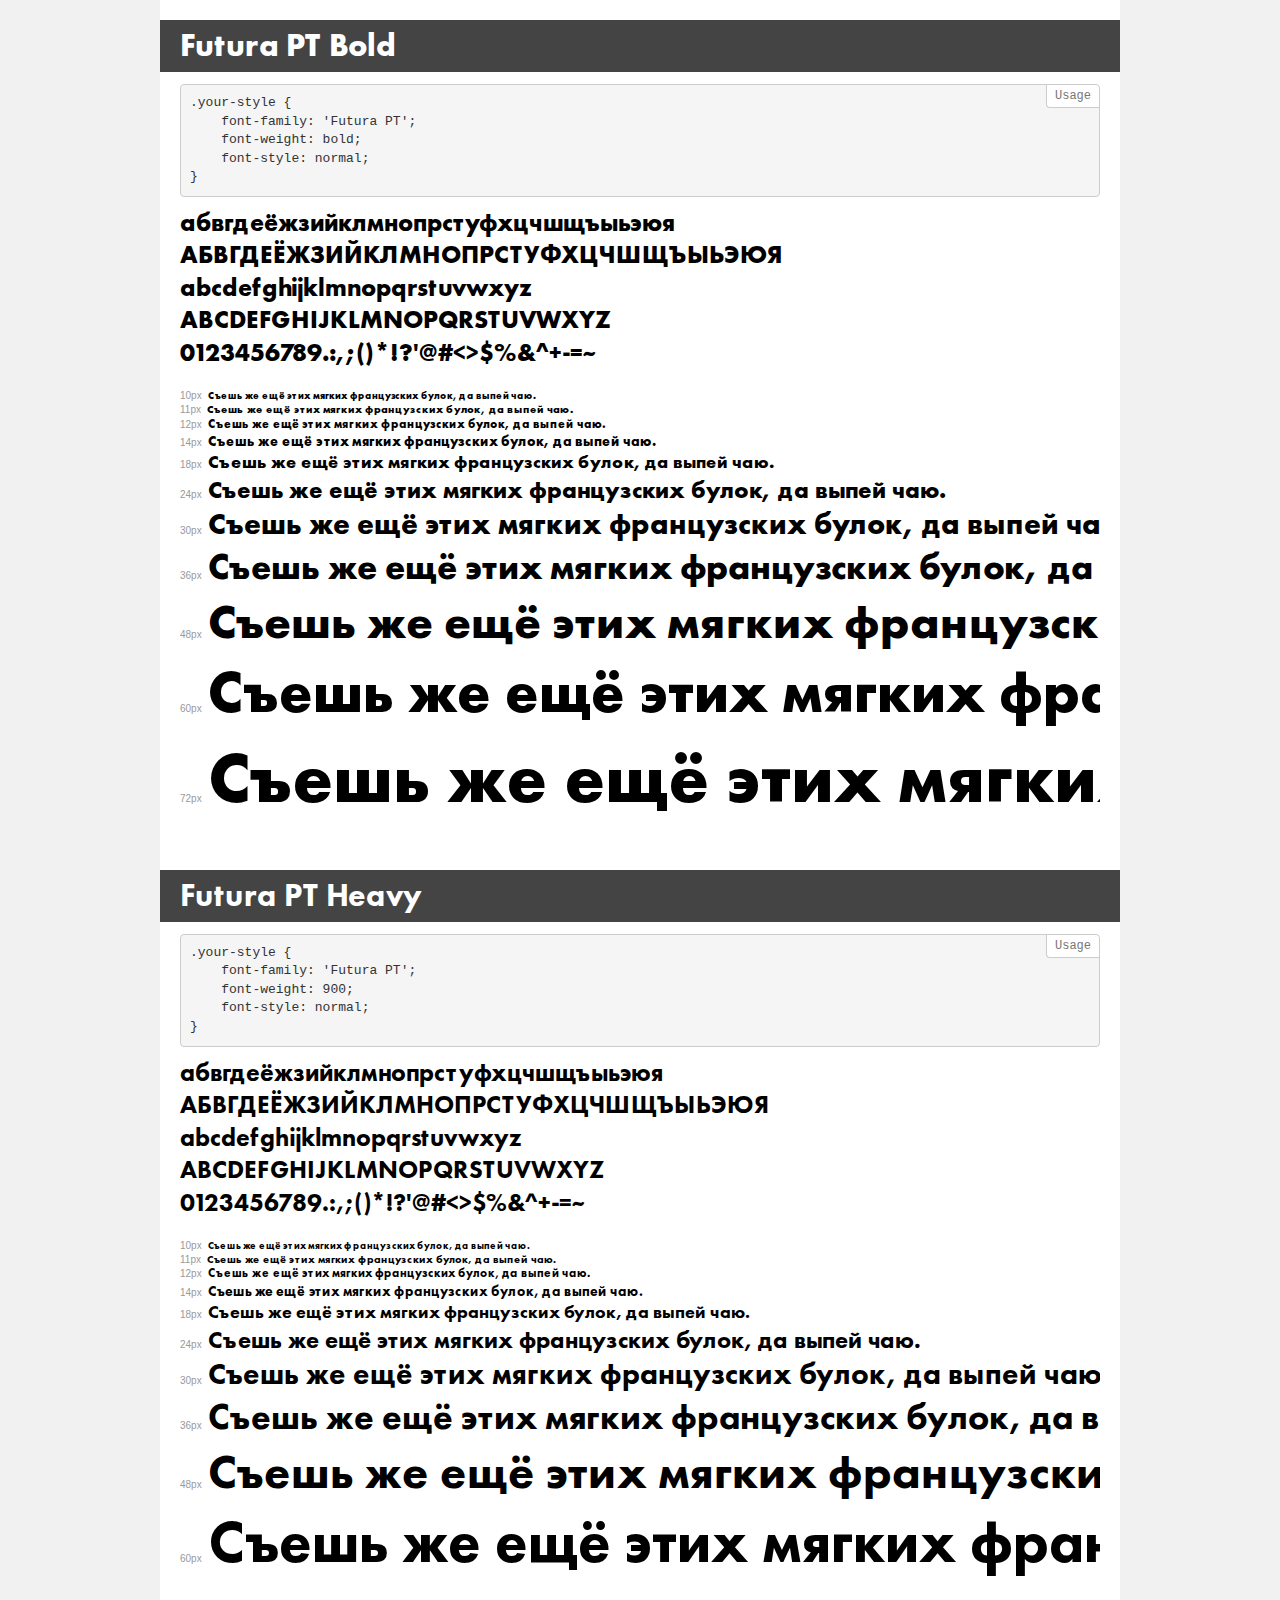
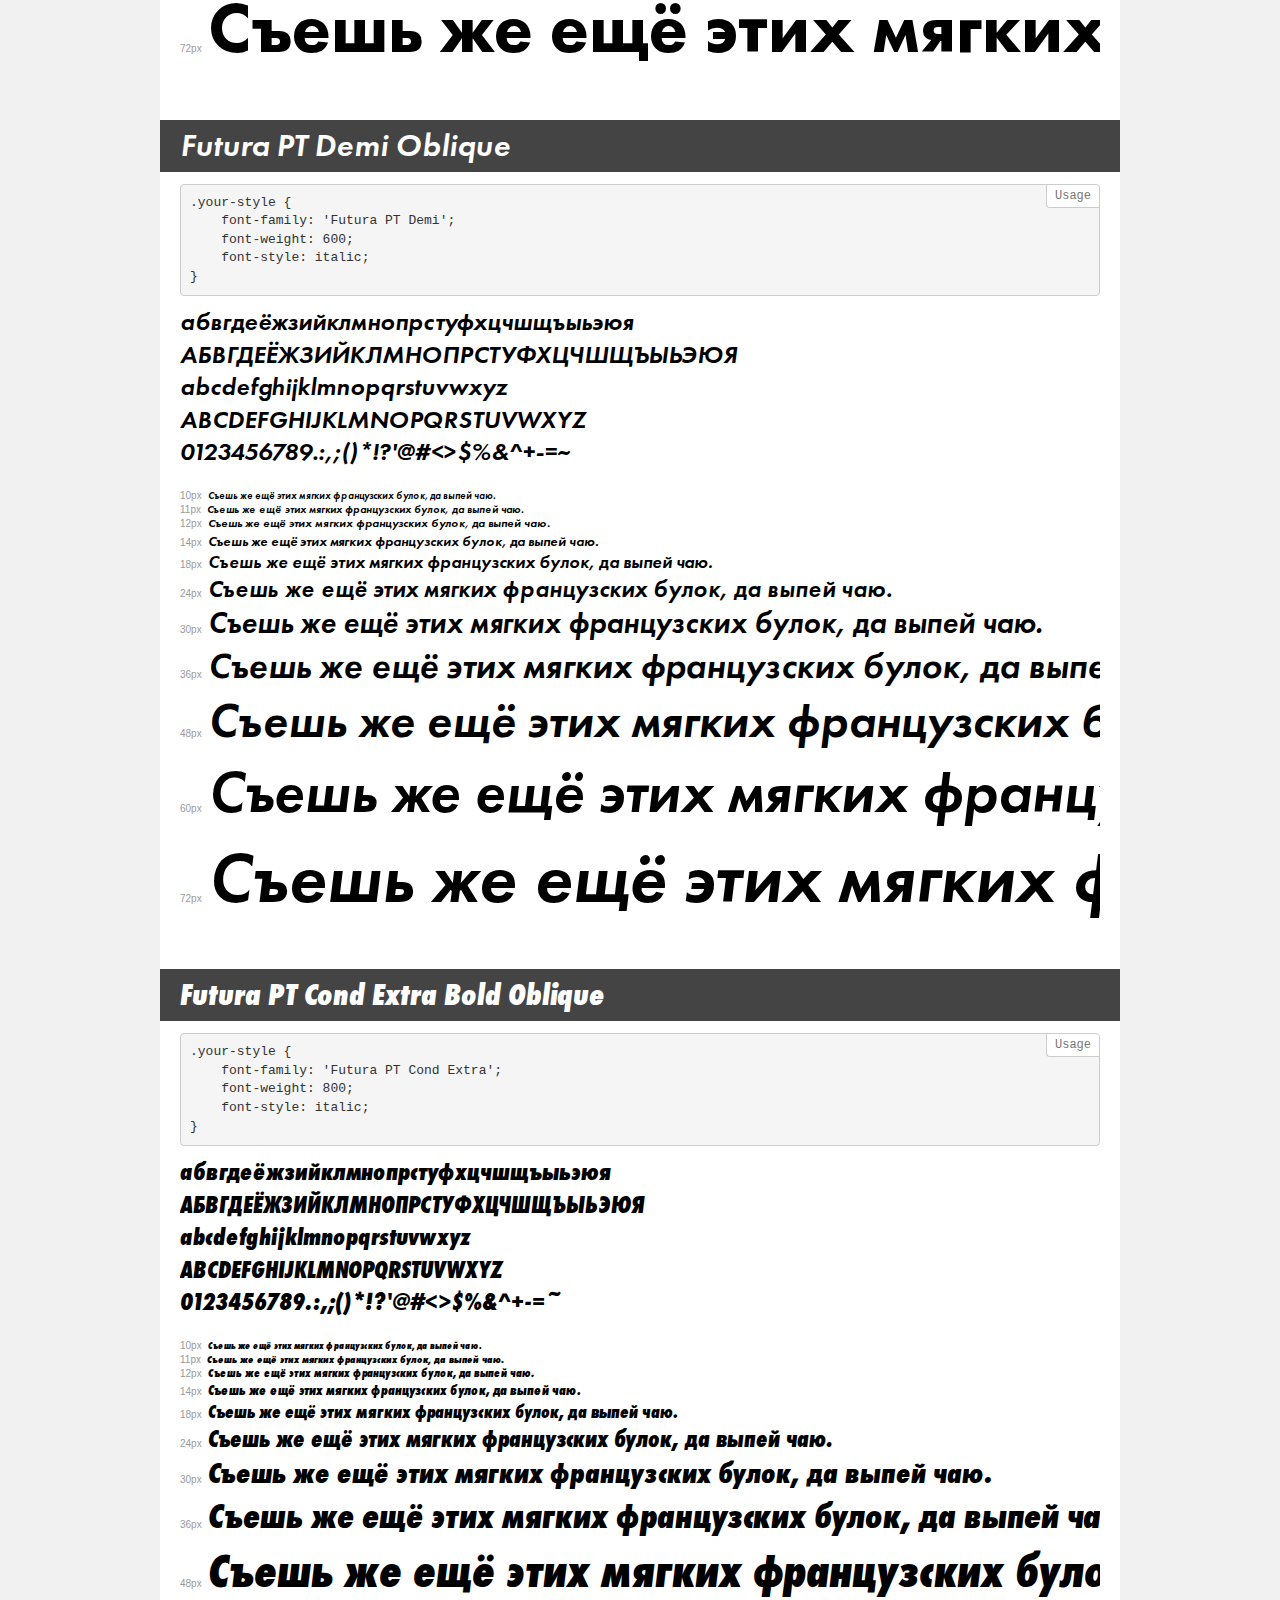
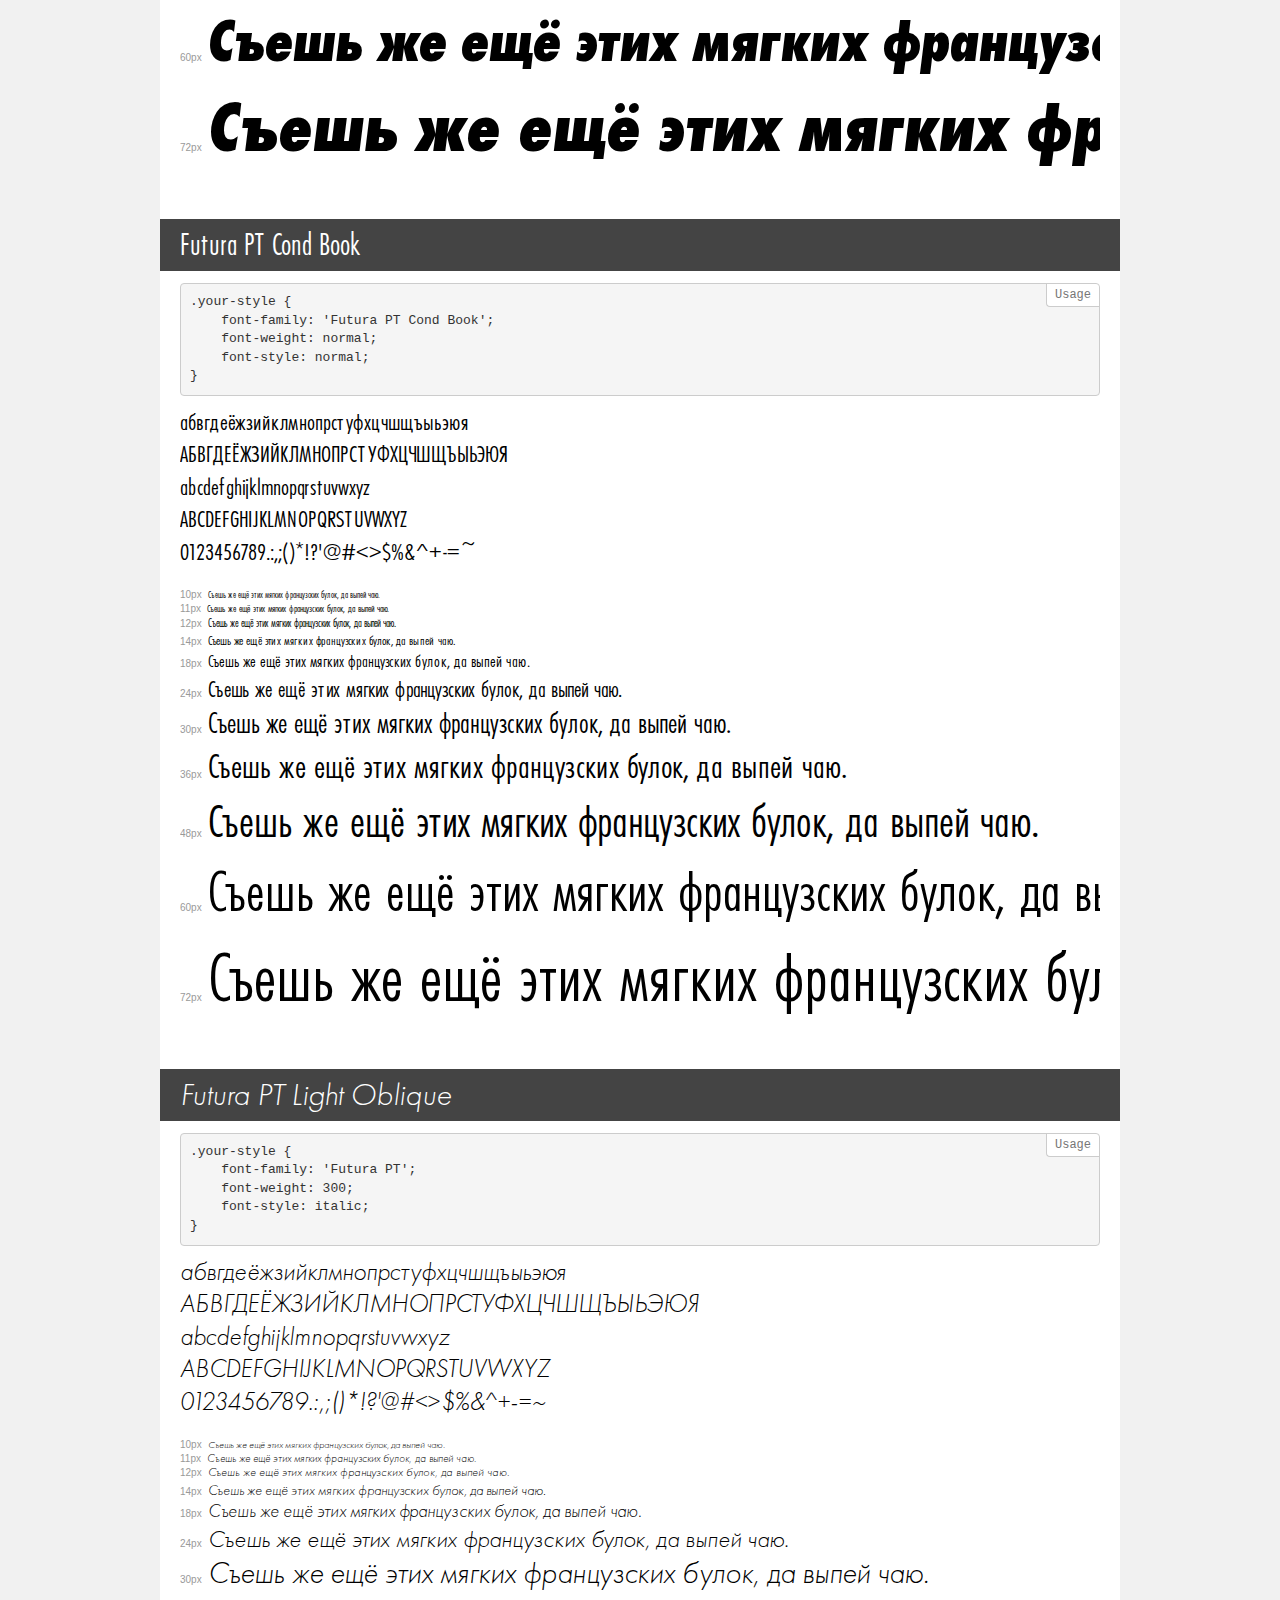
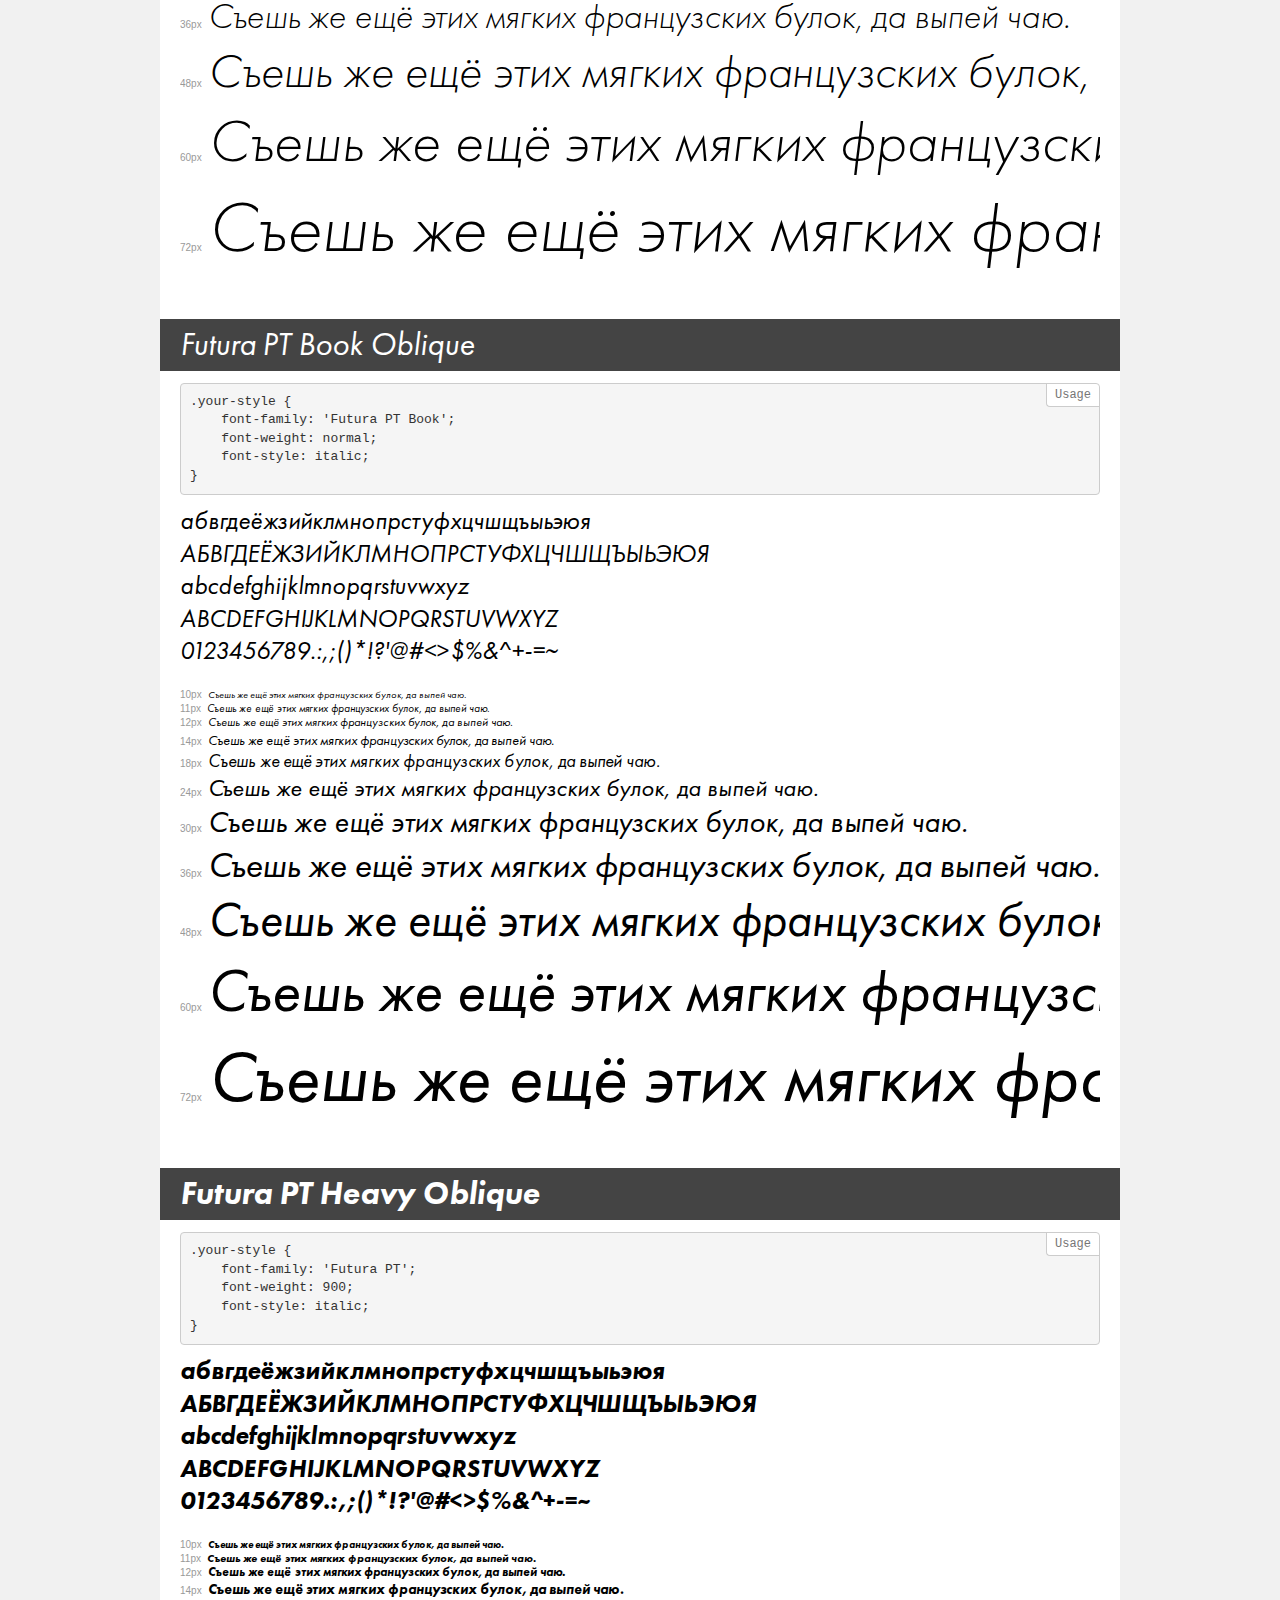
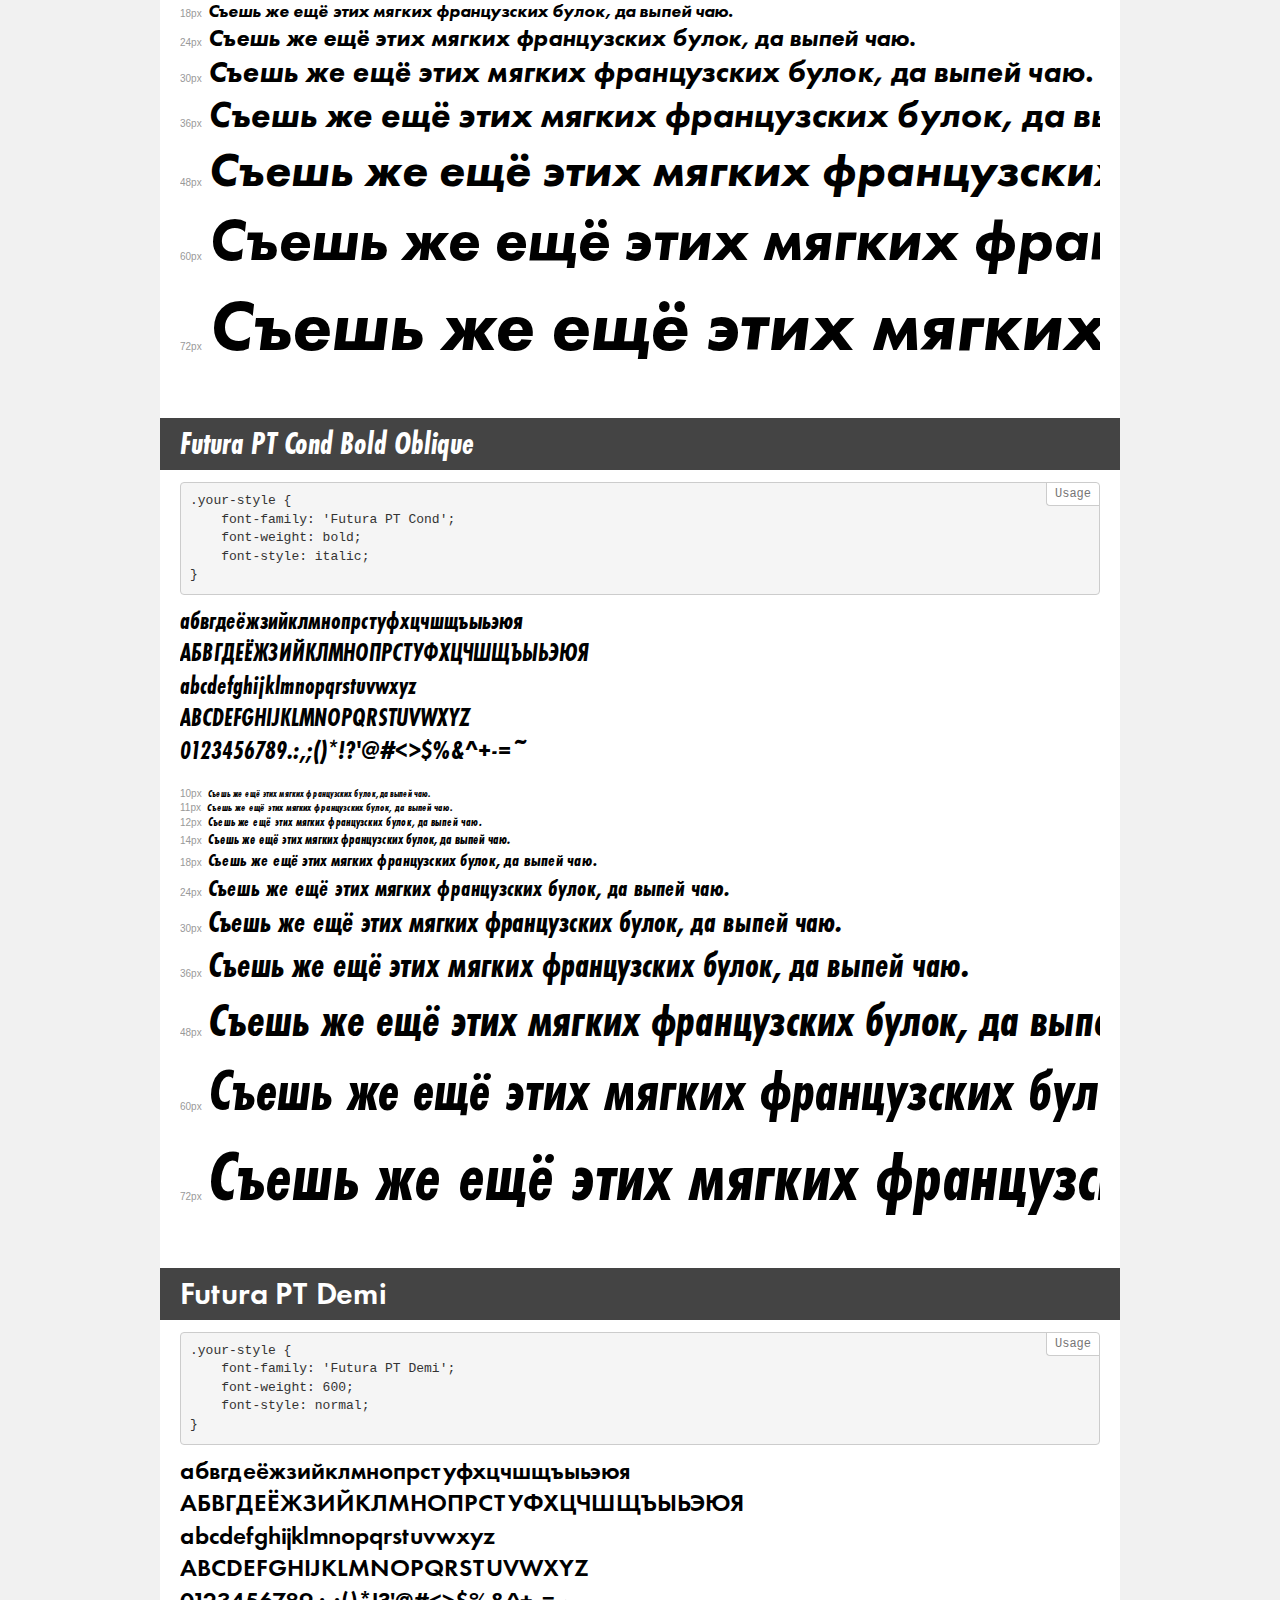
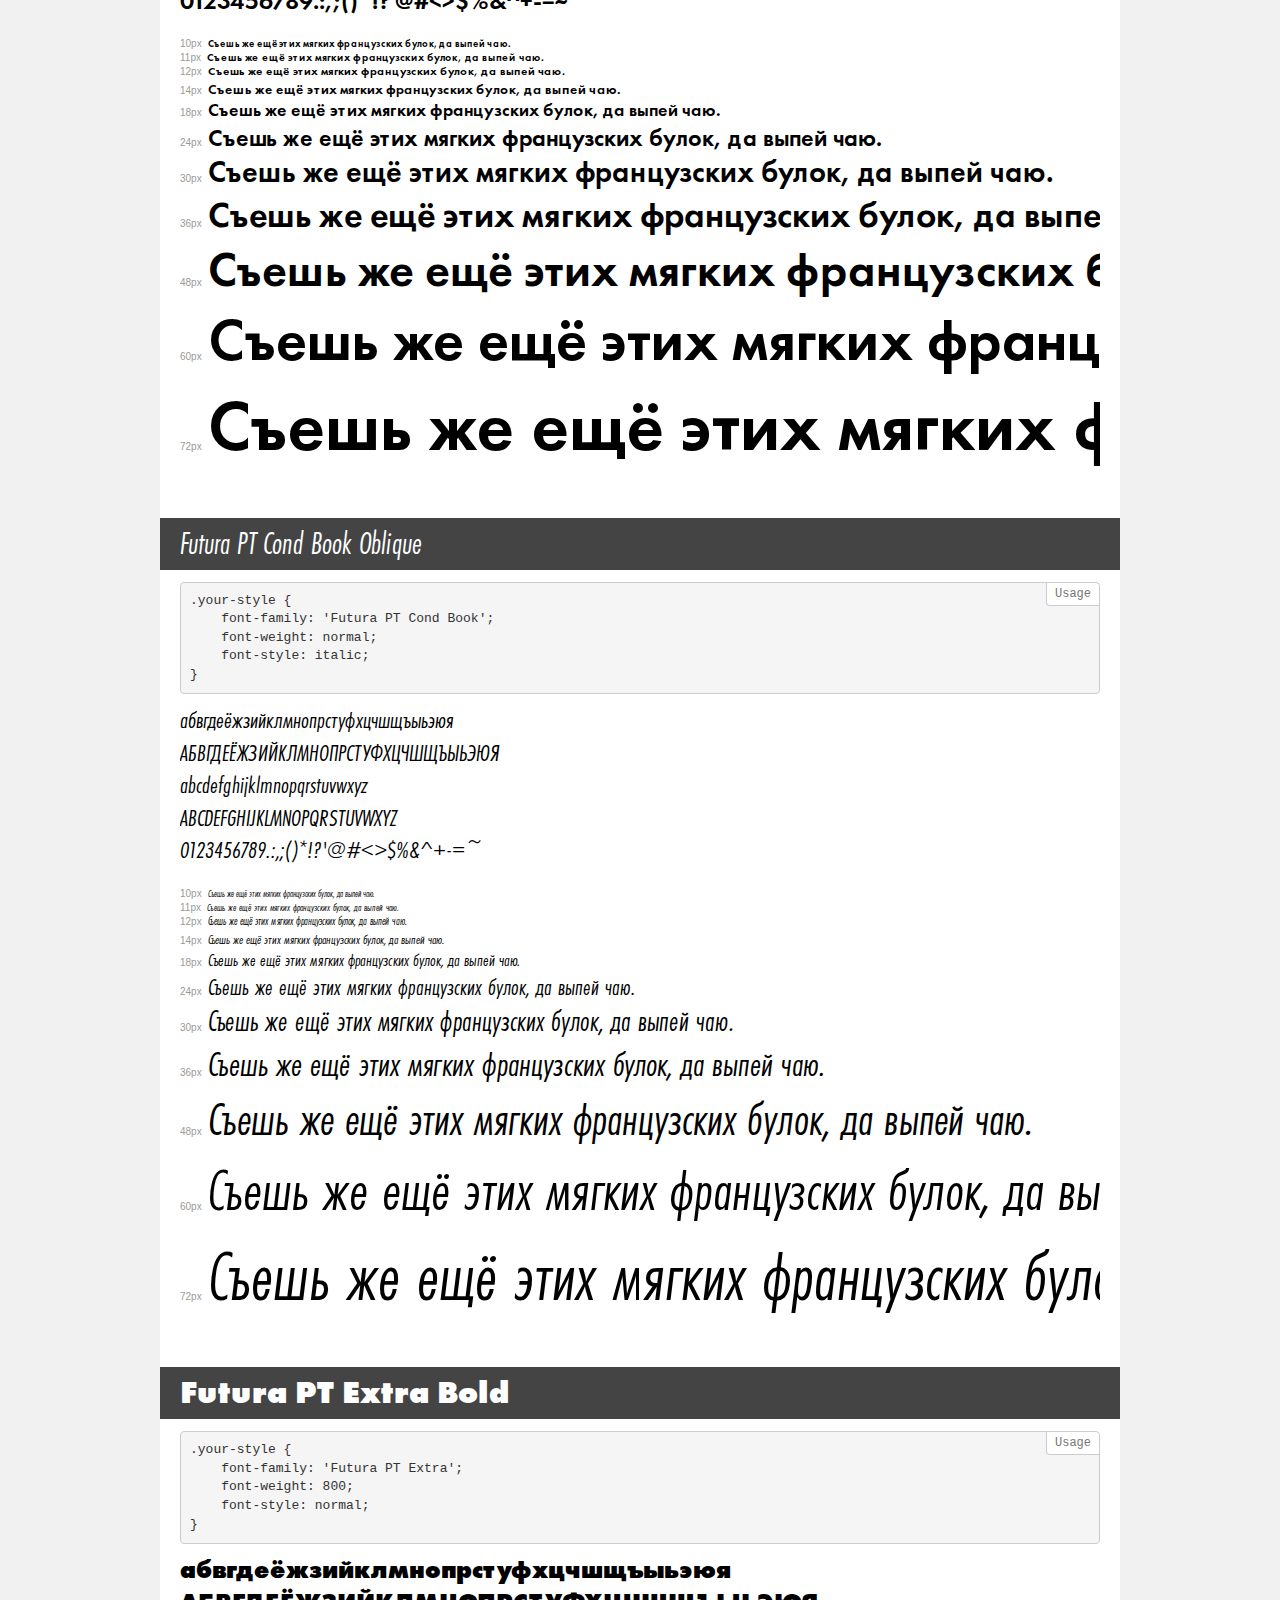
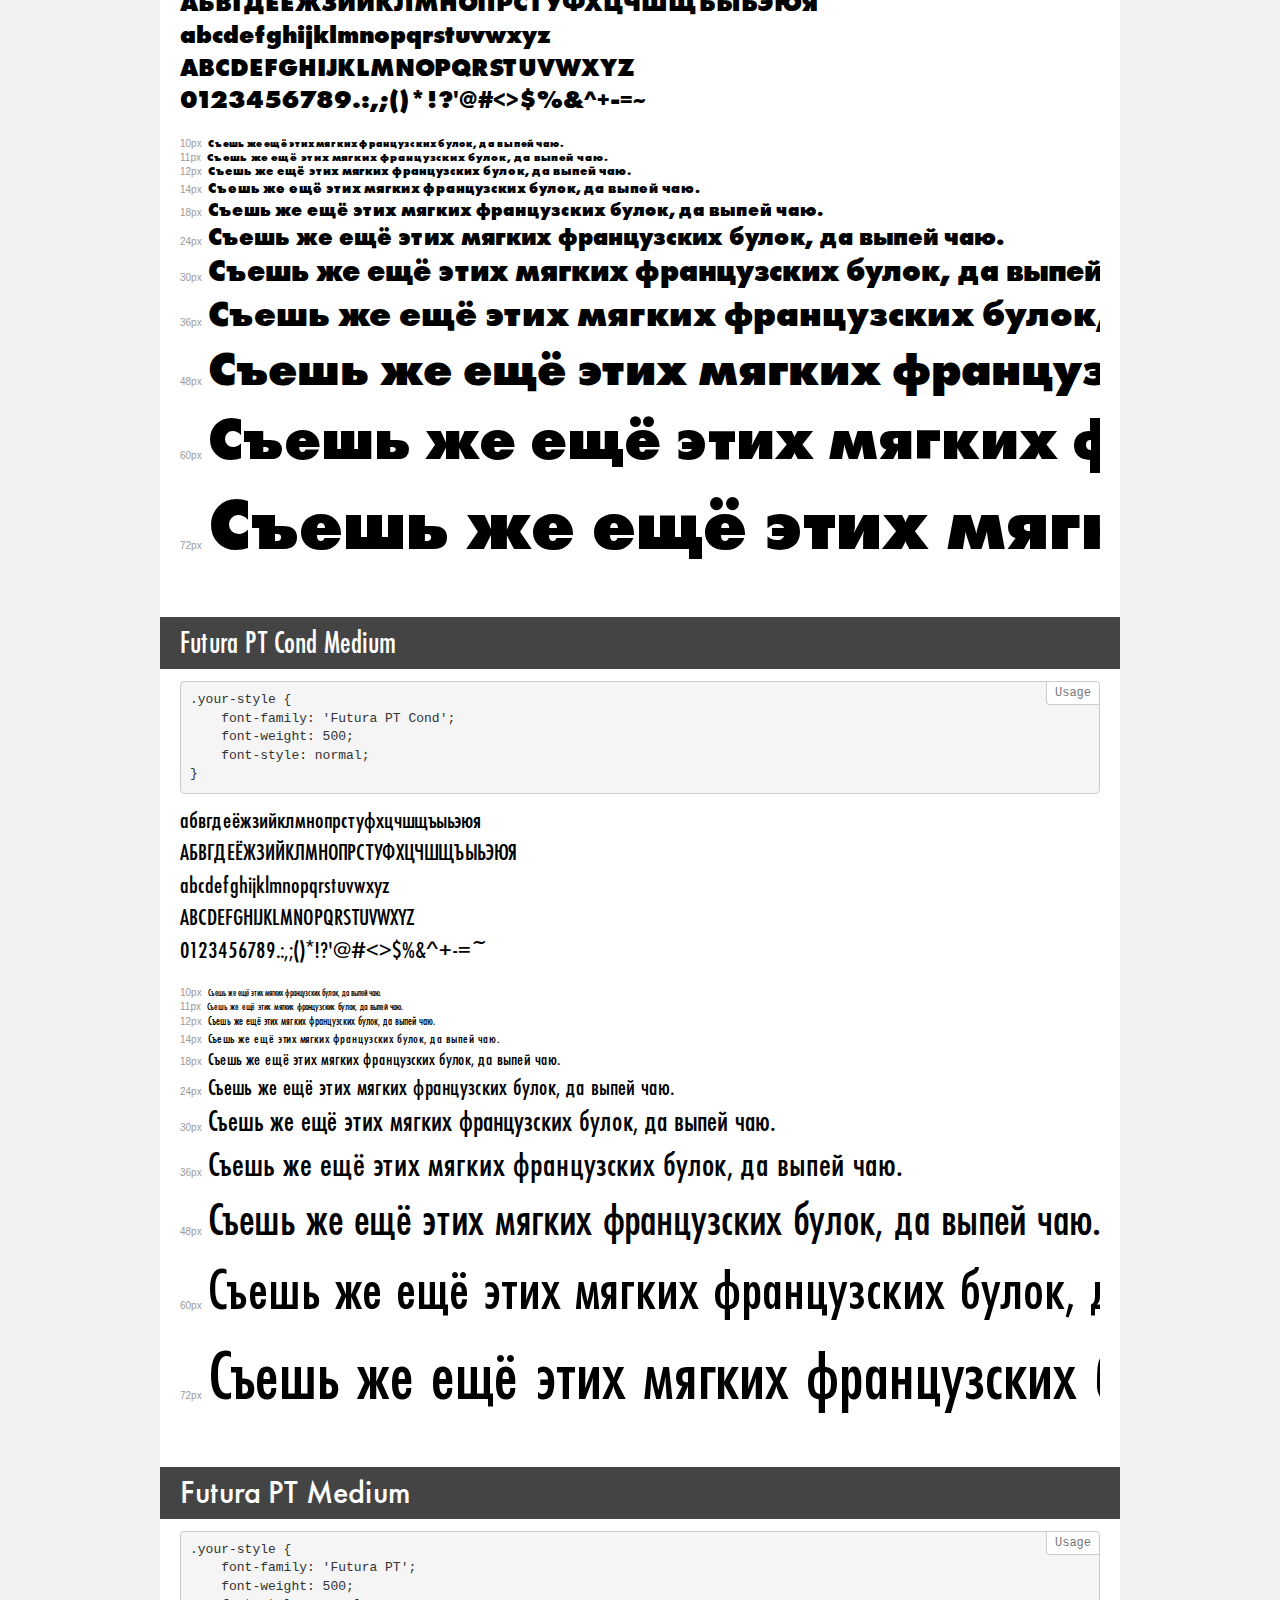
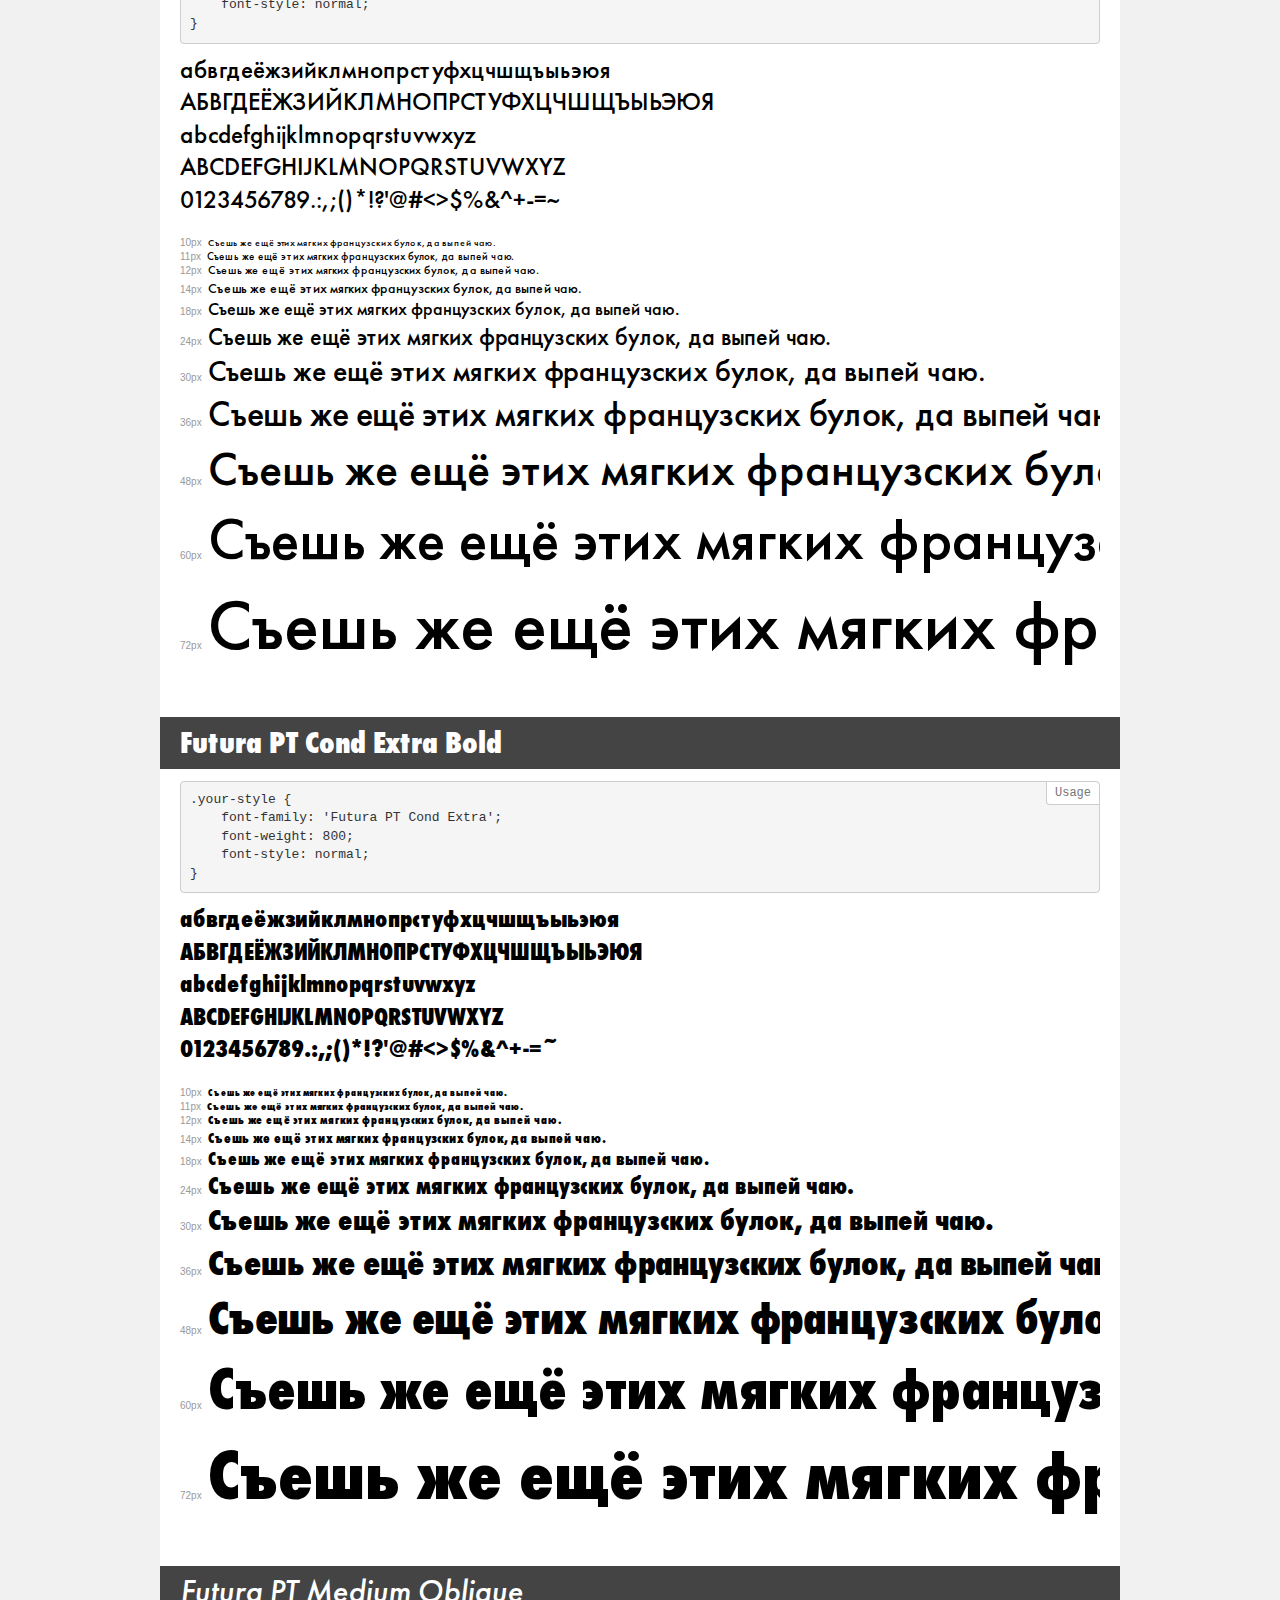
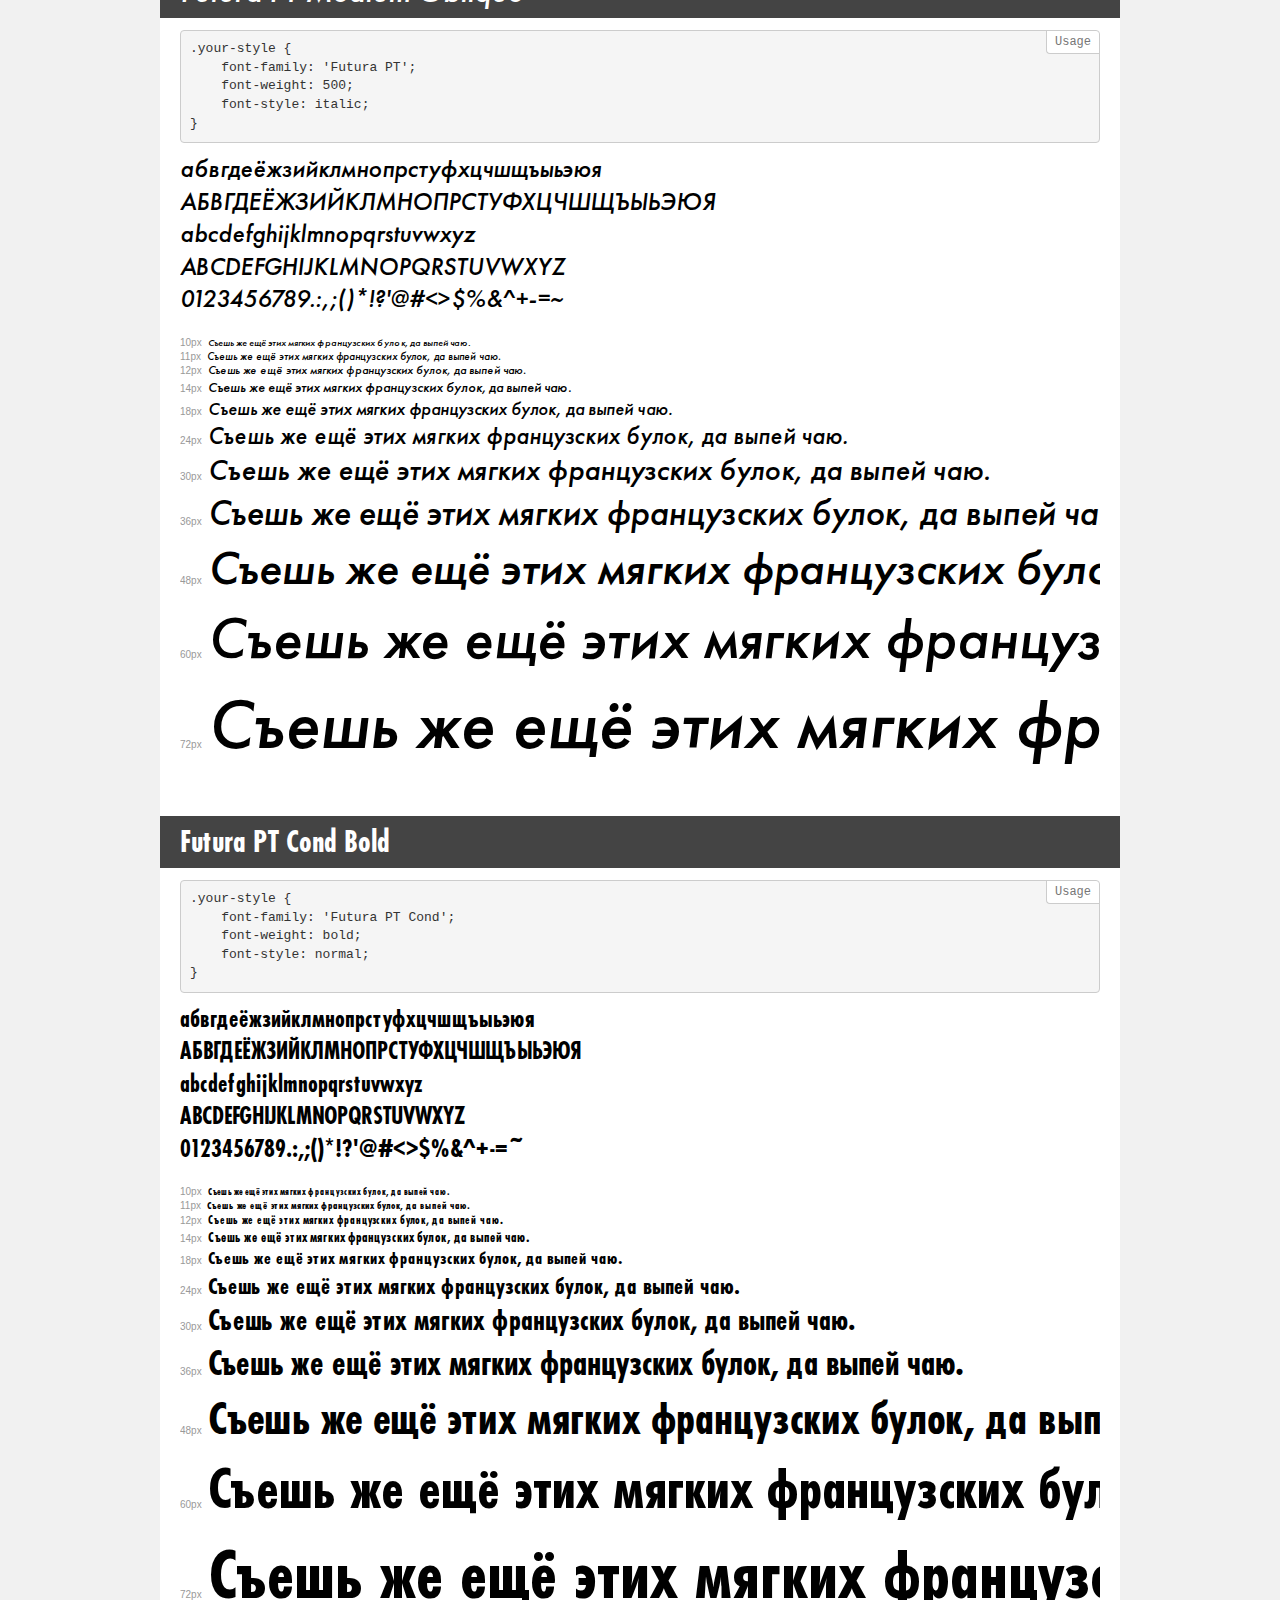
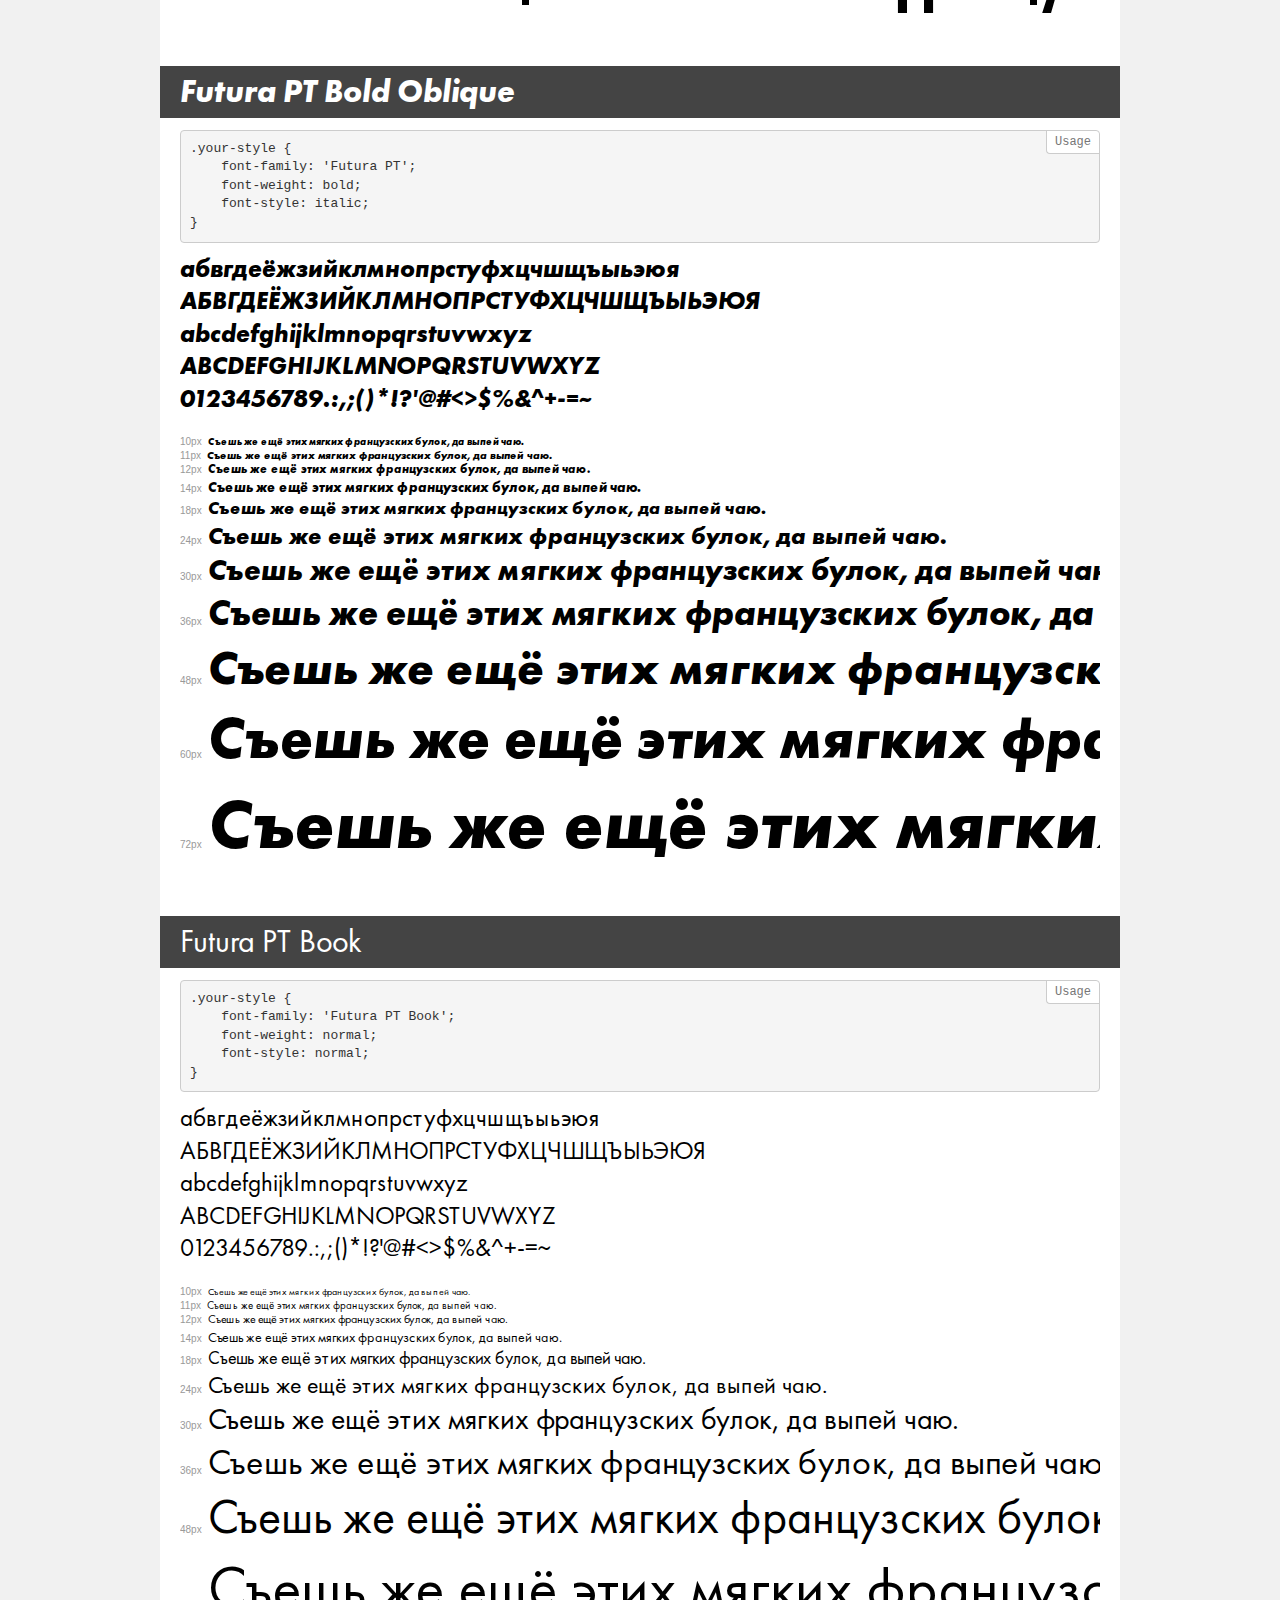
<file: fonts/futura/demo.html>
<!DOCTYPE html>
<html>
<head>
    <meta charset="utf-8">
    <meta http-equiv="X-UA-Compatible" content="IE=edge">
    <meta name="viewport" content="width=device-width, initial-scale=1">
    <meta name="robots" content="noindex, noarchive">
    <meta name="format-detection" content="telephone=no">
    <title>Transfonter demo</title>
    <link href="stylesheet.css" rel="stylesheet">
    <style>
        /*
        http://meyerweb.com/eric/tools/css/reset/
        v2.0 | 20110126
        License: none (public domain)
        */
        html, body, div, span, applet, object, iframe,
        h1, h2, h3, h4, h5, h6, p, blockquote, pre,
        a, abbr, acronym, address, big, cite, code,
        del, dfn, em, img, ins, kbd, q, s, samp,
        small, strike, strong, sub, sup, tt, var,
        b, u, i, center,
        dl, dt, dd, ol, ul, li,
        fieldset, form, label, legend,
        table, caption, tbody, tfoot, thead, tr, th, td,
        article, aside, canvas, details, embed,
        figure, figcaption, footer, header, hgroup,
        menu, nav, output, ruby, section, summary,
        time, mark, audio, video {
            margin: 0;
            padding: 0;
            border: 0;
            font-size: 100%;
            font: inherit;
            vertical-align: baseline;
        }
        /* HTML5 display-role reset for older browsers */
        article, aside, details, figcaption, figure,
        footer, header, hgroup, menu, nav, section {
            display: block;
        }
        body {
            line-height: 1;
        }
        ol, ul {
            list-style: none;
        }
        blockquote, q {
            quotes: none;
        }
        blockquote:before, blockquote:after,
        q:before, q:after {
            content: '';
            content: none;
        }
        table {
            border-collapse: collapse;
            border-spacing: 0;
        }
        /* common styles */
        body {
            background: #f1f1f1;
            color: #000;
        }
        .page {
            background: #fff;
            width: 920px;
            margin: 0 auto;
            padding: 20px 20px 0 20px;
            overflow: hidden;
        }
        .font-container {
            overflow-x: auto;
            overflow-y: hidden;
            margin-bottom: 40px;
            line-height: 1.3;
            white-space: nowrap;
            padding-bottom: 5px;
        }
        h1 {
            position: relative;
            background: #444;
            font-size: 32px;
            color: #fff;
            padding: 10px 20px;
            margin: 0 -20px 12px -20px;
        }
        .letters {
            font-size: 25px;
            margin-bottom: 20px;
        }
        .s10:before {
            content: '10px';
        }
        .s11:before {
            content: '11px';
        }
        .s12:before {
            content: '12px';
        }
        .s14:before {
            content: '14px';
        }
        .s18:before {
            content: '18px';
        }
        .s24:before {
            content: '24px';
        }
        .s30:before {
            content: '30px';
        }
        .s36:before {
            content: '36px';
        }
        .s48:before {
            content: '48px';
        }
        .s60:before {
            content: '60px';
        }
        .s72:before {
            content: '72px';
        }
        .s10:before, .s11:before, .s12:before, .s14:before,
        .s18:before, .s24:before, .s30:before, .s36:before,
        .s48:before, .s60:before, .s72:before {
            font-family: Arial, sans-serif;
            font-size: 10px;
            font-weight: normal;
            font-style: normal;
            color: #999;
            padding-right: 6px;
        }
        pre {
            display: block;
            position: relative;
            padding: 9px;
            margin: 0 0 10px;
            font-family: Monaco, Menlo, Consolas, "Courier New", monospace !important;
            font-size: 13px;
            line-height: 1.428571429;
            color: #333;
            font-weight: normal !important;
            font-style: normal !important;
            background-color: #f5f5f5;
            border: 1px solid #ccc;
            overflow-x: auto;
            border-radius: 4px;
        }
        pre:after {
            display: block;
            position: absolute;
            right: 0;
            top: 0;
            content: 'Usage';
            line-height: 1;
            padding: 5px 8px;
            font-size: 12px;
            color: #767676;
            background-color: #fff;
            border: 1px solid #ccc;
            border-right: none;
            border-top: none;
            border-radius: 0 4px 0 4px;
            z-index: 10;
        }
        /* responsive */
        @media (max-width: 959px) {
            .page {
                width: auto;
                margin: 0;
            }
        }
    </style>
</head>
<body>
<div class="page">
    <div class="demo" style="font-family: 'Futura PT'; font-weight: bold; font-style: normal;">
        <h1>Futura PT Bold</h1>
        <pre>.your-style {
    font-family: 'Futura PT';
    font-weight: bold;
    font-style: normal;
}</pre>
        <div class="font-container">
            <p class="letters">
                абвгдеёжзийклмнопрстуфхцчшщъыьэюя<br>
АБВГДЕЁЖЗИЙКЛМНОПРСТУФХЦЧШЩЪЫЬЭЮЯ<br>
abcdefghijklmnopqrstuvwxyz<br>
ABCDEFGHIJKLMNOPQRSTUVWXYZ<br>
                0123456789.:,;()*!?'@#<>$%&^+-=~
            </p>
            <p class="s10" style="font-size: 10px;">Съешь же ещё этих мягких французских булок, да выпей чаю.</p>
            <p class="s11" style="font-size: 11px;">Съешь же ещё этих мягких французских булок, да выпей чаю.</p>
            <p class="s12" style="font-size: 12px;">Съешь же ещё этих мягких французских булок, да выпей чаю.</p>
            <p class="s14" style="font-size: 14px;">Съешь же ещё этих мягких французских булок, да выпей чаю.</p>
            <p class="s18" style="font-size: 18px;">Съешь же ещё этих мягких французских булок, да выпей чаю.</p>
            <p class="s24" style="font-size: 24px;">Съешь же ещё этих мягких французских булок, да выпей чаю.</p>
            <p class="s30" style="font-size: 30px;">Съешь же ещё этих мягких французских булок, да выпей чаю.</p>
            <p class="s36" style="font-size: 36px;">Съешь же ещё этих мягких французских булок, да выпей чаю.</p>
            <p class="s48" style="font-size: 48px;">Съешь же ещё этих мягких французских булок, да выпей чаю.</p>
            <p class="s60" style="font-size: 60px;">Съешь же ещё этих мягких французских булок, да выпей чаю.</p>
            <p class="s72" style="font-size: 72px;">Съешь же ещё этих мягких французских булок, да выпей чаю.</p>
        </div>
    </div>
    <div class="demo" style="font-family: 'Futura PT'; font-weight: 900; font-style: normal;">
        <h1>Futura PT Heavy</h1>
        <pre>.your-style {
    font-family: 'Futura PT';
    font-weight: 900;
    font-style: normal;
}</pre>
        <div class="font-container">
            <p class="letters">
                абвгдеёжзийклмнопрстуфхцчшщъыьэюя<br>
АБВГДЕЁЖЗИЙКЛМНОПРСТУФХЦЧШЩЪЫЬЭЮЯ<br>
abcdefghijklmnopqrstuvwxyz<br>
ABCDEFGHIJKLMNOPQRSTUVWXYZ<br>
                0123456789.:,;()*!?'@#<>$%&^+-=~
            </p>
            <p class="s10" style="font-size: 10px;">Съешь же ещё этих мягких французских булок, да выпей чаю.</p>
            <p class="s11" style="font-size: 11px;">Съешь же ещё этих мягких французских булок, да выпей чаю.</p>
            <p class="s12" style="font-size: 12px;">Съешь же ещё этих мягких французских булок, да выпей чаю.</p>
            <p class="s14" style="font-size: 14px;">Съешь же ещё этих мягких французских булок, да выпей чаю.</p>
            <p class="s18" style="font-size: 18px;">Съешь же ещё этих мягких французских булок, да выпей чаю.</p>
            <p class="s24" style="font-size: 24px;">Съешь же ещё этих мягких французских булок, да выпей чаю.</p>
            <p class="s30" style="font-size: 30px;">Съешь же ещё этих мягких французских булок, да выпей чаю.</p>
            <p class="s36" style="font-size: 36px;">Съешь же ещё этих мягких французских булок, да выпей чаю.</p>
            <p class="s48" style="font-size: 48px;">Съешь же ещё этих мягких французских булок, да выпей чаю.</p>
            <p class="s60" style="font-size: 60px;">Съешь же ещё этих мягких французских булок, да выпей чаю.</p>
            <p class="s72" style="font-size: 72px;">Съешь же ещё этих мягких французских булок, да выпей чаю.</p>
        </div>
    </div>
    <div class="demo" style="font-family: 'Futura PT Demi'; font-weight: 600; font-style: italic;">
        <h1>Futura PT Demi Oblique</h1>
        <pre>.your-style {
    font-family: 'Futura PT Demi';
    font-weight: 600;
    font-style: italic;
}</pre>
        <div class="font-container">
            <p class="letters">
                абвгдеёжзийклмнопрстуфхцчшщъыьэюя<br>
АБВГДЕЁЖЗИЙКЛМНОПРСТУФХЦЧШЩЪЫЬЭЮЯ<br>
abcdefghijklmnopqrstuvwxyz<br>
ABCDEFGHIJKLMNOPQRSTUVWXYZ<br>
                0123456789.:,;()*!?'@#<>$%&^+-=~
            </p>
            <p class="s10" style="font-size: 10px;">Съешь же ещё этих мягких французских булок, да выпей чаю.</p>
            <p class="s11" style="font-size: 11px;">Съешь же ещё этих мягких французских булок, да выпей чаю.</p>
            <p class="s12" style="font-size: 12px;">Съешь же ещё этих мягких французских булок, да выпей чаю.</p>
            <p class="s14" style="font-size: 14px;">Съешь же ещё этих мягких французских булок, да выпей чаю.</p>
            <p class="s18" style="font-size: 18px;">Съешь же ещё этих мягких французских булок, да выпей чаю.</p>
            <p class="s24" style="font-size: 24px;">Съешь же ещё этих мягких французских булок, да выпей чаю.</p>
            <p class="s30" style="font-size: 30px;">Съешь же ещё этих мягких французских булок, да выпей чаю.</p>
            <p class="s36" style="font-size: 36px;">Съешь же ещё этих мягких французских булок, да выпей чаю.</p>
            <p class="s48" style="font-size: 48px;">Съешь же ещё этих мягких французских булок, да выпей чаю.</p>
            <p class="s60" style="font-size: 60px;">Съешь же ещё этих мягких французских булок, да выпей чаю.</p>
            <p class="s72" style="font-size: 72px;">Съешь же ещё этих мягких французских булок, да выпей чаю.</p>
        </div>
    </div>
    <div class="demo" style="font-family: 'Futura PT Cond Extra'; font-weight: 800; font-style: italic;">
        <h1>Futura PT Cond Extra Bold Oblique</h1>
        <pre>.your-style {
    font-family: 'Futura PT Cond Extra';
    font-weight: 800;
    font-style: italic;
}</pre>
        <div class="font-container">
            <p class="letters">
                абвгдеёжзийклмнопрстуфхцчшщъыьэюя<br>
АБВГДЕЁЖЗИЙКЛМНОПРСТУФХЦЧШЩЪЫЬЭЮЯ<br>
abcdefghijklmnopqrstuvwxyz<br>
ABCDEFGHIJKLMNOPQRSTUVWXYZ<br>
                0123456789.:,;()*!?'@#<>$%&^+-=~
            </p>
            <p class="s10" style="font-size: 10px;">Съешь же ещё этих мягких французских булок, да выпей чаю.</p>
            <p class="s11" style="font-size: 11px;">Съешь же ещё этих мягких французских булок, да выпей чаю.</p>
            <p class="s12" style="font-size: 12px;">Съешь же ещё этих мягких французских булок, да выпей чаю.</p>
            <p class="s14" style="font-size: 14px;">Съешь же ещё этих мягких французских булок, да выпей чаю.</p>
            <p class="s18" style="font-size: 18px;">Съешь же ещё этих мягких французских булок, да выпей чаю.</p>
            <p class="s24" style="font-size: 24px;">Съешь же ещё этих мягких французских булок, да выпей чаю.</p>
            <p class="s30" style="font-size: 30px;">Съешь же ещё этих мягких французских булок, да выпей чаю.</p>
            <p class="s36" style="font-size: 36px;">Съешь же ещё этих мягких французских булок, да выпей чаю.</p>
            <p class="s48" style="font-size: 48px;">Съешь же ещё этих мягких французских булок, да выпей чаю.</p>
            <p class="s60" style="font-size: 60px;">Съешь же ещё этих мягких французских булок, да выпей чаю.</p>
            <p class="s72" style="font-size: 72px;">Съешь же ещё этих мягких французских булок, да выпей чаю.</p>
        </div>
    </div>
    <div class="demo" style="font-family: 'Futura PT Cond Book'; font-weight: normal; font-style: normal;">
        <h1>Futura PT Cond Book</h1>
        <pre>.your-style {
    font-family: 'Futura PT Cond Book';
    font-weight: normal;
    font-style: normal;
}</pre>
        <div class="font-container">
            <p class="letters">
                абвгдеёжзийклмнопрстуфхцчшщъыьэюя<br>
АБВГДЕЁЖЗИЙКЛМНОПРСТУФХЦЧШЩЪЫЬЭЮЯ<br>
abcdefghijklmnopqrstuvwxyz<br>
ABCDEFGHIJKLMNOPQRSTUVWXYZ<br>
                0123456789.:,;()*!?'@#<>$%&^+-=~
            </p>
            <p class="s10" style="font-size: 10px;">Съешь же ещё этих мягких французских булок, да выпей чаю.</p>
            <p class="s11" style="font-size: 11px;">Съешь же ещё этих мягких французских булок, да выпей чаю.</p>
            <p class="s12" style="font-size: 12px;">Съешь же ещё этих мягких французских булок, да выпей чаю.</p>
            <p class="s14" style="font-size: 14px;">Съешь же ещё этих мягких французских булок, да выпей чаю.</p>
            <p class="s18" style="font-size: 18px;">Съешь же ещё этих мягких французских булок, да выпей чаю.</p>
            <p class="s24" style="font-size: 24px;">Съешь же ещё этих мягких французских булок, да выпей чаю.</p>
            <p class="s30" style="font-size: 30px;">Съешь же ещё этих мягких французских булок, да выпей чаю.</p>
            <p class="s36" style="font-size: 36px;">Съешь же ещё этих мягких французских булок, да выпей чаю.</p>
            <p class="s48" style="font-size: 48px;">Съешь же ещё этих мягких французских булок, да выпей чаю.</p>
            <p class="s60" style="font-size: 60px;">Съешь же ещё этих мягких французских булок, да выпей чаю.</p>
            <p class="s72" style="font-size: 72px;">Съешь же ещё этих мягких французских булок, да выпей чаю.</p>
        </div>
    </div>
    <div class="demo" style="font-family: 'Futura PT'; font-weight: 300; font-style: italic;">
        <h1>Futura PT Light Oblique</h1>
        <pre>.your-style {
    font-family: 'Futura PT';
    font-weight: 300;
    font-style: italic;
}</pre>
        <div class="font-container">
            <p class="letters">
                абвгдеёжзийклмнопрстуфхцчшщъыьэюя<br>
АБВГДЕЁЖЗИЙКЛМНОПРСТУФХЦЧШЩЪЫЬЭЮЯ<br>
abcdefghijklmnopqrstuvwxyz<br>
ABCDEFGHIJKLMNOPQRSTUVWXYZ<br>
                0123456789.:,;()*!?'@#<>$%&^+-=~
            </p>
            <p class="s10" style="font-size: 10px;">Съешь же ещё этих мягких французских булок, да выпей чаю.</p>
            <p class="s11" style="font-size: 11px;">Съешь же ещё этих мягких французских булок, да выпей чаю.</p>
            <p class="s12" style="font-size: 12px;">Съешь же ещё этих мягких французских булок, да выпей чаю.</p>
            <p class="s14" style="font-size: 14px;">Съешь же ещё этих мягких французских булок, да выпей чаю.</p>
            <p class="s18" style="font-size: 18px;">Съешь же ещё этих мягких французских булок, да выпей чаю.</p>
            <p class="s24" style="font-size: 24px;">Съешь же ещё этих мягких французских булок, да выпей чаю.</p>
            <p class="s30" style="font-size: 30px;">Съешь же ещё этих мягких французских булок, да выпей чаю.</p>
            <p class="s36" style="font-size: 36px;">Съешь же ещё этих мягких французских булок, да выпей чаю.</p>
            <p class="s48" style="font-size: 48px;">Съешь же ещё этих мягких французских булок, да выпей чаю.</p>
            <p class="s60" style="font-size: 60px;">Съешь же ещё этих мягких французских булок, да выпей чаю.</p>
            <p class="s72" style="font-size: 72px;">Съешь же ещё этих мягких французских булок, да выпей чаю.</p>
        </div>
    </div>
    <div class="demo" style="font-family: 'Futura PT Book'; font-weight: normal; font-style: italic;">
        <h1>Futura PT Book Oblique</h1>
        <pre>.your-style {
    font-family: 'Futura PT Book';
    font-weight: normal;
    font-style: italic;
}</pre>
        <div class="font-container">
            <p class="letters">
                абвгдеёжзийклмнопрстуфхцчшщъыьэюя<br>
АБВГДЕЁЖЗИЙКЛМНОПРСТУФХЦЧШЩЪЫЬЭЮЯ<br>
abcdefghijklmnopqrstuvwxyz<br>
ABCDEFGHIJKLMNOPQRSTUVWXYZ<br>
                0123456789.:,;()*!?'@#<>$%&^+-=~
            </p>
            <p class="s10" style="font-size: 10px;">Съешь же ещё этих мягких французских булок, да выпей чаю.</p>
            <p class="s11" style="font-size: 11px;">Съешь же ещё этих мягких французских булок, да выпей чаю.</p>
            <p class="s12" style="font-size: 12px;">Съешь же ещё этих мягких французских булок, да выпей чаю.</p>
            <p class="s14" style="font-size: 14px;">Съешь же ещё этих мягких французских булок, да выпей чаю.</p>
            <p class="s18" style="font-size: 18px;">Съешь же ещё этих мягких французских булок, да выпей чаю.</p>
            <p class="s24" style="font-size: 24px;">Съешь же ещё этих мягких французских булок, да выпей чаю.</p>
            <p class="s30" style="font-size: 30px;">Съешь же ещё этих мягких французских булок, да выпей чаю.</p>
            <p class="s36" style="font-size: 36px;">Съешь же ещё этих мягких французских булок, да выпей чаю.</p>
            <p class="s48" style="font-size: 48px;">Съешь же ещё этих мягких французских булок, да выпей чаю.</p>
            <p class="s60" style="font-size: 60px;">Съешь же ещё этих мягких французских булок, да выпей чаю.</p>
            <p class="s72" style="font-size: 72px;">Съешь же ещё этих мягких французских булок, да выпей чаю.</p>
        </div>
    </div>
    <div class="demo" style="font-family: 'Futura PT'; font-weight: 900; font-style: italic;">
        <h1>Futura PT Heavy Oblique</h1>
        <pre>.your-style {
    font-family: 'Futura PT';
    font-weight: 900;
    font-style: italic;
}</pre>
        <div class="font-container">
            <p class="letters">
                абвгдеёжзийклмнопрстуфхцчшщъыьэюя<br>
АБВГДЕЁЖЗИЙКЛМНОПРСТУФХЦЧШЩЪЫЬЭЮЯ<br>
abcdefghijklmnopqrstuvwxyz<br>
ABCDEFGHIJKLMNOPQRSTUVWXYZ<br>
                0123456789.:,;()*!?'@#<>$%&^+-=~
            </p>
            <p class="s10" style="font-size: 10px;">Съешь же ещё этих мягких французских булок, да выпей чаю.</p>
            <p class="s11" style="font-size: 11px;">Съешь же ещё этих мягких французских булок, да выпей чаю.</p>
            <p class="s12" style="font-size: 12px;">Съешь же ещё этих мягких французских булок, да выпей чаю.</p>
            <p class="s14" style="font-size: 14px;">Съешь же ещё этих мягких французских булок, да выпей чаю.</p>
            <p class="s18" style="font-size: 18px;">Съешь же ещё этих мягких французских булок, да выпей чаю.</p>
            <p class="s24" style="font-size: 24px;">Съешь же ещё этих мягких французских булок, да выпей чаю.</p>
            <p class="s30" style="font-size: 30px;">Съешь же ещё этих мягких французских булок, да выпей чаю.</p>
            <p class="s36" style="font-size: 36px;">Съешь же ещё этих мягких французских булок, да выпей чаю.</p>
            <p class="s48" style="font-size: 48px;">Съешь же ещё этих мягких французских булок, да выпей чаю.</p>
            <p class="s60" style="font-size: 60px;">Съешь же ещё этих мягких французских булок, да выпей чаю.</p>
            <p class="s72" style="font-size: 72px;">Съешь же ещё этих мягких французских булок, да выпей чаю.</p>
        </div>
    </div>
    <div class="demo" style="font-family: 'Futura PT Cond'; font-weight: bold; font-style: italic;">
        <h1>Futura PT Cond Bold Oblique</h1>
        <pre>.your-style {
    font-family: 'Futura PT Cond';
    font-weight: bold;
    font-style: italic;
}</pre>
        <div class="font-container">
            <p class="letters">
                абвгдеёжзийклмнопрстуфхцчшщъыьэюя<br>
АБВГДЕЁЖЗИЙКЛМНОПРСТУФХЦЧШЩЪЫЬЭЮЯ<br>
abcdefghijklmnopqrstuvwxyz<br>
ABCDEFGHIJKLMNOPQRSTUVWXYZ<br>
                0123456789.:,;()*!?'@#<>$%&^+-=~
            </p>
            <p class="s10" style="font-size: 10px;">Съешь же ещё этих мягких французских булок, да выпей чаю.</p>
            <p class="s11" style="font-size: 11px;">Съешь же ещё этих мягких французских булок, да выпей чаю.</p>
            <p class="s12" style="font-size: 12px;">Съешь же ещё этих мягких французских булок, да выпей чаю.</p>
            <p class="s14" style="font-size: 14px;">Съешь же ещё этих мягких французских булок, да выпей чаю.</p>
            <p class="s18" style="font-size: 18px;">Съешь же ещё этих мягких французских булок, да выпей чаю.</p>
            <p class="s24" style="font-size: 24px;">Съешь же ещё этих мягких французских булок, да выпей чаю.</p>
            <p class="s30" style="font-size: 30px;">Съешь же ещё этих мягких французских булок, да выпей чаю.</p>
            <p class="s36" style="font-size: 36px;">Съешь же ещё этих мягких французских булок, да выпей чаю.</p>
            <p class="s48" style="font-size: 48px;">Съешь же ещё этих мягких французских булок, да выпей чаю.</p>
            <p class="s60" style="font-size: 60px;">Съешь же ещё этих мягких французских булок, да выпей чаю.</p>
            <p class="s72" style="font-size: 72px;">Съешь же ещё этих мягких французских булок, да выпей чаю.</p>
        </div>
    </div>
    <div class="demo" style="font-family: 'Futura PT Demi'; font-weight: 600; font-style: normal;">
        <h1>Futura PT Demi</h1>
        <pre>.your-style {
    font-family: 'Futura PT Demi';
    font-weight: 600;
    font-style: normal;
}</pre>
        <div class="font-container">
            <p class="letters">
                абвгдеёжзийклмнопрстуфхцчшщъыьэюя<br>
АБВГДЕЁЖЗИЙКЛМНОПРСТУФХЦЧШЩЪЫЬЭЮЯ<br>
abcdefghijklmnopqrstuvwxyz<br>
ABCDEFGHIJKLMNOPQRSTUVWXYZ<br>
                0123456789.:,;()*!?'@#<>$%&^+-=~
            </p>
            <p class="s10" style="font-size: 10px;">Съешь же ещё этих мягких французских булок, да выпей чаю.</p>
            <p class="s11" style="font-size: 11px;">Съешь же ещё этих мягких французских булок, да выпей чаю.</p>
            <p class="s12" style="font-size: 12px;">Съешь же ещё этих мягких французских булок, да выпей чаю.</p>
            <p class="s14" style="font-size: 14px;">Съешь же ещё этих мягких французских булок, да выпей чаю.</p>
            <p class="s18" style="font-size: 18px;">Съешь же ещё этих мягких французских булок, да выпей чаю.</p>
            <p class="s24" style="font-size: 24px;">Съешь же ещё этих мягких французских булок, да выпей чаю.</p>
            <p class="s30" style="font-size: 30px;">Съешь же ещё этих мягких французских булок, да выпей чаю.</p>
            <p class="s36" style="font-size: 36px;">Съешь же ещё этих мягких французских булок, да выпей чаю.</p>
            <p class="s48" style="font-size: 48px;">Съешь же ещё этих мягких французских булок, да выпей чаю.</p>
            <p class="s60" style="font-size: 60px;">Съешь же ещё этих мягких французских булок, да выпей чаю.</p>
            <p class="s72" style="font-size: 72px;">Съешь же ещё этих мягких французских булок, да выпей чаю.</p>
        </div>
    </div>
    <div class="demo" style="font-family: 'Futura PT Cond Book'; font-weight: normal; font-style: italic;">
        <h1>Futura PT Cond Book Oblique</h1>
        <pre>.your-style {
    font-family: 'Futura PT Cond Book';
    font-weight: normal;
    font-style: italic;
}</pre>
        <div class="font-container">
            <p class="letters">
                абвгдеёжзийклмнопрстуфхцчшщъыьэюя<br>
АБВГДЕЁЖЗИЙКЛМНОПРСТУФХЦЧШЩЪЫЬЭЮЯ<br>
abcdefghijklmnopqrstuvwxyz<br>
ABCDEFGHIJKLMNOPQRSTUVWXYZ<br>
                0123456789.:,;()*!?'@#<>$%&^+-=~
            </p>
            <p class="s10" style="font-size: 10px;">Съешь же ещё этих мягких французских булок, да выпей чаю.</p>
            <p class="s11" style="font-size: 11px;">Съешь же ещё этих мягких французских булок, да выпей чаю.</p>
            <p class="s12" style="font-size: 12px;">Съешь же ещё этих мягких французских булок, да выпей чаю.</p>
            <p class="s14" style="font-size: 14px;">Съешь же ещё этих мягких французских булок, да выпей чаю.</p>
            <p class="s18" style="font-size: 18px;">Съешь же ещё этих мягких французских булок, да выпей чаю.</p>
            <p class="s24" style="font-size: 24px;">Съешь же ещё этих мягких французских булок, да выпей чаю.</p>
            <p class="s30" style="font-size: 30px;">Съешь же ещё этих мягких французских булок, да выпей чаю.</p>
            <p class="s36" style="font-size: 36px;">Съешь же ещё этих мягких французских булок, да выпей чаю.</p>
            <p class="s48" style="font-size: 48px;">Съешь же ещё этих мягких французских булок, да выпей чаю.</p>
            <p class="s60" style="font-size: 60px;">Съешь же ещё этих мягких французских булок, да выпей чаю.</p>
            <p class="s72" style="font-size: 72px;">Съешь же ещё этих мягких французских булок, да выпей чаю.</p>
        </div>
    </div>
    <div class="demo" style="font-family: 'Futura PT Extra'; font-weight: 800; font-style: normal;">
        <h1>Futura PT Extra Bold</h1>
        <pre>.your-style {
    font-family: 'Futura PT Extra';
    font-weight: 800;
    font-style: normal;
}</pre>
        <div class="font-container">
            <p class="letters">
                абвгдеёжзийклмнопрстуфхцчшщъыьэюя<br>
АБВГДЕЁЖЗИЙКЛМНОПРСТУФХЦЧШЩЪЫЬЭЮЯ<br>
abcdefghijklmnopqrstuvwxyz<br>
ABCDEFGHIJKLMNOPQRSTUVWXYZ<br>
                0123456789.:,;()*!?'@#<>$%&^+-=~
            </p>
            <p class="s10" style="font-size: 10px;">Съешь же ещё этих мягких французских булок, да выпей чаю.</p>
            <p class="s11" style="font-size: 11px;">Съешь же ещё этих мягких французских булок, да выпей чаю.</p>
            <p class="s12" style="font-size: 12px;">Съешь же ещё этих мягких французских булок, да выпей чаю.</p>
            <p class="s14" style="font-size: 14px;">Съешь же ещё этих мягких французских булок, да выпей чаю.</p>
            <p class="s18" style="font-size: 18px;">Съешь же ещё этих мягких французских булок, да выпей чаю.</p>
            <p class="s24" style="font-size: 24px;">Съешь же ещё этих мягких французских булок, да выпей чаю.</p>
            <p class="s30" style="font-size: 30px;">Съешь же ещё этих мягких французских булок, да выпей чаю.</p>
            <p class="s36" style="font-size: 36px;">Съешь же ещё этих мягких французских булок, да выпей чаю.</p>
            <p class="s48" style="font-size: 48px;">Съешь же ещё этих мягких французских булок, да выпей чаю.</p>
            <p class="s60" style="font-size: 60px;">Съешь же ещё этих мягких французских булок, да выпей чаю.</p>
            <p class="s72" style="font-size: 72px;">Съешь же ещё этих мягких французских булок, да выпей чаю.</p>
        </div>
    </div>
    <div class="demo" style="font-family: 'Futura PT Cond'; font-weight: 500; font-style: normal;">
        <h1>Futura PT Cond Medium</h1>
        <pre>.your-style {
    font-family: 'Futura PT Cond';
    font-weight: 500;
    font-style: normal;
}</pre>
        <div class="font-container">
            <p class="letters">
                абвгдеёжзийклмнопрстуфхцчшщъыьэюя<br>
АБВГДЕЁЖЗИЙКЛМНОПРСТУФХЦЧШЩЪЫЬЭЮЯ<br>
abcdefghijklmnopqrstuvwxyz<br>
ABCDEFGHIJKLMNOPQRSTUVWXYZ<br>
                0123456789.:,;()*!?'@#<>$%&^+-=~
            </p>
            <p class="s10" style="font-size: 10px;">Съешь же ещё этих мягких французских булок, да выпей чаю.</p>
            <p class="s11" style="font-size: 11px;">Съешь же ещё этих мягких французских булок, да выпей чаю.</p>
            <p class="s12" style="font-size: 12px;">Съешь же ещё этих мягких французских булок, да выпей чаю.</p>
            <p class="s14" style="font-size: 14px;">Съешь же ещё этих мягких французских булок, да выпей чаю.</p>
            <p class="s18" style="font-size: 18px;">Съешь же ещё этих мягких французских булок, да выпей чаю.</p>
            <p class="s24" style="font-size: 24px;">Съешь же ещё этих мягких французских булок, да выпей чаю.</p>
            <p class="s30" style="font-size: 30px;">Съешь же ещё этих мягких французских булок, да выпей чаю.</p>
            <p class="s36" style="font-size: 36px;">Съешь же ещё этих мягких французских булок, да выпей чаю.</p>
            <p class="s48" style="font-size: 48px;">Съешь же ещё этих мягких французских булок, да выпей чаю.</p>
            <p class="s60" style="font-size: 60px;">Съешь же ещё этих мягких французских булок, да выпей чаю.</p>
            <p class="s72" style="font-size: 72px;">Съешь же ещё этих мягких французских булок, да выпей чаю.</p>
        </div>
    </div>
    <div class="demo" style="font-family: 'Futura PT'; font-weight: 500; font-style: normal;">
        <h1>Futura PT Medium</h1>
        <pre>.your-style {
    font-family: 'Futura PT';
    font-weight: 500;
    font-style: normal;
}</pre>
        <div class="font-container">
            <p class="letters">
                абвгдеёжзийклмнопрстуфхцчшщъыьэюя<br>
АБВГДЕЁЖЗИЙКЛМНОПРСТУФХЦЧШЩЪЫЬЭЮЯ<br>
abcdefghijklmnopqrstuvwxyz<br>
ABCDEFGHIJKLMNOPQRSTUVWXYZ<br>
                0123456789.:,;()*!?'@#<>$%&^+-=~
            </p>
            <p class="s10" style="font-size: 10px;">Съешь же ещё этих мягких французских булок, да выпей чаю.</p>
            <p class="s11" style="font-size: 11px;">Съешь же ещё этих мягких французских булок, да выпей чаю.</p>
            <p class="s12" style="font-size: 12px;">Съешь же ещё этих мягких французских булок, да выпей чаю.</p>
            <p class="s14" style="font-size: 14px;">Съешь же ещё этих мягких французских булок, да выпей чаю.</p>
            <p class="s18" style="font-size: 18px;">Съешь же ещё этих мягких французских булок, да выпей чаю.</p>
            <p class="s24" style="font-size: 24px;">Съешь же ещё этих мягких французских булок, да выпей чаю.</p>
            <p class="s30" style="font-size: 30px;">Съешь же ещё этих мягких французских булок, да выпей чаю.</p>
            <p class="s36" style="font-size: 36px;">Съешь же ещё этих мягких французских булок, да выпей чаю.</p>
            <p class="s48" style="font-size: 48px;">Съешь же ещё этих мягких французских булок, да выпей чаю.</p>
            <p class="s60" style="font-size: 60px;">Съешь же ещё этих мягких французских булок, да выпей чаю.</p>
            <p class="s72" style="font-size: 72px;">Съешь же ещё этих мягких французских булок, да выпей чаю.</p>
        </div>
    </div>
    <div class="demo" style="font-family: 'Futura PT Cond Extra'; font-weight: 800; font-style: normal;">
        <h1>Futura PT Cond Extra Bold</h1>
        <pre>.your-style {
    font-family: 'Futura PT Cond Extra';
    font-weight: 800;
    font-style: normal;
}</pre>
        <div class="font-container">
            <p class="letters">
                абвгдеёжзийклмнопрстуфхцчшщъыьэюя<br>
АБВГДЕЁЖЗИЙКЛМНОПРСТУФХЦЧШЩЪЫЬЭЮЯ<br>
abcdefghijklmnopqrstuvwxyz<br>
ABCDEFGHIJKLMNOPQRSTUVWXYZ<br>
                0123456789.:,;()*!?'@#<>$%&^+-=~
            </p>
            <p class="s10" style="font-size: 10px;">Съешь же ещё этих мягких французских булок, да выпей чаю.</p>
            <p class="s11" style="font-size: 11px;">Съешь же ещё этих мягких французских булок, да выпей чаю.</p>
            <p class="s12" style="font-size: 12px;">Съешь же ещё этих мягких французских булок, да выпей чаю.</p>
            <p class="s14" style="font-size: 14px;">Съешь же ещё этих мягких французских булок, да выпей чаю.</p>
            <p class="s18" style="font-size: 18px;">Съешь же ещё этих мягких французских булок, да выпей чаю.</p>
            <p class="s24" style="font-size: 24px;">Съешь же ещё этих мягких французских булок, да выпей чаю.</p>
            <p class="s30" style="font-size: 30px;">Съешь же ещё этих мягких французских булок, да выпей чаю.</p>
            <p class="s36" style="font-size: 36px;">Съешь же ещё этих мягких французских булок, да выпей чаю.</p>
            <p class="s48" style="font-size: 48px;">Съешь же ещё этих мягких французских булок, да выпей чаю.</p>
            <p class="s60" style="font-size: 60px;">Съешь же ещё этих мягких французских булок, да выпей чаю.</p>
            <p class="s72" style="font-size: 72px;">Съешь же ещё этих мягких французских булок, да выпей чаю.</p>
        </div>
    </div>
    <div class="demo" style="font-family: 'Futura PT'; font-weight: 500; font-style: italic;">
        <h1>Futura PT Medium Oblique</h1>
        <pre>.your-style {
    font-family: 'Futura PT';
    font-weight: 500;
    font-style: italic;
}</pre>
        <div class="font-container">
            <p class="letters">
                абвгдеёжзийклмнопрстуфхцчшщъыьэюя<br>
АБВГДЕЁЖЗИЙКЛМНОПРСТУФХЦЧШЩЪЫЬЭЮЯ<br>
abcdefghijklmnopqrstuvwxyz<br>
ABCDEFGHIJKLMNOPQRSTUVWXYZ<br>
                0123456789.:,;()*!?'@#<>$%&^+-=~
            </p>
            <p class="s10" style="font-size: 10px;">Съешь же ещё этих мягких французских булок, да выпей чаю.</p>
            <p class="s11" style="font-size: 11px;">Съешь же ещё этих мягких французских булок, да выпей чаю.</p>
            <p class="s12" style="font-size: 12px;">Съешь же ещё этих мягких французских булок, да выпей чаю.</p>
            <p class="s14" style="font-size: 14px;">Съешь же ещё этих мягких французских булок, да выпей чаю.</p>
            <p class="s18" style="font-size: 18px;">Съешь же ещё этих мягких французских булок, да выпей чаю.</p>
            <p class="s24" style="font-size: 24px;">Съешь же ещё этих мягких французских булок, да выпей чаю.</p>
            <p class="s30" style="font-size: 30px;">Съешь же ещё этих мягких французских булок, да выпей чаю.</p>
            <p class="s36" style="font-size: 36px;">Съешь же ещё этих мягких французских булок, да выпей чаю.</p>
            <p class="s48" style="font-size: 48px;">Съешь же ещё этих мягких французских булок, да выпей чаю.</p>
            <p class="s60" style="font-size: 60px;">Съешь же ещё этих мягких французских булок, да выпей чаю.</p>
            <p class="s72" style="font-size: 72px;">Съешь же ещё этих мягких французских булок, да выпей чаю.</p>
        </div>
    </div>
    <div class="demo" style="font-family: 'Futura PT Cond'; font-weight: bold; font-style: normal;">
        <h1>Futura PT Cond Bold</h1>
        <pre>.your-style {
    font-family: 'Futura PT Cond';
    font-weight: bold;
    font-style: normal;
}</pre>
        <div class="font-container">
            <p class="letters">
                абвгдеёжзийклмнопрстуфхцчшщъыьэюя<br>
АБВГДЕЁЖЗИЙКЛМНОПРСТУФХЦЧШЩЪЫЬЭЮЯ<br>
abcdefghijklmnopqrstuvwxyz<br>
ABCDEFGHIJKLMNOPQRSTUVWXYZ<br>
                0123456789.:,;()*!?'@#<>$%&^+-=~
            </p>
            <p class="s10" style="font-size: 10px;">Съешь же ещё этих мягких французских булок, да выпей чаю.</p>
            <p class="s11" style="font-size: 11px;">Съешь же ещё этих мягких французских булок, да выпей чаю.</p>
            <p class="s12" style="font-size: 12px;">Съешь же ещё этих мягких французских булок, да выпей чаю.</p>
            <p class="s14" style="font-size: 14px;">Съешь же ещё этих мягких французских булок, да выпей чаю.</p>
            <p class="s18" style="font-size: 18px;">Съешь же ещё этих мягких французских булок, да выпей чаю.</p>
            <p class="s24" style="font-size: 24px;">Съешь же ещё этих мягких французских булок, да выпей чаю.</p>
            <p class="s30" style="font-size: 30px;">Съешь же ещё этих мягких французских булок, да выпей чаю.</p>
            <p class="s36" style="font-size: 36px;">Съешь же ещё этих мягких французских булок, да выпей чаю.</p>
            <p class="s48" style="font-size: 48px;">Съешь же ещё этих мягких французских булок, да выпей чаю.</p>
            <p class="s60" style="font-size: 60px;">Съешь же ещё этих мягких французских булок, да выпей чаю.</p>
            <p class="s72" style="font-size: 72px;">Съешь же ещё этих мягких французских булок, да выпей чаю.</p>
        </div>
    </div>
    <div class="demo" style="font-family: 'Futura PT'; font-weight: bold; font-style: italic;">
        <h1>Futura PT Bold Oblique</h1>
        <pre>.your-style {
    font-family: 'Futura PT';
    font-weight: bold;
    font-style: italic;
}</pre>
        <div class="font-container">
            <p class="letters">
                абвгдеёжзийклмнопрстуфхцчшщъыьэюя<br>
АБВГДЕЁЖЗИЙКЛМНОПРСТУФХЦЧШЩЪЫЬЭЮЯ<br>
abcdefghijklmnopqrstuvwxyz<br>
ABCDEFGHIJKLMNOPQRSTUVWXYZ<br>
                0123456789.:,;()*!?'@#<>$%&^+-=~
            </p>
            <p class="s10" style="font-size: 10px;">Съешь же ещё этих мягких французских булок, да выпей чаю.</p>
            <p class="s11" style="font-size: 11px;">Съешь же ещё этих мягких французских булок, да выпей чаю.</p>
            <p class="s12" style="font-size: 12px;">Съешь же ещё этих мягких французских булок, да выпей чаю.</p>
            <p class="s14" style="font-size: 14px;">Съешь же ещё этих мягких французских булок, да выпей чаю.</p>
            <p class="s18" style="font-size: 18px;">Съешь же ещё этих мягких французских булок, да выпей чаю.</p>
            <p class="s24" style="font-size: 24px;">Съешь же ещё этих мягких французских булок, да выпей чаю.</p>
            <p class="s30" style="font-size: 30px;">Съешь же ещё этих мягких французских булок, да выпей чаю.</p>
            <p class="s36" style="font-size: 36px;">Съешь же ещё этих мягких французских булок, да выпей чаю.</p>
            <p class="s48" style="font-size: 48px;">Съешь же ещё этих мягких французских булок, да выпей чаю.</p>
            <p class="s60" style="font-size: 60px;">Съешь же ещё этих мягких французских булок, да выпей чаю.</p>
            <p class="s72" style="font-size: 72px;">Съешь же ещё этих мягких французских булок, да выпей чаю.</p>
        </div>
    </div>
    <div class="demo" style="font-family: 'Futura PT Book'; font-weight: normal; font-style: normal;">
        <h1>Futura PT Book</h1>
        <pre>.your-style {
    font-family: 'Futura PT Book';
    font-weight: normal;
    font-style: normal;
}</pre>
        <div class="font-container">
            <p class="letters">
                абвгдеёжзийклмнопрстуфхцчшщъыьэюя<br>
АБВГДЕЁЖЗИЙКЛМНОПРСТУФХЦЧШЩЪЫЬЭЮЯ<br>
abcdefghijklmnopqrstuvwxyz<br>
ABCDEFGHIJKLMNOPQRSTUVWXYZ<br>
                0123456789.:,;()*!?'@#<>$%&^+-=~
            </p>
            <p class="s10" style="font-size: 10px;">Съешь же ещё этих мягких французских булок, да выпей чаю.</p>
            <p class="s11" style="font-size: 11px;">Съешь же ещё этих мягких французских булок, да выпей чаю.</p>
            <p class="s12" style="font-size: 12px;">Съешь же ещё этих мягких французских булок, да выпей чаю.</p>
            <p class="s14" style="font-size: 14px;">Съешь же ещё этих мягких французских булок, да выпей чаю.</p>
            <p class="s18" style="font-size: 18px;">Съешь же ещё этих мягких французских булок, да выпей чаю.</p>
            <p class="s24" style="font-size: 24px;">Съешь же ещё этих мягких французских булок, да выпей чаю.</p>
            <p class="s30" style="font-size: 30px;">Съешь же ещё этих мягких французских булок, да выпей чаю.</p>
            <p class="s36" style="font-size: 36px;">Съешь же ещё этих мягких французских булок, да выпей чаю.</p>
            <p class="s48" style="font-size: 48px;">Съешь же ещё этих мягких французских булок, да выпей чаю.</p>
            <p class="s60" style="font-size: 60px;">Съешь же ещё этих мягких французских булок, да выпей чаю.</p>
            <p class="s72" style="font-size: 72px;">Съешь же ещё этих мягких французских булок, да выпей чаю.</p>
        </div>
    </div>
    <div class="demo" style="font-family: 'Futura PT'; font-weight: 300; font-style: normal;">
        <h1>Futura PT Light</h1>
        <pre>.your-style {
    font-family: 'Futura PT';
    font-weight: 300;
    font-style: normal;
}</pre>
        <div class="font-container">
            <p class="letters">
                абвгдеёжзийклмнопрстуфхцчшщъыьэюя<br>
АБВГДЕЁЖЗИЙКЛМНОПРСТУФХЦЧШЩЪЫЬЭЮЯ<br>
abcdefghijklmnopqrstuvwxyz<br>
ABCDEFGHIJKLMNOPQRSTUVWXYZ<br>
                0123456789.:,;()*!?'@#<>$%&^+-=~
            </p>
            <p class="s10" style="font-size: 10px;">Съешь же ещё этих мягких французских булок, да выпей чаю.</p>
            <p class="s11" style="font-size: 11px;">Съешь же ещё этих мягких французских булок, да выпей чаю.</p>
            <p class="s12" style="font-size: 12px;">Съешь же ещё этих мягких французских булок, да выпей чаю.</p>
            <p class="s14" style="font-size: 14px;">Съешь же ещё этих мягких французских булок, да выпей чаю.</p>
            <p class="s18" style="font-size: 18px;">Съешь же ещё этих мягких французских булок, да выпей чаю.</p>
            <p class="s24" style="font-size: 24px;">Съешь же ещё этих мягких французских булок, да выпей чаю.</p>
            <p class="s30" style="font-size: 30px;">Съешь же ещё этих мягких французских булок, да выпей чаю.</p>
            <p class="s36" style="font-size: 36px;">Съешь же ещё этих мягких французских булок, да выпей чаю.</p>
            <p class="s48" style="font-size: 48px;">Съешь же ещё этих мягких французских булок, да выпей чаю.</p>
            <p class="s60" style="font-size: 60px;">Съешь же ещё этих мягких французских булок, да выпей чаю.</p>
            <p class="s72" style="font-size: 72px;">Съешь же ещё этих мягких французских булок, да выпей чаю.</p>
        </div>
    </div>
    <div class="demo" style="font-family: 'Futura PT Cond'; font-weight: 500; font-style: italic;">
        <h1>Futura PT Cond Medium Oblique</h1>
        <pre>.your-style {
    font-family: 'Futura PT Cond';
    font-weight: 500;
    font-style: italic;
}</pre>
        <div class="font-container">
            <p class="letters">
                абвгдеёжзийклмнопрстуфхцчшщъыьэюя<br>
АБВГДЕЁЖЗИЙКЛМНОПРСТУФХЦЧШЩЪЫЬЭЮЯ<br>
abcdefghijklmnopqrstuvwxyz<br>
ABCDEFGHIJKLMNOPQRSTUVWXYZ<br>
                0123456789.:,;()*!?'@#<>$%&^+-=~
            </p>
            <p class="s10" style="font-size: 10px;">Съешь же ещё этих мягких французских булок, да выпей чаю.</p>
            <p class="s11" style="font-size: 11px;">Съешь же ещё этих мягких французских булок, да выпей чаю.</p>
            <p class="s12" style="font-size: 12px;">Съешь же ещё этих мягких французских булок, да выпей чаю.</p>
            <p class="s14" style="font-size: 14px;">Съешь же ещё этих мягких французских булок, да выпей чаю.</p>
            <p class="s18" style="font-size: 18px;">Съешь же ещё этих мягких французских булок, да выпей чаю.</p>
            <p class="s24" style="font-size: 24px;">Съешь же ещё этих мягких французских булок, да выпей чаю.</p>
            <p class="s30" style="font-size: 30px;">Съешь же ещё этих мягких французских булок, да выпей чаю.</p>
            <p class="s36" style="font-size: 36px;">Съешь же ещё этих мягких французских булок, да выпей чаю.</p>
            <p class="s48" style="font-size: 48px;">Съешь же ещё этих мягких французских булок, да выпей чаю.</p>
            <p class="s60" style="font-size: 60px;">Съешь же ещё этих мягких французских булок, да выпей чаю.</p>
            <p class="s72" style="font-size: 72px;">Съешь же ещё этих мягких французских булок, да выпей чаю.</p>
        </div>
    </div>
    <div class="demo" style="font-family: 'Futura PT Extra'; font-weight: 800; font-style: italic;">
        <h1>Futura PT Extra Bold Oblique</h1>
        <pre>.your-style {
    font-family: 'Futura PT Extra';
    font-weight: 800;
    font-style: italic;
}</pre>
        <div class="font-container">
            <p class="letters">
                абвгдеёжзийклмнопрстуфхцчшщъыьэюя<br>
АБВГДЕЁЖЗИЙКЛМНОПРСТУФХЦЧШЩЪЫЬЭЮЯ<br>
abcdefghijklmnopqrstuvwxyz<br>
ABCDEFGHIJKLMNOPQRSTUVWXYZ<br>
                0123456789.:,;()*!?'@#<>$%&^+-=~
            </p>
            <p class="s10" style="font-size: 10px;">Съешь же ещё этих мягких французских булок, да выпей чаю.</p>
            <p class="s11" style="font-size: 11px;">Съешь же ещё этих мягких французских булок, да выпей чаю.</p>
            <p class="s12" style="font-size: 12px;">Съешь же ещё этих мягких французских булок, да выпей чаю.</p>
            <p class="s14" style="font-size: 14px;">Съешь же ещё этих мягких французских булок, да выпей чаю.</p>
            <p class="s18" style="font-size: 18px;">Съешь же ещё этих мягких французских булок, да выпей чаю.</p>
            <p class="s24" style="font-size: 24px;">Съешь же ещё этих мягких французских булок, да выпей чаю.</p>
            <p class="s30" style="font-size: 30px;">Съешь же ещё этих мягких французских булок, да выпей чаю.</p>
            <p class="s36" style="font-size: 36px;">Съешь же ещё этих мягких французских булок, да выпей чаю.</p>
            <p class="s48" style="font-size: 48px;">Съешь же ещё этих мягких французских булок, да выпей чаю.</p>
            <p class="s60" style="font-size: 60px;">Съешь же ещё этих мягких французских булок, да выпей чаю.</p>
            <p class="s72" style="font-size: 72px;">Съешь же ещё этих мягких французских булок, да выпей чаю.</p>
        </div>
    </div>
</div>
</body>
</html>
</file>
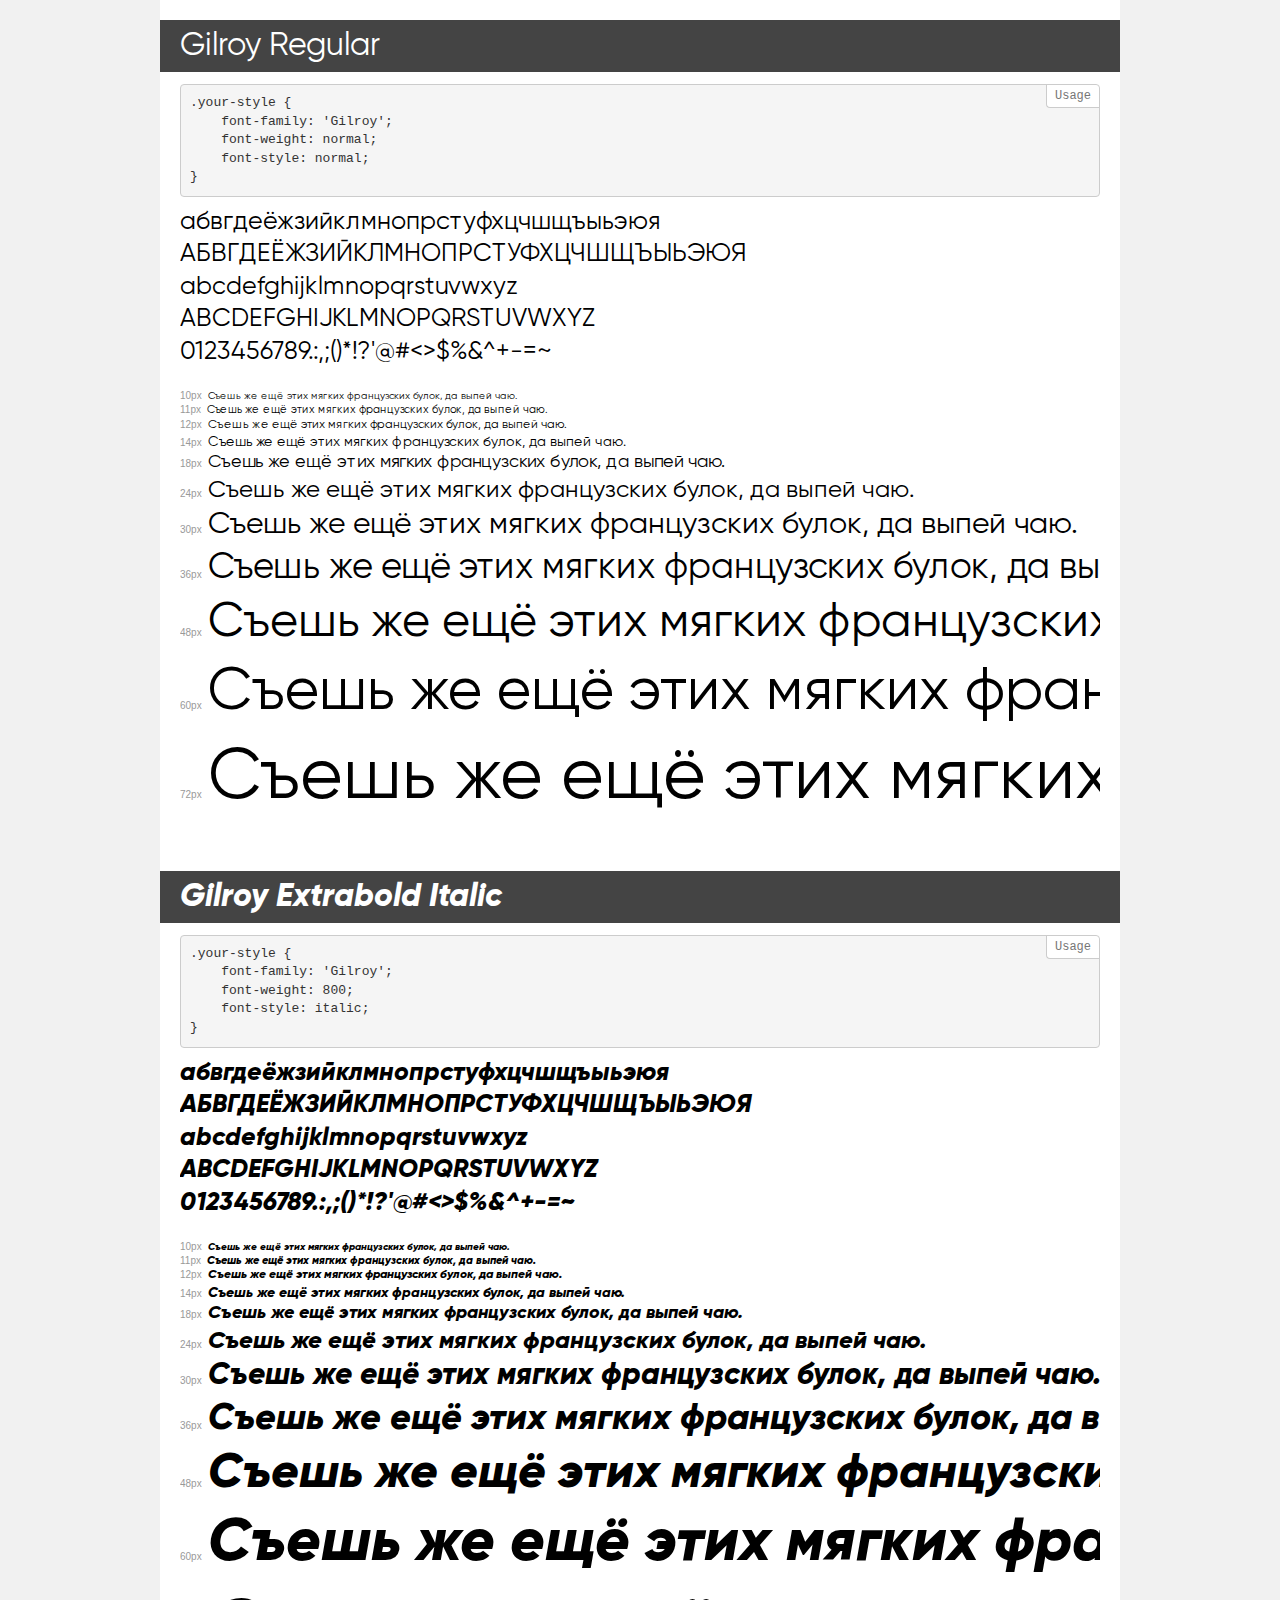
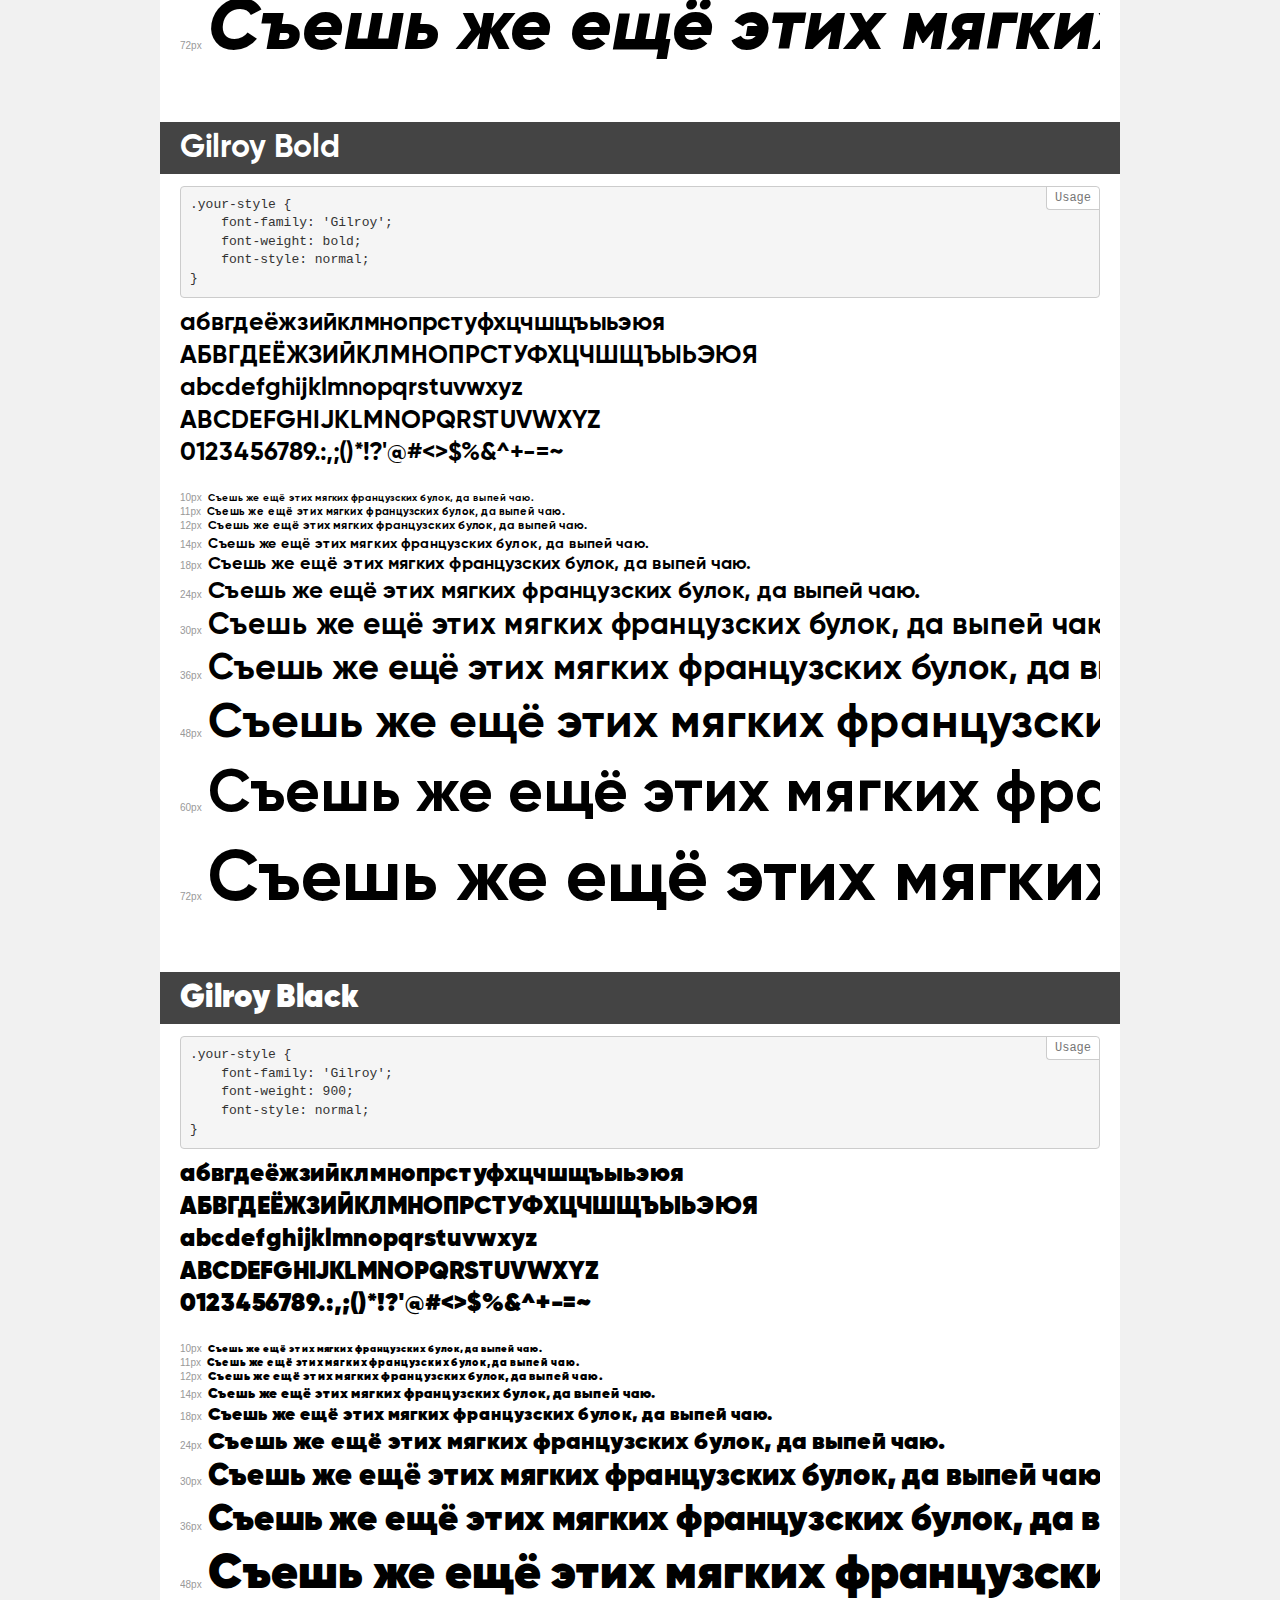
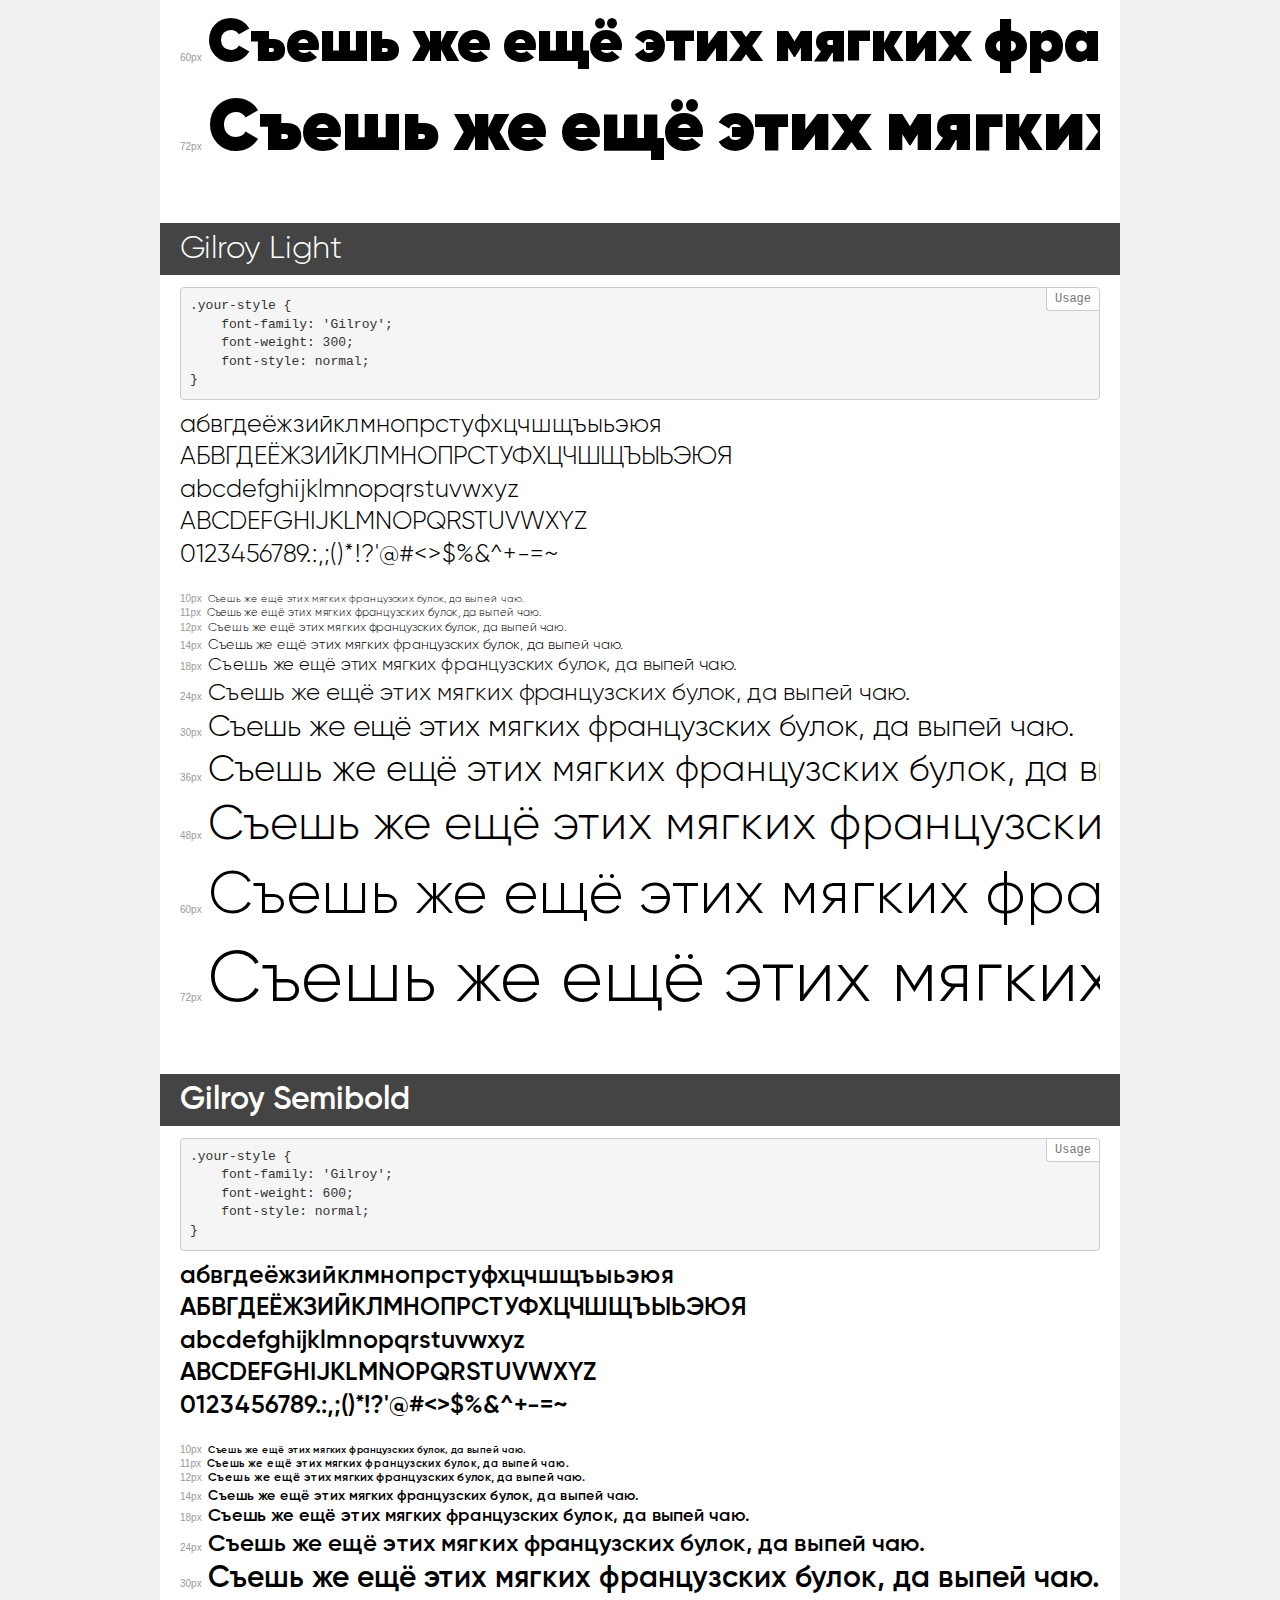
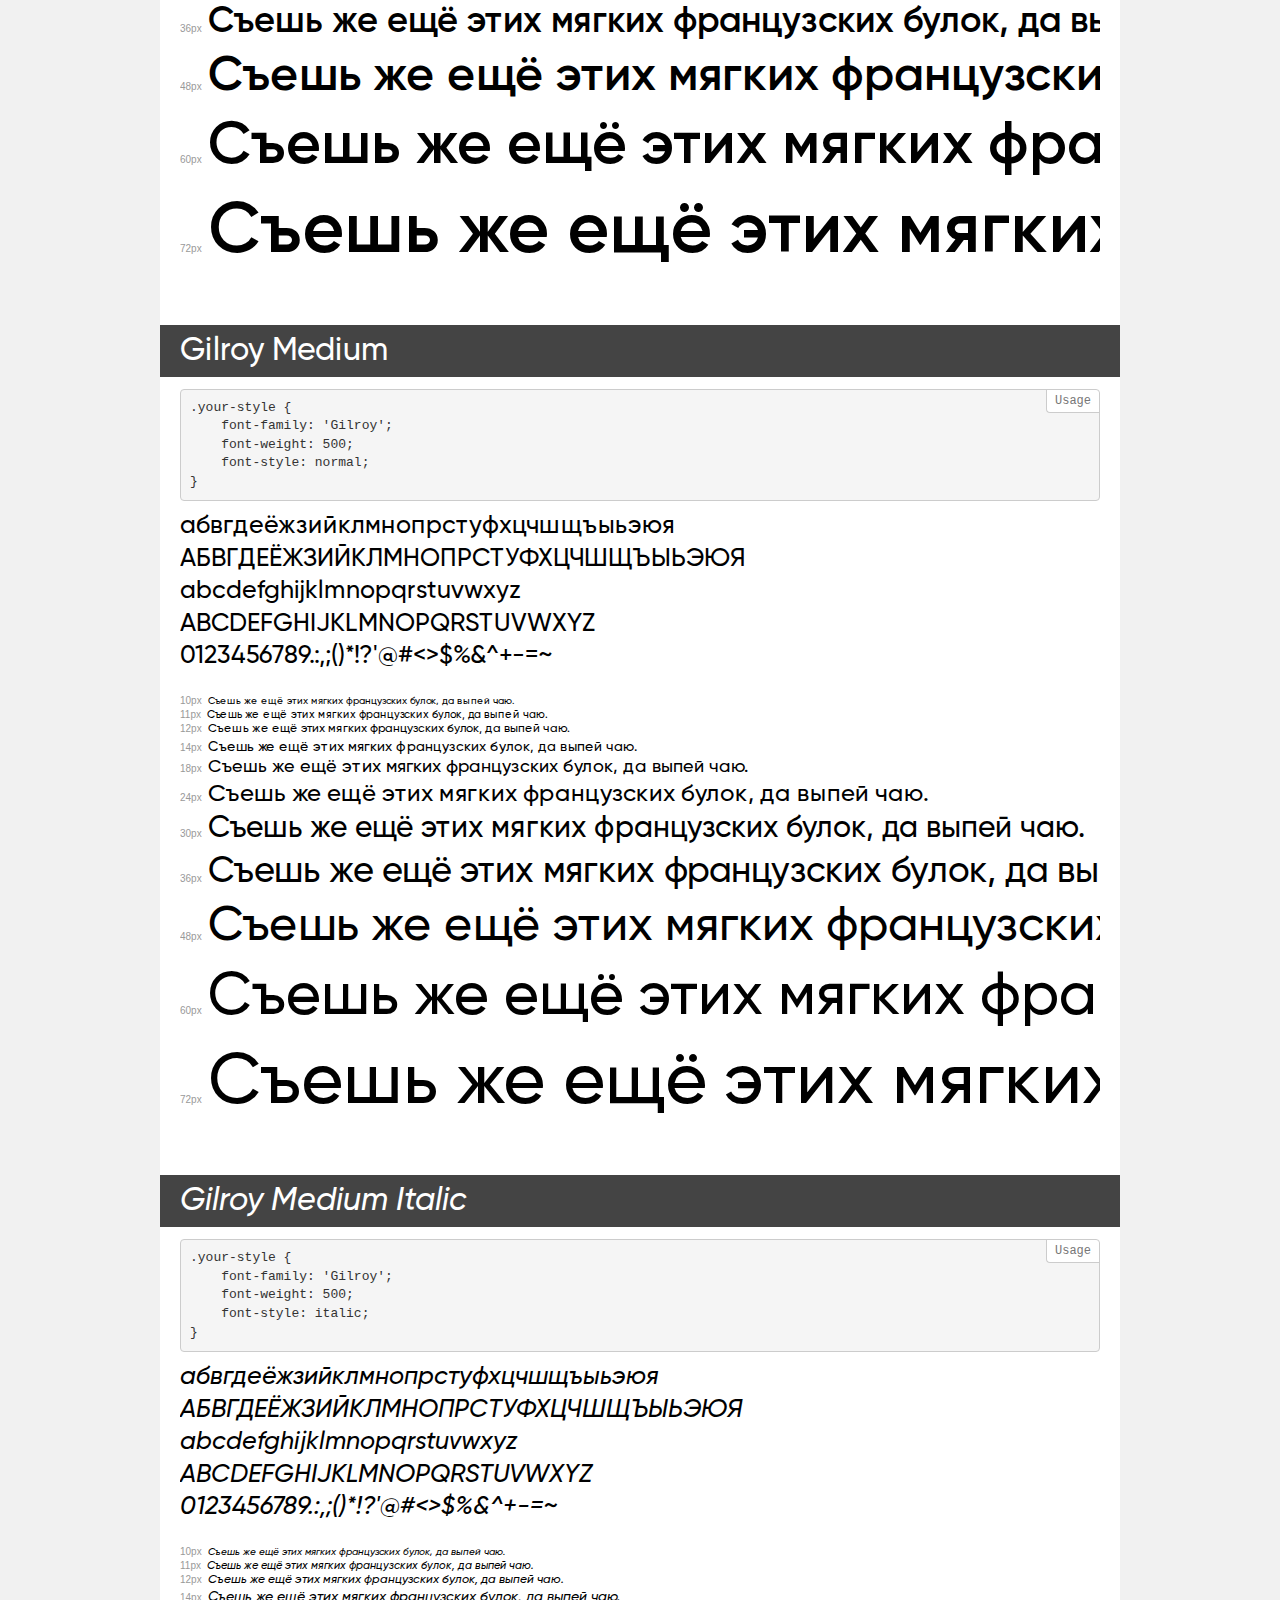
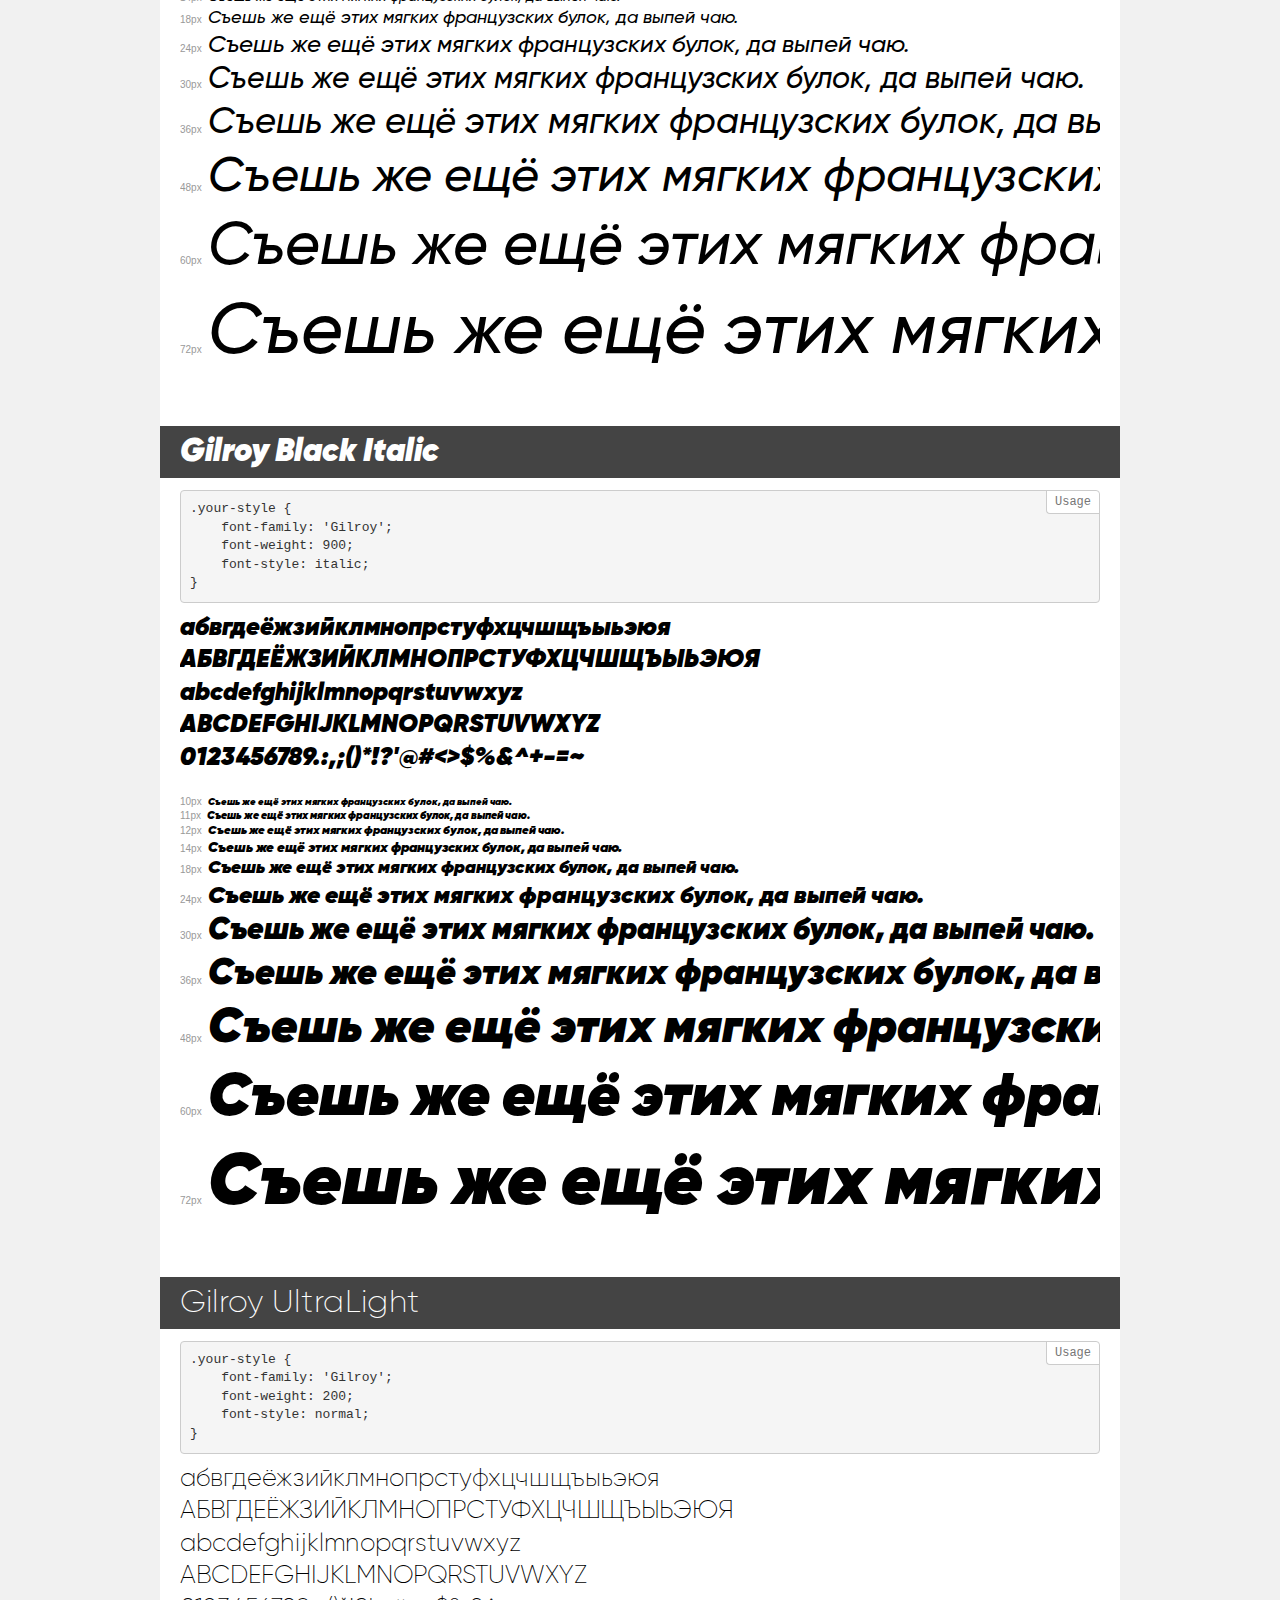
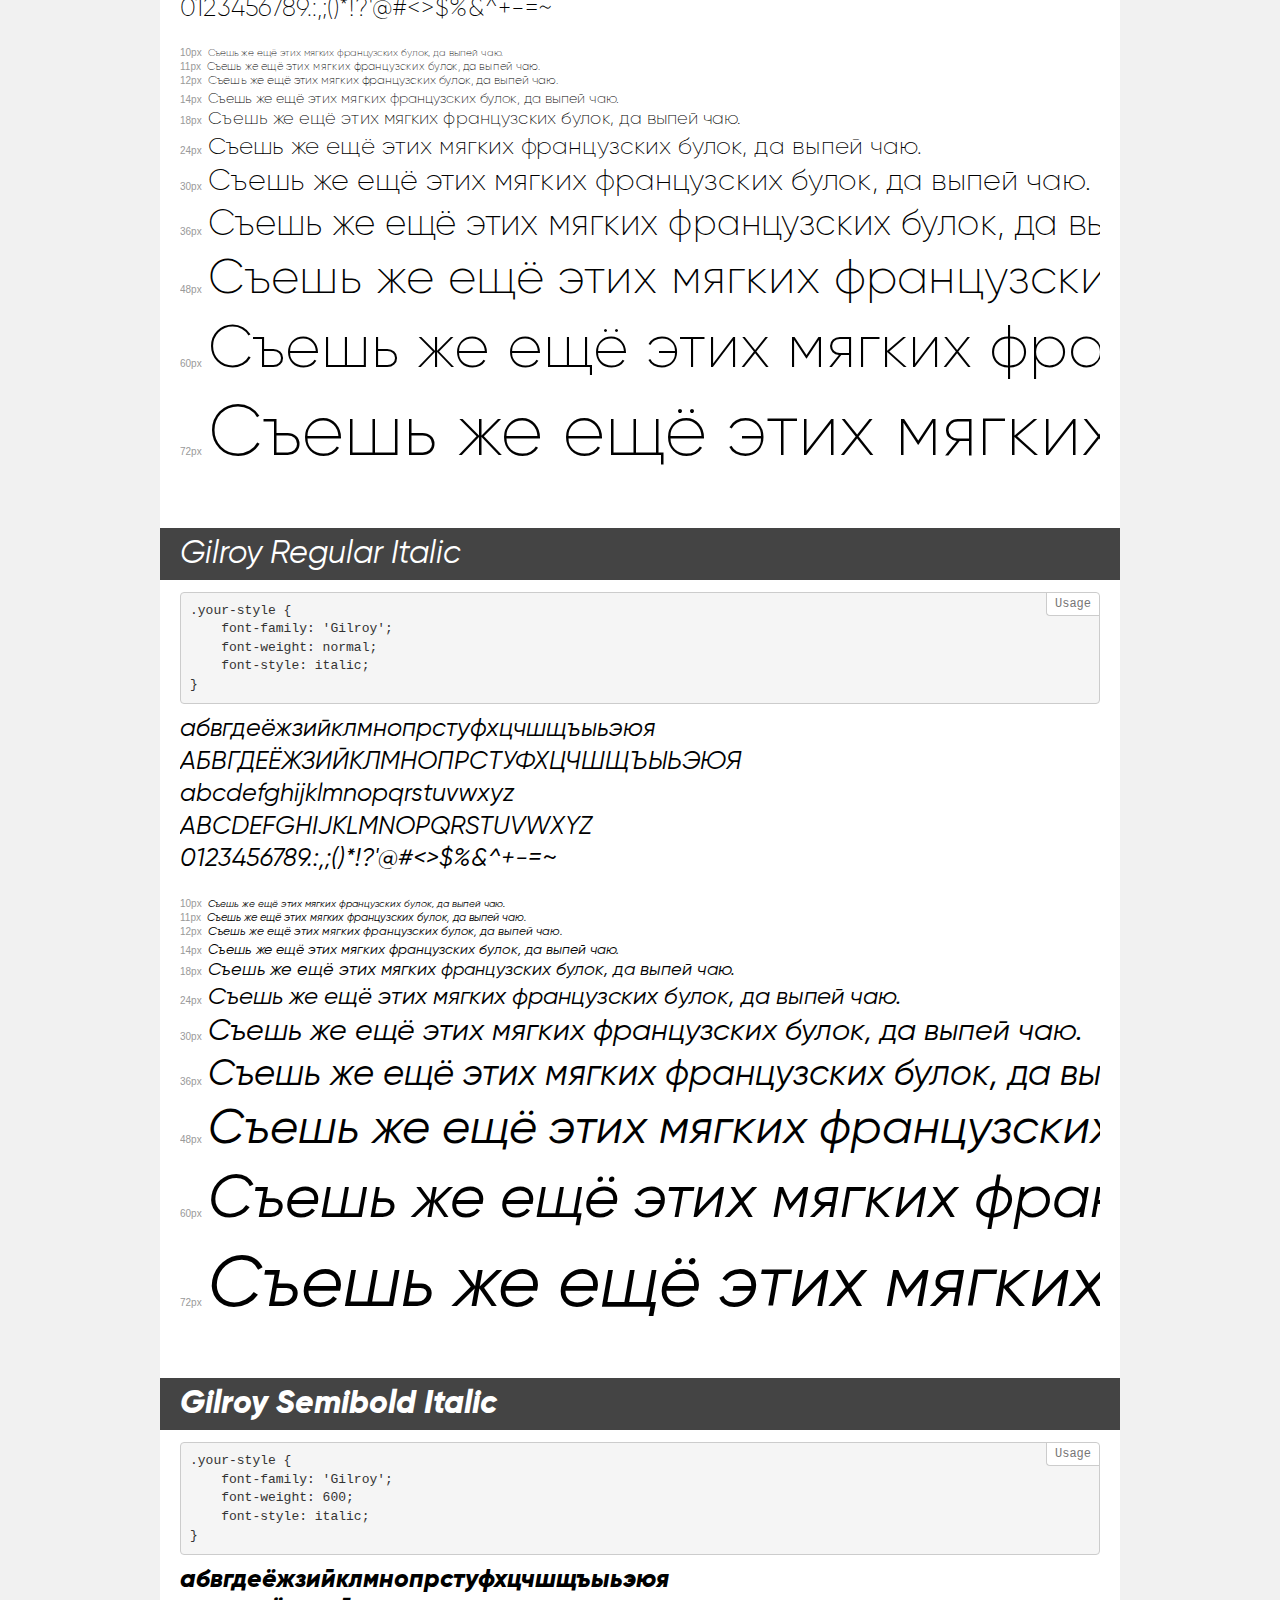
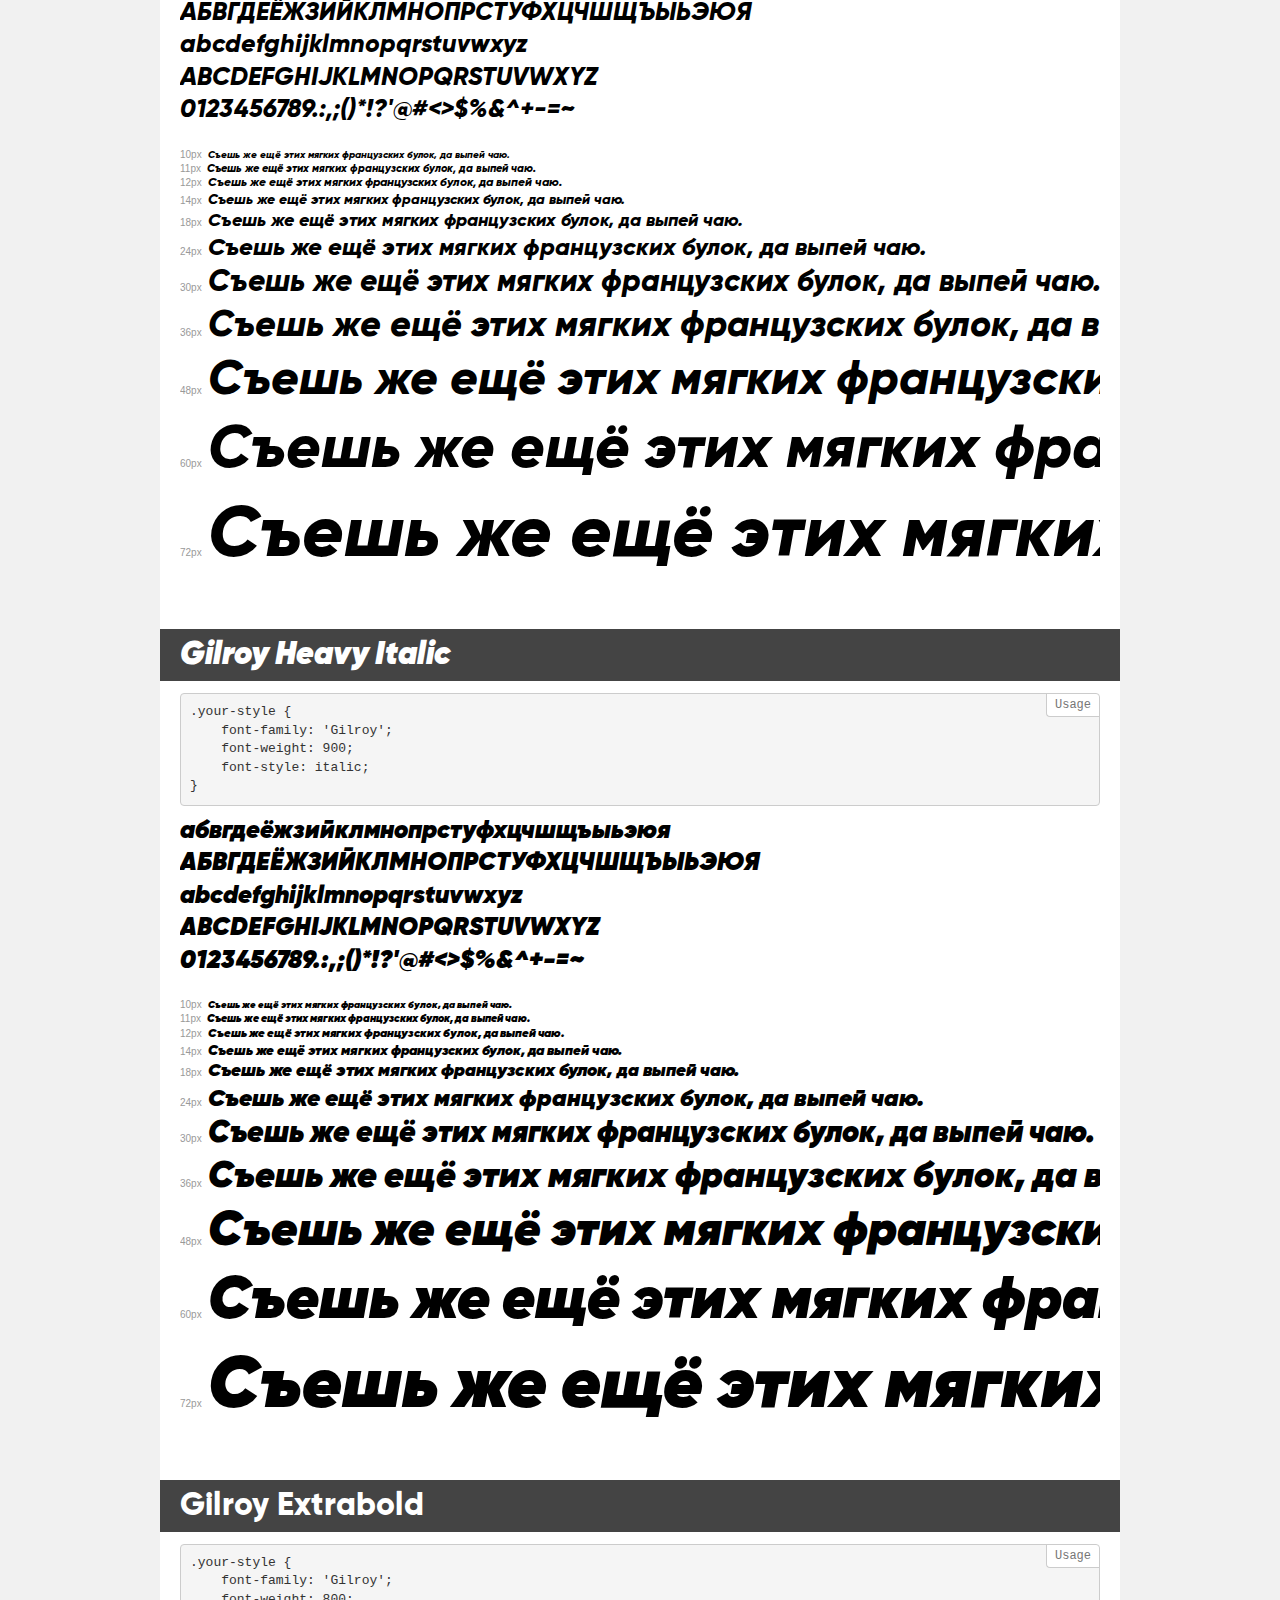
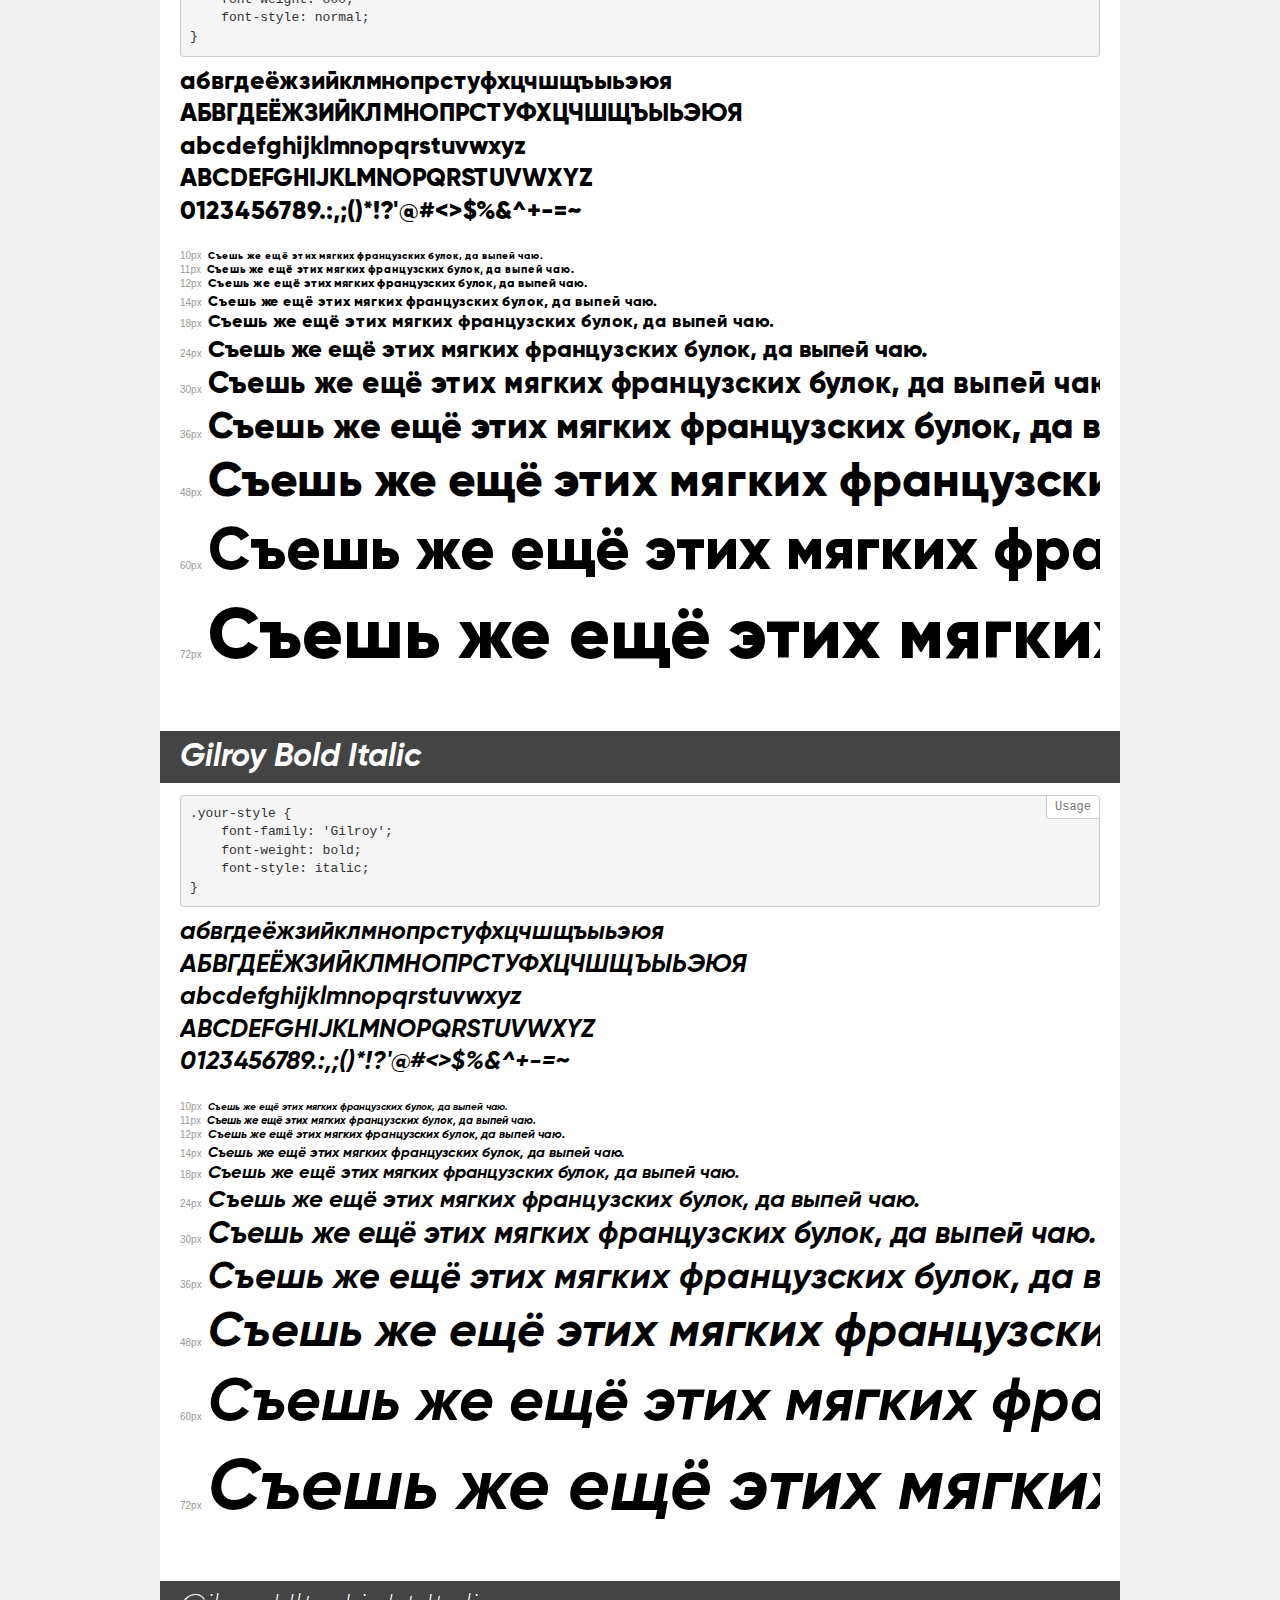
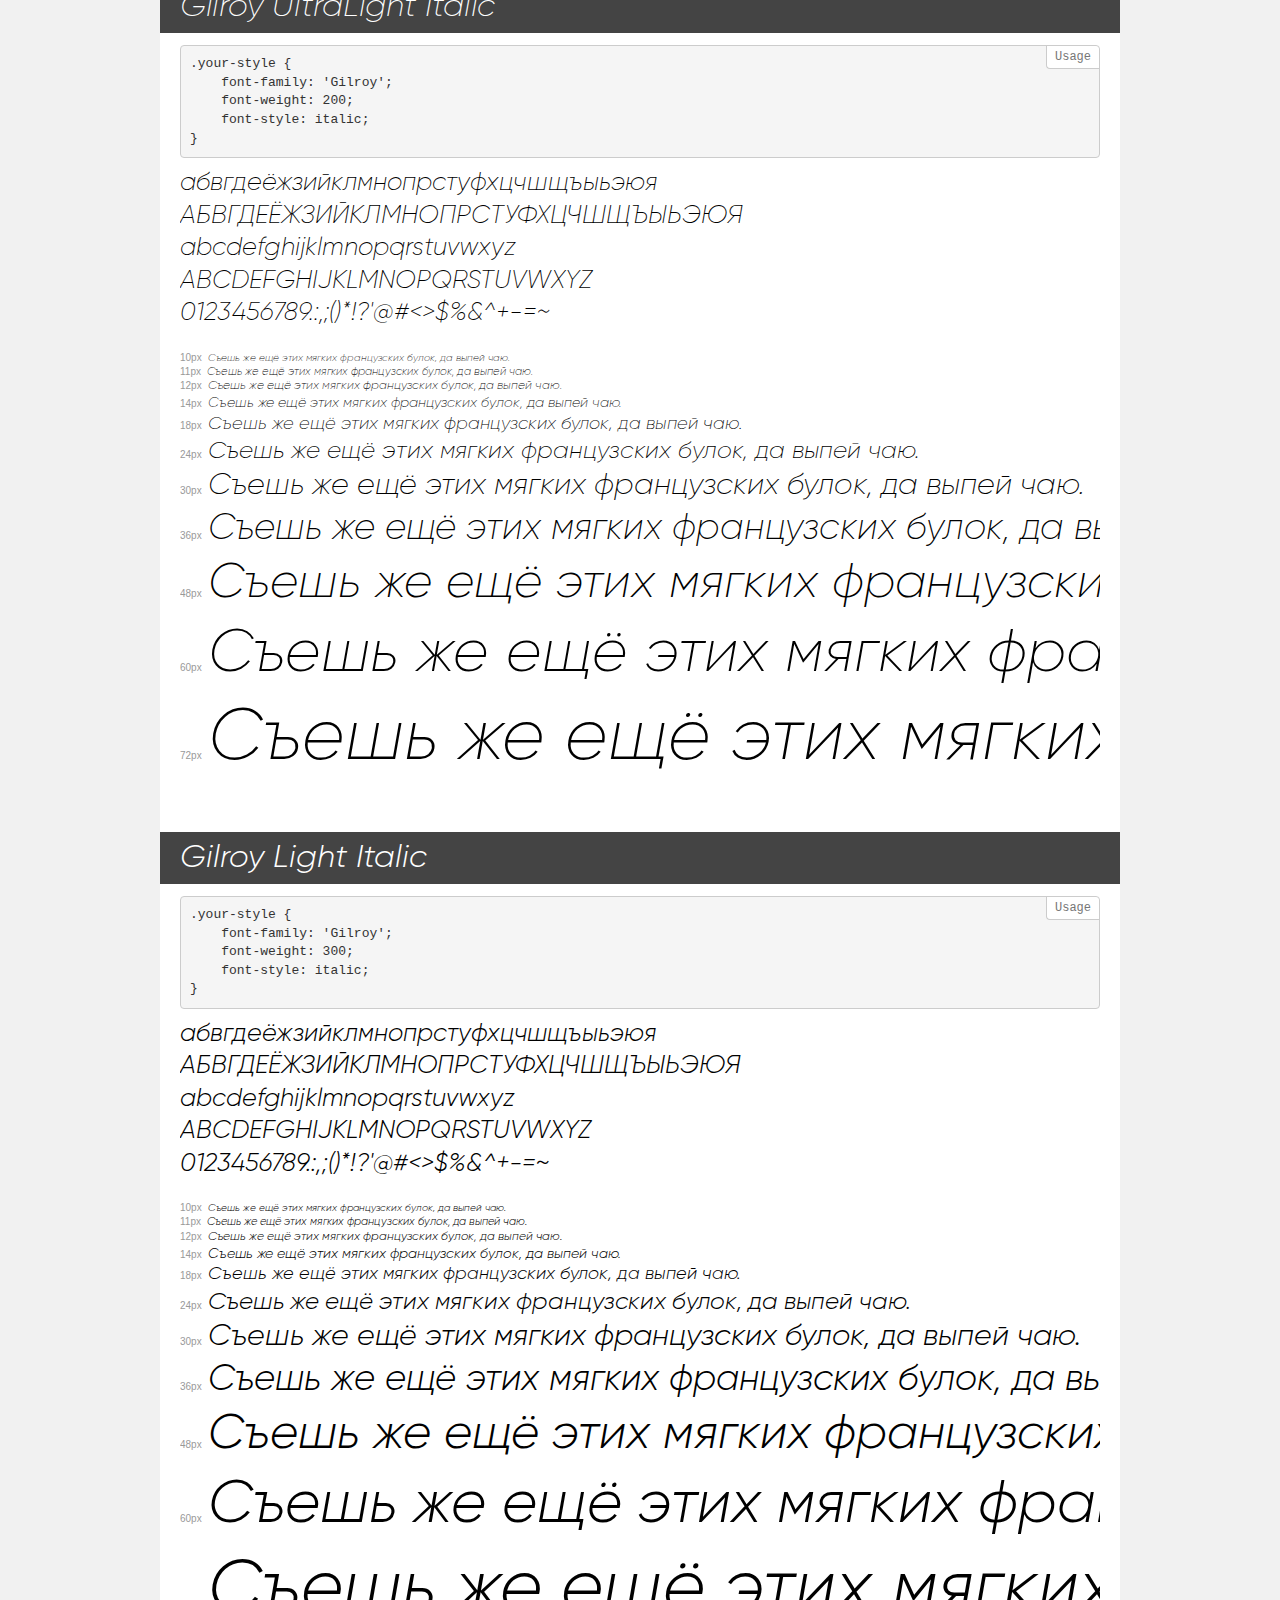
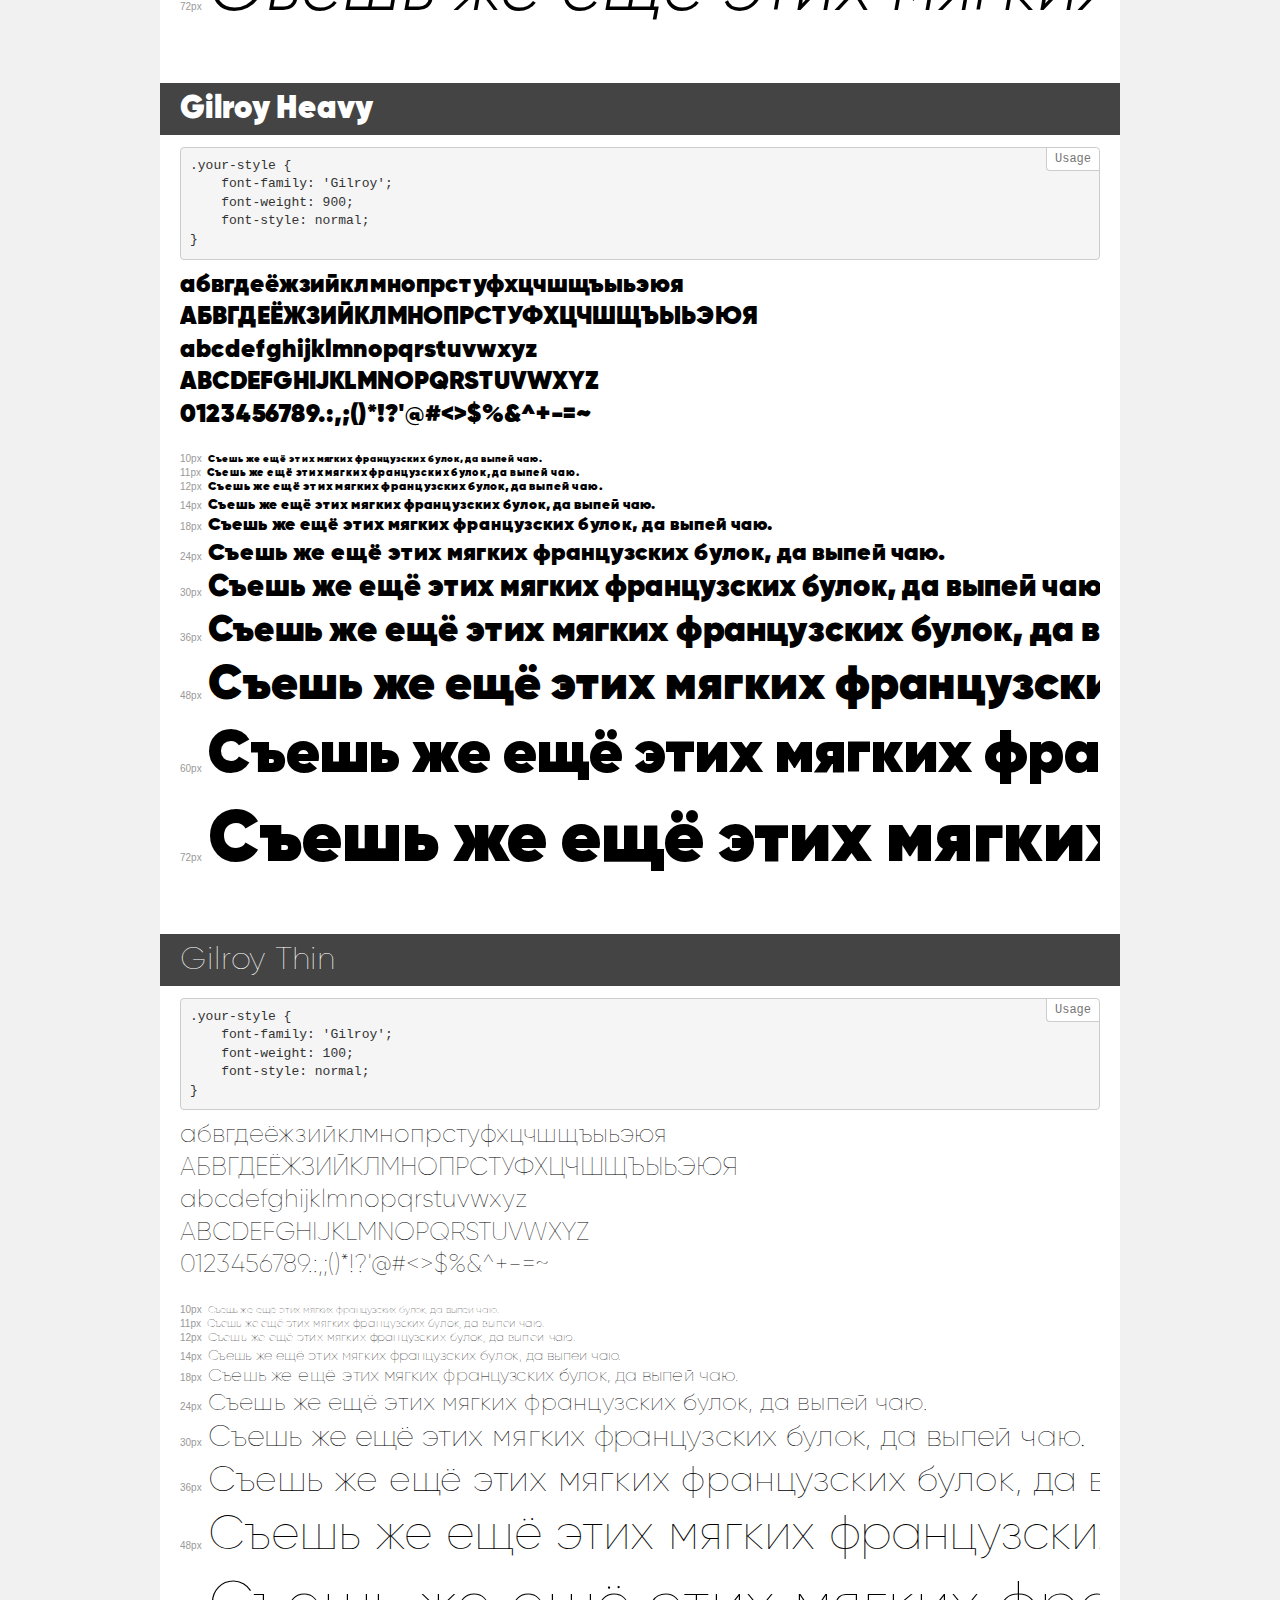
<file: fonts/gilroy/demo.html>
<!DOCTYPE html>
<html>
<head>
    <meta charset="utf-8">
    <meta http-equiv="X-UA-Compatible" content="IE=edge">
    <meta name="viewport" content="width=device-width, initial-scale=1">
    <meta name="robots" content="noindex, noarchive">
    <meta name="format-detection" content="telephone=no">
    <title>Transfonter demo</title>
    <link href="stylesheet.css" rel="stylesheet">
    <style>
        /*
        http://meyerweb.com/eric/tools/css/reset/
        v2.0 | 20110126
        License: none (public domain)
        */
        html, body, div, span, applet, object, iframe,
        h1, h2, h3, h4, h5, h6, p, blockquote, pre,
        a, abbr, acronym, address, big, cite, code,
        del, dfn, em, img, ins, kbd, q, s, samp,
        small, strike, strong, sub, sup, tt, var,
        b, u, i, center,
        dl, dt, dd, ol, ul, li,
        fieldset, form, label, legend,
        table, caption, tbody, tfoot, thead, tr, th, td,
        article, aside, canvas, details, embed,
        figure, figcaption, footer, header, hgroup,
        menu, nav, output, ruby, section, summary,
        time, mark, audio, video {
            margin: 0;
            padding: 0;
            border: 0;
            font-size: 100%;
            font: inherit;
            vertical-align: baseline;
        }
        /* HTML5 display-role reset for older browsers */
        article, aside, details, figcaption, figure,
        footer, header, hgroup, menu, nav, section {
            display: block;
        }
        body {
            line-height: 1;
        }
        ol, ul {
            list-style: none;
        }
        blockquote, q {
            quotes: none;
        }
        blockquote:before, blockquote:after,
        q:before, q:after {
            content: '';
            content: none;
        }
        table {
            border-collapse: collapse;
            border-spacing: 0;
        }
        /* common styles */
        body {
            background: #f1f1f1;
            color: #000;
        }
        .page {
            background: #fff;
            width: 920px;
            margin: 0 auto;
            padding: 20px 20px 0 20px;
            overflow: hidden;
        }
        .font-container {
            overflow-x: auto;
            overflow-y: hidden;
            margin-bottom: 40px;
            line-height: 1.3;
            white-space: nowrap;
            padding-bottom: 5px;
        }
        h1 {
            position: relative;
            background: #444;
            font-size: 32px;
            color: #fff;
            padding: 10px 20px;
            margin: 0 -20px 12px -20px;
        }
        .letters {
            font-size: 25px;
            margin-bottom: 20px;
        }
        .s10:before {
            content: '10px';
        }
        .s11:before {
            content: '11px';
        }
        .s12:before {
            content: '12px';
        }
        .s14:before {
            content: '14px';
        }
        .s18:before {
            content: '18px';
        }
        .s24:before {
            content: '24px';
        }
        .s30:before {
            content: '30px';
        }
        .s36:before {
            content: '36px';
        }
        .s48:before {
            content: '48px';
        }
        .s60:before {
            content: '60px';
        }
        .s72:before {
            content: '72px';
        }
        .s10:before, .s11:before, .s12:before, .s14:before,
        .s18:before, .s24:before, .s30:before, .s36:before,
        .s48:before, .s60:before, .s72:before {
            font-family: Arial, sans-serif;
            font-size: 10px;
            font-weight: normal;
            font-style: normal;
            color: #999;
            padding-right: 6px;
        }
        pre {
            display: block;
            position: relative;
            padding: 9px;
            margin: 0 0 10px;
            font-family: Monaco, Menlo, Consolas, "Courier New", monospace !important;
            font-size: 13px;
            line-height: 1.428571429;
            color: #333;
            font-weight: normal !important;
            font-style: normal !important;
            background-color: #f5f5f5;
            border: 1px solid #ccc;
            overflow-x: auto;
            border-radius: 4px;
        }
        pre:after {
            display: block;
            position: absolute;
            right: 0;
            top: 0;
            content: 'Usage';
            line-height: 1;
            padding: 5px 8px;
            font-size: 12px;
            color: #767676;
            background-color: #fff;
            border: 1px solid #ccc;
            border-right: none;
            border-top: none;
            border-radius: 0 4px 0 4px;
            z-index: 10;
        }
        /* responsive */
        @media (max-width: 959px) {
            .page {
                width: auto;
                margin: 0;
            }
        }
    </style>
</head>
<body>
<div class="page">
    <div class="demo" style="font-family: 'Gilroy'; font-weight: normal; font-style: normal;">
        <h1>Gilroy Regular</h1>
        <pre>.your-style {
    font-family: 'Gilroy';
    font-weight: normal;
    font-style: normal;
}</pre>
        <div class="font-container">
            <p class="letters">
                абвгдеёжзийклмнопрстуфхцчшщъыьэюя<br>
АБВГДЕЁЖЗИЙКЛМНОПРСТУФХЦЧШЩЪЫЬЭЮЯ<br>
abcdefghijklmnopqrstuvwxyz<br>
ABCDEFGHIJKLMNOPQRSTUVWXYZ<br>
                0123456789.:,;()*!?'@#<>$%&^+-=~
            </p>
            <p class="s10" style="font-size: 10px;">Съешь же ещё этих мягких французских булок, да выпей чаю.</p>
            <p class="s11" style="font-size: 11px;">Съешь же ещё этих мягких французских булок, да выпей чаю.</p>
            <p class="s12" style="font-size: 12px;">Съешь же ещё этих мягких французских булок, да выпей чаю.</p>
            <p class="s14" style="font-size: 14px;">Съешь же ещё этих мягких французских булок, да выпей чаю.</p>
            <p class="s18" style="font-size: 18px;">Съешь же ещё этих мягких французских булок, да выпей чаю.</p>
            <p class="s24" style="font-size: 24px;">Съешь же ещё этих мягких французских булок, да выпей чаю.</p>
            <p class="s30" style="font-size: 30px;">Съешь же ещё этих мягких французских булок, да выпей чаю.</p>
            <p class="s36" style="font-size: 36px;">Съешь же ещё этих мягких французских булок, да выпей чаю.</p>
            <p class="s48" style="font-size: 48px;">Съешь же ещё этих мягких французских булок, да выпей чаю.</p>
            <p class="s60" style="font-size: 60px;">Съешь же ещё этих мягких французских булок, да выпей чаю.</p>
            <p class="s72" style="font-size: 72px;">Съешь же ещё этих мягких французских булок, да выпей чаю.</p>
        </div>
    </div>
    <div class="demo" style="font-family: 'Gilroy'; font-weight: 800; font-style: italic;">
        <h1>Gilroy Extrabold Italic</h1>
        <pre>.your-style {
    font-family: 'Gilroy';
    font-weight: 800;
    font-style: italic;
}</pre>
        <div class="font-container">
            <p class="letters">
                абвгдеёжзийклмнопрстуфхцчшщъыьэюя<br>
АБВГДЕЁЖЗИЙКЛМНОПРСТУФХЦЧШЩЪЫЬЭЮЯ<br>
abcdefghijklmnopqrstuvwxyz<br>
ABCDEFGHIJKLMNOPQRSTUVWXYZ<br>
                0123456789.:,;()*!?'@#<>$%&^+-=~
            </p>
            <p class="s10" style="font-size: 10px;">Съешь же ещё этих мягких французских булок, да выпей чаю.</p>
            <p class="s11" style="font-size: 11px;">Съешь же ещё этих мягких французских булок, да выпей чаю.</p>
            <p class="s12" style="font-size: 12px;">Съешь же ещё этих мягких французских булок, да выпей чаю.</p>
            <p class="s14" style="font-size: 14px;">Съешь же ещё этих мягких французских булок, да выпей чаю.</p>
            <p class="s18" style="font-size: 18px;">Съешь же ещё этих мягких французских булок, да выпей чаю.</p>
            <p class="s24" style="font-size: 24px;">Съешь же ещё этих мягких французских булок, да выпей чаю.</p>
            <p class="s30" style="font-size: 30px;">Съешь же ещё этих мягких французских булок, да выпей чаю.</p>
            <p class="s36" style="font-size: 36px;">Съешь же ещё этих мягких французских булок, да выпей чаю.</p>
            <p class="s48" style="font-size: 48px;">Съешь же ещё этих мягких французских булок, да выпей чаю.</p>
            <p class="s60" style="font-size: 60px;">Съешь же ещё этих мягких французских булок, да выпей чаю.</p>
            <p class="s72" style="font-size: 72px;">Съешь же ещё этих мягких французских булок, да выпей чаю.</p>
        </div>
    </div>
    <div class="demo" style="font-family: 'Gilroy'; font-weight: bold; font-style: normal;">
        <h1>Gilroy Bold</h1>
        <pre>.your-style {
    font-family: 'Gilroy';
    font-weight: bold;
    font-style: normal;
}</pre>
        <div class="font-container">
            <p class="letters">
                абвгдеёжзийклмнопрстуфхцчшщъыьэюя<br>
АБВГДЕЁЖЗИЙКЛМНОПРСТУФХЦЧШЩЪЫЬЭЮЯ<br>
abcdefghijklmnopqrstuvwxyz<br>
ABCDEFGHIJKLMNOPQRSTUVWXYZ<br>
                0123456789.:,;()*!?'@#<>$%&^+-=~
            </p>
            <p class="s10" style="font-size: 10px;">Съешь же ещё этих мягких французских булок, да выпей чаю.</p>
            <p class="s11" style="font-size: 11px;">Съешь же ещё этих мягких французских булок, да выпей чаю.</p>
            <p class="s12" style="font-size: 12px;">Съешь же ещё этих мягких французских булок, да выпей чаю.</p>
            <p class="s14" style="font-size: 14px;">Съешь же ещё этих мягких французских булок, да выпей чаю.</p>
            <p class="s18" style="font-size: 18px;">Съешь же ещё этих мягких французских булок, да выпей чаю.</p>
            <p class="s24" style="font-size: 24px;">Съешь же ещё этих мягких французских булок, да выпей чаю.</p>
            <p class="s30" style="font-size: 30px;">Съешь же ещё этих мягких французских булок, да выпей чаю.</p>
            <p class="s36" style="font-size: 36px;">Съешь же ещё этих мягких французских булок, да выпей чаю.</p>
            <p class="s48" style="font-size: 48px;">Съешь же ещё этих мягких французских булок, да выпей чаю.</p>
            <p class="s60" style="font-size: 60px;">Съешь же ещё этих мягких французских булок, да выпей чаю.</p>
            <p class="s72" style="font-size: 72px;">Съешь же ещё этих мягких французских булок, да выпей чаю.</p>
        </div>
    </div>
    <div class="demo" style="font-family: 'Gilroy'; font-weight: 900; font-style: normal;">
        <h1>Gilroy Black</h1>
        <pre>.your-style {
    font-family: 'Gilroy';
    font-weight: 900;
    font-style: normal;
}</pre>
        <div class="font-container">
            <p class="letters">
                абвгдеёжзийклмнопрстуфхцчшщъыьэюя<br>
АБВГДЕЁЖЗИЙКЛМНОПРСТУФХЦЧШЩЪЫЬЭЮЯ<br>
abcdefghijklmnopqrstuvwxyz<br>
ABCDEFGHIJKLMNOPQRSTUVWXYZ<br>
                0123456789.:,;()*!?'@#<>$%&^+-=~
            </p>
            <p class="s10" style="font-size: 10px;">Съешь же ещё этих мягких французских булок, да выпей чаю.</p>
            <p class="s11" style="font-size: 11px;">Съешь же ещё этих мягких французских булок, да выпей чаю.</p>
            <p class="s12" style="font-size: 12px;">Съешь же ещё этих мягких французских булок, да выпей чаю.</p>
            <p class="s14" style="font-size: 14px;">Съешь же ещё этих мягких французских булок, да выпей чаю.</p>
            <p class="s18" style="font-size: 18px;">Съешь же ещё этих мягких французских булок, да выпей чаю.</p>
            <p class="s24" style="font-size: 24px;">Съешь же ещё этих мягких французских булок, да выпей чаю.</p>
            <p class="s30" style="font-size: 30px;">Съешь же ещё этих мягких французских булок, да выпей чаю.</p>
            <p class="s36" style="font-size: 36px;">Съешь же ещё этих мягких французских булок, да выпей чаю.</p>
            <p class="s48" style="font-size: 48px;">Съешь же ещё этих мягких французских булок, да выпей чаю.</p>
            <p class="s60" style="font-size: 60px;">Съешь же ещё этих мягких французских булок, да выпей чаю.</p>
            <p class="s72" style="font-size: 72px;">Съешь же ещё этих мягких французских булок, да выпей чаю.</p>
        </div>
    </div>
    <div class="demo" style="font-family: 'Gilroy'; font-weight: 300; font-style: normal;">
        <h1>Gilroy Light</h1>
        <pre>.your-style {
    font-family: 'Gilroy';
    font-weight: 300;
    font-style: normal;
}</pre>
        <div class="font-container">
            <p class="letters">
                абвгдеёжзийклмнопрстуфхцчшщъыьэюя<br>
АБВГДЕЁЖЗИЙКЛМНОПРСТУФХЦЧШЩЪЫЬЭЮЯ<br>
abcdefghijklmnopqrstuvwxyz<br>
ABCDEFGHIJKLMNOPQRSTUVWXYZ<br>
                0123456789.:,;()*!?'@#<>$%&^+-=~
            </p>
            <p class="s10" style="font-size: 10px;">Съешь же ещё этих мягких французских булок, да выпей чаю.</p>
            <p class="s11" style="font-size: 11px;">Съешь же ещё этих мягких французских булок, да выпей чаю.</p>
            <p class="s12" style="font-size: 12px;">Съешь же ещё этих мягких французских булок, да выпей чаю.</p>
            <p class="s14" style="font-size: 14px;">Съешь же ещё этих мягких французских булок, да выпей чаю.</p>
            <p class="s18" style="font-size: 18px;">Съешь же ещё этих мягких французских булок, да выпей чаю.</p>
            <p class="s24" style="font-size: 24px;">Съешь же ещё этих мягких французских булок, да выпей чаю.</p>
            <p class="s30" style="font-size: 30px;">Съешь же ещё этих мягких французских булок, да выпей чаю.</p>
            <p class="s36" style="font-size: 36px;">Съешь же ещё этих мягких французских булок, да выпей чаю.</p>
            <p class="s48" style="font-size: 48px;">Съешь же ещё этих мягких французских булок, да выпей чаю.</p>
            <p class="s60" style="font-size: 60px;">Съешь же ещё этих мягких французских булок, да выпей чаю.</p>
            <p class="s72" style="font-size: 72px;">Съешь же ещё этих мягких французских булок, да выпей чаю.</p>
        </div>
    </div>
    <div class="demo" style="font-family: 'Gilroy'; font-weight: 600; font-style: normal;">
        <h1>Gilroy Semibold</h1>
        <pre>.your-style {
    font-family: 'Gilroy';
    font-weight: 600;
    font-style: normal;
}</pre>
        <div class="font-container">
            <p class="letters">
                абвгдеёжзийклмнопрстуфхцчшщъыьэюя<br>
АБВГДЕЁЖЗИЙКЛМНОПРСТУФХЦЧШЩЪЫЬЭЮЯ<br>
abcdefghijklmnopqrstuvwxyz<br>
ABCDEFGHIJKLMNOPQRSTUVWXYZ<br>
                0123456789.:,;()*!?'@#<>$%&^+-=~
            </p>
            <p class="s10" style="font-size: 10px;">Съешь же ещё этих мягких французских булок, да выпей чаю.</p>
            <p class="s11" style="font-size: 11px;">Съешь же ещё этих мягких французских булок, да выпей чаю.</p>
            <p class="s12" style="font-size: 12px;">Съешь же ещё этих мягких французских булок, да выпей чаю.</p>
            <p class="s14" style="font-size: 14px;">Съешь же ещё этих мягких французских булок, да выпей чаю.</p>
            <p class="s18" style="font-size: 18px;">Съешь же ещё этих мягких французских булок, да выпей чаю.</p>
            <p class="s24" style="font-size: 24px;">Съешь же ещё этих мягких французских булок, да выпей чаю.</p>
            <p class="s30" style="font-size: 30px;">Съешь же ещё этих мягких французских булок, да выпей чаю.</p>
            <p class="s36" style="font-size: 36px;">Съешь же ещё этих мягких французских булок, да выпей чаю.</p>
            <p class="s48" style="font-size: 48px;">Съешь же ещё этих мягких французских булок, да выпей чаю.</p>
            <p class="s60" style="font-size: 60px;">Съешь же ещё этих мягких французских булок, да выпей чаю.</p>
            <p class="s72" style="font-size: 72px;">Съешь же ещё этих мягких французских булок, да выпей чаю.</p>
        </div>
    </div>
    <div class="demo" style="font-family: 'Gilroy'; font-weight: 500; font-style: normal;">
        <h1>Gilroy Medium</h1>
        <pre>.your-style {
    font-family: 'Gilroy';
    font-weight: 500;
    font-style: normal;
}</pre>
        <div class="font-container">
            <p class="letters">
                абвгдеёжзийклмнопрстуфхцчшщъыьэюя<br>
АБВГДЕЁЖЗИЙКЛМНОПРСТУФХЦЧШЩЪЫЬЭЮЯ<br>
abcdefghijklmnopqrstuvwxyz<br>
ABCDEFGHIJKLMNOPQRSTUVWXYZ<br>
                0123456789.:,;()*!?'@#<>$%&^+-=~
            </p>
            <p class="s10" style="font-size: 10px;">Съешь же ещё этих мягких французских булок, да выпей чаю.</p>
            <p class="s11" style="font-size: 11px;">Съешь же ещё этих мягких французских булок, да выпей чаю.</p>
            <p class="s12" style="font-size: 12px;">Съешь же ещё этих мягких французских булок, да выпей чаю.</p>
            <p class="s14" style="font-size: 14px;">Съешь же ещё этих мягких французских булок, да выпей чаю.</p>
            <p class="s18" style="font-size: 18px;">Съешь же ещё этих мягких французских булок, да выпей чаю.</p>
            <p class="s24" style="font-size: 24px;">Съешь же ещё этих мягких французских булок, да выпей чаю.</p>
            <p class="s30" style="font-size: 30px;">Съешь же ещё этих мягких французских булок, да выпей чаю.</p>
            <p class="s36" style="font-size: 36px;">Съешь же ещё этих мягких французских булок, да выпей чаю.</p>
            <p class="s48" style="font-size: 48px;">Съешь же ещё этих мягких французских булок, да выпей чаю.</p>
            <p class="s60" style="font-size: 60px;">Съешь же ещё этих мягких французских булок, да выпей чаю.</p>
            <p class="s72" style="font-size: 72px;">Съешь же ещё этих мягких французских булок, да выпей чаю.</p>
        </div>
    </div>
    <div class="demo" style="font-family: 'Gilroy'; font-weight: 500; font-style: italic;">
        <h1>Gilroy Medium Italic</h1>
        <pre>.your-style {
    font-family: 'Gilroy';
    font-weight: 500;
    font-style: italic;
}</pre>
        <div class="font-container">
            <p class="letters">
                абвгдеёжзийклмнопрстуфхцчшщъыьэюя<br>
АБВГДЕЁЖЗИЙКЛМНОПРСТУФХЦЧШЩЪЫЬЭЮЯ<br>
abcdefghijklmnopqrstuvwxyz<br>
ABCDEFGHIJKLMNOPQRSTUVWXYZ<br>
                0123456789.:,;()*!?'@#<>$%&^+-=~
            </p>
            <p class="s10" style="font-size: 10px;">Съешь же ещё этих мягких французских булок, да выпей чаю.</p>
            <p class="s11" style="font-size: 11px;">Съешь же ещё этих мягких французских булок, да выпей чаю.</p>
            <p class="s12" style="font-size: 12px;">Съешь же ещё этих мягких французских булок, да выпей чаю.</p>
            <p class="s14" style="font-size: 14px;">Съешь же ещё этих мягких французских булок, да выпей чаю.</p>
            <p class="s18" style="font-size: 18px;">Съешь же ещё этих мягких французских булок, да выпей чаю.</p>
            <p class="s24" style="font-size: 24px;">Съешь же ещё этих мягких французских булок, да выпей чаю.</p>
            <p class="s30" style="font-size: 30px;">Съешь же ещё этих мягких французских булок, да выпей чаю.</p>
            <p class="s36" style="font-size: 36px;">Съешь же ещё этих мягких французских булок, да выпей чаю.</p>
            <p class="s48" style="font-size: 48px;">Съешь же ещё этих мягких французских булок, да выпей чаю.</p>
            <p class="s60" style="font-size: 60px;">Съешь же ещё этих мягких французских булок, да выпей чаю.</p>
            <p class="s72" style="font-size: 72px;">Съешь же ещё этих мягких французских булок, да выпей чаю.</p>
        </div>
    </div>
    <div class="demo" style="font-family: 'Gilroy'; font-weight: 900; font-style: italic;">
        <h1>Gilroy Black Italic</h1>
        <pre>.your-style {
    font-family: 'Gilroy';
    font-weight: 900;
    font-style: italic;
}</pre>
        <div class="font-container">
            <p class="letters">
                абвгдеёжзийклмнопрстуфхцчшщъыьэюя<br>
АБВГДЕЁЖЗИЙКЛМНОПРСТУФХЦЧШЩЪЫЬЭЮЯ<br>
abcdefghijklmnopqrstuvwxyz<br>
ABCDEFGHIJKLMNOPQRSTUVWXYZ<br>
                0123456789.:,;()*!?'@#<>$%&^+-=~
            </p>
            <p class="s10" style="font-size: 10px;">Съешь же ещё этих мягких французских булок, да выпей чаю.</p>
            <p class="s11" style="font-size: 11px;">Съешь же ещё этих мягких французских булок, да выпей чаю.</p>
            <p class="s12" style="font-size: 12px;">Съешь же ещё этих мягких французских булок, да выпей чаю.</p>
            <p class="s14" style="font-size: 14px;">Съешь же ещё этих мягких французских булок, да выпей чаю.</p>
            <p class="s18" style="font-size: 18px;">Съешь же ещё этих мягких французских булок, да выпей чаю.</p>
            <p class="s24" style="font-size: 24px;">Съешь же ещё этих мягких французских булок, да выпей чаю.</p>
            <p class="s30" style="font-size: 30px;">Съешь же ещё этих мягких французских булок, да выпей чаю.</p>
            <p class="s36" style="font-size: 36px;">Съешь же ещё этих мягких французских булок, да выпей чаю.</p>
            <p class="s48" style="font-size: 48px;">Съешь же ещё этих мягких французских булок, да выпей чаю.</p>
            <p class="s60" style="font-size: 60px;">Съешь же ещё этих мягких французских булок, да выпей чаю.</p>
            <p class="s72" style="font-size: 72px;">Съешь же ещё этих мягких французских булок, да выпей чаю.</p>
        </div>
    </div>
    <div class="demo" style="font-family: 'Gilroy'; font-weight: 200; font-style: normal;">
        <h1>Gilroy UltraLight</h1>
        <pre>.your-style {
    font-family: 'Gilroy';
    font-weight: 200;
    font-style: normal;
}</pre>
        <div class="font-container">
            <p class="letters">
                абвгдеёжзийклмнопрстуфхцчшщъыьэюя<br>
АБВГДЕЁЖЗИЙКЛМНОПРСТУФХЦЧШЩЪЫЬЭЮЯ<br>
abcdefghijklmnopqrstuvwxyz<br>
ABCDEFGHIJKLMNOPQRSTUVWXYZ<br>
                0123456789.:,;()*!?'@#<>$%&^+-=~
            </p>
            <p class="s10" style="font-size: 10px;">Съешь же ещё этих мягких французских булок, да выпей чаю.</p>
            <p class="s11" style="font-size: 11px;">Съешь же ещё этих мягких французских булок, да выпей чаю.</p>
            <p class="s12" style="font-size: 12px;">Съешь же ещё этих мягких французских булок, да выпей чаю.</p>
            <p class="s14" style="font-size: 14px;">Съешь же ещё этих мягких французских булок, да выпей чаю.</p>
            <p class="s18" style="font-size: 18px;">Съешь же ещё этих мягких французских булок, да выпей чаю.</p>
            <p class="s24" style="font-size: 24px;">Съешь же ещё этих мягких французских булок, да выпей чаю.</p>
            <p class="s30" style="font-size: 30px;">Съешь же ещё этих мягких французских булок, да выпей чаю.</p>
            <p class="s36" style="font-size: 36px;">Съешь же ещё этих мягких французских булок, да выпей чаю.</p>
            <p class="s48" style="font-size: 48px;">Съешь же ещё этих мягких французских булок, да выпей чаю.</p>
            <p class="s60" style="font-size: 60px;">Съешь же ещё этих мягких французских булок, да выпей чаю.</p>
            <p class="s72" style="font-size: 72px;">Съешь же ещё этих мягких французских булок, да выпей чаю.</p>
        </div>
    </div>
    <div class="demo" style="font-family: 'Gilroy'; font-weight: normal; font-style: italic;">
        <h1>Gilroy Regular Italic</h1>
        <pre>.your-style {
    font-family: 'Gilroy';
    font-weight: normal;
    font-style: italic;
}</pre>
        <div class="font-container">
            <p class="letters">
                абвгдеёжзийклмнопрстуфхцчшщъыьэюя<br>
АБВГДЕЁЖЗИЙКЛМНОПРСТУФХЦЧШЩЪЫЬЭЮЯ<br>
abcdefghijklmnopqrstuvwxyz<br>
ABCDEFGHIJKLMNOPQRSTUVWXYZ<br>
                0123456789.:,;()*!?'@#<>$%&^+-=~
            </p>
            <p class="s10" style="font-size: 10px;">Съешь же ещё этих мягких французских булок, да выпей чаю.</p>
            <p class="s11" style="font-size: 11px;">Съешь же ещё этих мягких французских булок, да выпей чаю.</p>
            <p class="s12" style="font-size: 12px;">Съешь же ещё этих мягких французских булок, да выпей чаю.</p>
            <p class="s14" style="font-size: 14px;">Съешь же ещё этих мягких французских булок, да выпей чаю.</p>
            <p class="s18" style="font-size: 18px;">Съешь же ещё этих мягких французских булок, да выпей чаю.</p>
            <p class="s24" style="font-size: 24px;">Съешь же ещё этих мягких французских булок, да выпей чаю.</p>
            <p class="s30" style="font-size: 30px;">Съешь же ещё этих мягких французских булок, да выпей чаю.</p>
            <p class="s36" style="font-size: 36px;">Съешь же ещё этих мягких французских булок, да выпей чаю.</p>
            <p class="s48" style="font-size: 48px;">Съешь же ещё этих мягких французских булок, да выпей чаю.</p>
            <p class="s60" style="font-size: 60px;">Съешь же ещё этих мягких французских булок, да выпей чаю.</p>
            <p class="s72" style="font-size: 72px;">Съешь же ещё этих мягких французских булок, да выпей чаю.</p>
        </div>
    </div>
    <div class="demo" style="font-family: 'Gilroy'; font-weight: 600; font-style: italic;">
        <h1>Gilroy Semibold Italic</h1>
        <pre>.your-style {
    font-family: 'Gilroy';
    font-weight: 600;
    font-style: italic;
}</pre>
        <div class="font-container">
            <p class="letters">
                абвгдеёжзийклмнопрстуфхцчшщъыьэюя<br>
АБВГДЕЁЖЗИЙКЛМНОПРСТУФХЦЧШЩЪЫЬЭЮЯ<br>
abcdefghijklmnopqrstuvwxyz<br>
ABCDEFGHIJKLMNOPQRSTUVWXYZ<br>
                0123456789.:,;()*!?'@#<>$%&^+-=~
            </p>
            <p class="s10" style="font-size: 10px;">Съешь же ещё этих мягких французских булок, да выпей чаю.</p>
            <p class="s11" style="font-size: 11px;">Съешь же ещё этих мягких французских булок, да выпей чаю.</p>
            <p class="s12" style="font-size: 12px;">Съешь же ещё этих мягких французских булок, да выпей чаю.</p>
            <p class="s14" style="font-size: 14px;">Съешь же ещё этих мягких французских булок, да выпей чаю.</p>
            <p class="s18" style="font-size: 18px;">Съешь же ещё этих мягких французских булок, да выпей чаю.</p>
            <p class="s24" style="font-size: 24px;">Съешь же ещё этих мягких французских булок, да выпей чаю.</p>
            <p class="s30" style="font-size: 30px;">Съешь же ещё этих мягких французских булок, да выпей чаю.</p>
            <p class="s36" style="font-size: 36px;">Съешь же ещё этих мягких французских булок, да выпей чаю.</p>
            <p class="s48" style="font-size: 48px;">Съешь же ещё этих мягких французских булок, да выпей чаю.</p>
            <p class="s60" style="font-size: 60px;">Съешь же ещё этих мягких французских булок, да выпей чаю.</p>
            <p class="s72" style="font-size: 72px;">Съешь же ещё этих мягких французских булок, да выпей чаю.</p>
        </div>
    </div>
    <div class="demo" style="font-family: 'Gilroy'; font-weight: 900; font-style: italic;">
        <h1>Gilroy Heavy Italic</h1>
        <pre>.your-style {
    font-family: 'Gilroy';
    font-weight: 900;
    font-style: italic;
}</pre>
        <div class="font-container">
            <p class="letters">
                абвгдеёжзийклмнопрстуфхцчшщъыьэюя<br>
АБВГДЕЁЖЗИЙКЛМНОПРСТУФХЦЧШЩЪЫЬЭЮЯ<br>
abcdefghijklmnopqrstuvwxyz<br>
ABCDEFGHIJKLMNOPQRSTUVWXYZ<br>
                0123456789.:,;()*!?'@#<>$%&^+-=~
            </p>
            <p class="s10" style="font-size: 10px;">Съешь же ещё этих мягких французских булок, да выпей чаю.</p>
            <p class="s11" style="font-size: 11px;">Съешь же ещё этих мягких французских булок, да выпей чаю.</p>
            <p class="s12" style="font-size: 12px;">Съешь же ещё этих мягких французских булок, да выпей чаю.</p>
            <p class="s14" style="font-size: 14px;">Съешь же ещё этих мягких французских булок, да выпей чаю.</p>
            <p class="s18" style="font-size: 18px;">Съешь же ещё этих мягких французских булок, да выпей чаю.</p>
            <p class="s24" style="font-size: 24px;">Съешь же ещё этих мягких французских булок, да выпей чаю.</p>
            <p class="s30" style="font-size: 30px;">Съешь же ещё этих мягких французских булок, да выпей чаю.</p>
            <p class="s36" style="font-size: 36px;">Съешь же ещё этих мягких французских булок, да выпей чаю.</p>
            <p class="s48" style="font-size: 48px;">Съешь же ещё этих мягких французских булок, да выпей чаю.</p>
            <p class="s60" style="font-size: 60px;">Съешь же ещё этих мягких французских булок, да выпей чаю.</p>
            <p class="s72" style="font-size: 72px;">Съешь же ещё этих мягких французских булок, да выпей чаю.</p>
        </div>
    </div>
    <div class="demo" style="font-family: 'Gilroy'; font-weight: 800; font-style: normal;">
        <h1>Gilroy Extrabold</h1>
        <pre>.your-style {
    font-family: 'Gilroy';
    font-weight: 800;
    font-style: normal;
}</pre>
        <div class="font-container">
            <p class="letters">
                абвгдеёжзийклмнопрстуфхцчшщъыьэюя<br>
АБВГДЕЁЖЗИЙКЛМНОПРСТУФХЦЧШЩЪЫЬЭЮЯ<br>
abcdefghijklmnopqrstuvwxyz<br>
ABCDEFGHIJKLMNOPQRSTUVWXYZ<br>
                0123456789.:,;()*!?'@#<>$%&^+-=~
            </p>
            <p class="s10" style="font-size: 10px;">Съешь же ещё этих мягких французских булок, да выпей чаю.</p>
            <p class="s11" style="font-size: 11px;">Съешь же ещё этих мягких французских булок, да выпей чаю.</p>
            <p class="s12" style="font-size: 12px;">Съешь же ещё этих мягких французских булок, да выпей чаю.</p>
            <p class="s14" style="font-size: 14px;">Съешь же ещё этих мягких французских булок, да выпей чаю.</p>
            <p class="s18" style="font-size: 18px;">Съешь же ещё этих мягких французских булок, да выпей чаю.</p>
            <p class="s24" style="font-size: 24px;">Съешь же ещё этих мягких французских булок, да выпей чаю.</p>
            <p class="s30" style="font-size: 30px;">Съешь же ещё этих мягких французских булок, да выпей чаю.</p>
            <p class="s36" style="font-size: 36px;">Съешь же ещё этих мягких французских булок, да выпей чаю.</p>
            <p class="s48" style="font-size: 48px;">Съешь же ещё этих мягких французских булок, да выпей чаю.</p>
            <p class="s60" style="font-size: 60px;">Съешь же ещё этих мягких французских булок, да выпей чаю.</p>
            <p class="s72" style="font-size: 72px;">Съешь же ещё этих мягких французских булок, да выпей чаю.</p>
        </div>
    </div>
    <div class="demo" style="font-family: 'Gilroy'; font-weight: bold; font-style: italic;">
        <h1>Gilroy Bold Italic</h1>
        <pre>.your-style {
    font-family: 'Gilroy';
    font-weight: bold;
    font-style: italic;
}</pre>
        <div class="font-container">
            <p class="letters">
                абвгдеёжзийклмнопрстуфхцчшщъыьэюя<br>
АБВГДЕЁЖЗИЙКЛМНОПРСТУФХЦЧШЩЪЫЬЭЮЯ<br>
abcdefghijklmnopqrstuvwxyz<br>
ABCDEFGHIJKLMNOPQRSTUVWXYZ<br>
                0123456789.:,;()*!?'@#<>$%&^+-=~
            </p>
            <p class="s10" style="font-size: 10px;">Съешь же ещё этих мягких французских булок, да выпей чаю.</p>
            <p class="s11" style="font-size: 11px;">Съешь же ещё этих мягких французских булок, да выпей чаю.</p>
            <p class="s12" style="font-size: 12px;">Съешь же ещё этих мягких французских булок, да выпей чаю.</p>
            <p class="s14" style="font-size: 14px;">Съешь же ещё этих мягких французских булок, да выпей чаю.</p>
            <p class="s18" style="font-size: 18px;">Съешь же ещё этих мягких французских булок, да выпей чаю.</p>
            <p class="s24" style="font-size: 24px;">Съешь же ещё этих мягких французских булок, да выпей чаю.</p>
            <p class="s30" style="font-size: 30px;">Съешь же ещё этих мягких французских булок, да выпей чаю.</p>
            <p class="s36" style="font-size: 36px;">Съешь же ещё этих мягких французских булок, да выпей чаю.</p>
            <p class="s48" style="font-size: 48px;">Съешь же ещё этих мягких французских булок, да выпей чаю.</p>
            <p class="s60" style="font-size: 60px;">Съешь же ещё этих мягких французских булок, да выпей чаю.</p>
            <p class="s72" style="font-size: 72px;">Съешь же ещё этих мягких французских булок, да выпей чаю.</p>
        </div>
    </div>
    <div class="demo" style="font-family: 'Gilroy'; font-weight: 200; font-style: italic;">
        <h1>Gilroy UltraLight Italic</h1>
        <pre>.your-style {
    font-family: 'Gilroy';
    font-weight: 200;
    font-style: italic;
}</pre>
        <div class="font-container">
            <p class="letters">
                абвгдеёжзийклмнопрстуфхцчшщъыьэюя<br>
АБВГДЕЁЖЗИЙКЛМНОПРСТУФХЦЧШЩЪЫЬЭЮЯ<br>
abcdefghijklmnopqrstuvwxyz<br>
ABCDEFGHIJKLMNOPQRSTUVWXYZ<br>
                0123456789.:,;()*!?'@#<>$%&^+-=~
            </p>
            <p class="s10" style="font-size: 10px;">Съешь же ещё этих мягких французских булок, да выпей чаю.</p>
            <p class="s11" style="font-size: 11px;">Съешь же ещё этих мягких французских булок, да выпей чаю.</p>
            <p class="s12" style="font-size: 12px;">Съешь же ещё этих мягких французских булок, да выпей чаю.</p>
            <p class="s14" style="font-size: 14px;">Съешь же ещё этих мягких французских булок, да выпей чаю.</p>
            <p class="s18" style="font-size: 18px;">Съешь же ещё этих мягких французских булок, да выпей чаю.</p>
            <p class="s24" style="font-size: 24px;">Съешь же ещё этих мягких французских булок, да выпей чаю.</p>
            <p class="s30" style="font-size: 30px;">Съешь же ещё этих мягких французских булок, да выпей чаю.</p>
            <p class="s36" style="font-size: 36px;">Съешь же ещё этих мягких французских булок, да выпей чаю.</p>
            <p class="s48" style="font-size: 48px;">Съешь же ещё этих мягких французских булок, да выпей чаю.</p>
            <p class="s60" style="font-size: 60px;">Съешь же ещё этих мягких французских булок, да выпей чаю.</p>
            <p class="s72" style="font-size: 72px;">Съешь же ещё этих мягких французских булок, да выпей чаю.</p>
        </div>
    </div>
    <div class="demo" style="font-family: 'Gilroy'; font-weight: 300; font-style: italic;">
        <h1>Gilroy Light Italic</h1>
        <pre>.your-style {
    font-family: 'Gilroy';
    font-weight: 300;
    font-style: italic;
}</pre>
        <div class="font-container">
            <p class="letters">
                абвгдеёжзийклмнопрстуфхцчшщъыьэюя<br>
АБВГДЕЁЖЗИЙКЛМНОПРСТУФХЦЧШЩЪЫЬЭЮЯ<br>
abcdefghijklmnopqrstuvwxyz<br>
ABCDEFGHIJKLMNOPQRSTUVWXYZ<br>
                0123456789.:,;()*!?'@#<>$%&^+-=~
            </p>
            <p class="s10" style="font-size: 10px;">Съешь же ещё этих мягких французских булок, да выпей чаю.</p>
            <p class="s11" style="font-size: 11px;">Съешь же ещё этих мягких французских булок, да выпей чаю.</p>
            <p class="s12" style="font-size: 12px;">Съешь же ещё этих мягких французских булок, да выпей чаю.</p>
            <p class="s14" style="font-size: 14px;">Съешь же ещё этих мягких французских булок, да выпей чаю.</p>
            <p class="s18" style="font-size: 18px;">Съешь же ещё этих мягких французских булок, да выпей чаю.</p>
            <p class="s24" style="font-size: 24px;">Съешь же ещё этих мягких французских булок, да выпей чаю.</p>
            <p class="s30" style="font-size: 30px;">Съешь же ещё этих мягких французских булок, да выпей чаю.</p>
            <p class="s36" style="font-size: 36px;">Съешь же ещё этих мягких французских булок, да выпей чаю.</p>
            <p class="s48" style="font-size: 48px;">Съешь же ещё этих мягких французских булок, да выпей чаю.</p>
            <p class="s60" style="font-size: 60px;">Съешь же ещё этих мягких французских булок, да выпей чаю.</p>
            <p class="s72" style="font-size: 72px;">Съешь же ещё этих мягких французских булок, да выпей чаю.</p>
        </div>
    </div>
    <div class="demo" style="font-family: 'Gilroy'; font-weight: 900; font-style: normal;">
        <h1>Gilroy Heavy</h1>
        <pre>.your-style {
    font-family: 'Gilroy';
    font-weight: 900;
    font-style: normal;
}</pre>
        <div class="font-container">
            <p class="letters">
                абвгдеёжзийклмнопрстуфхцчшщъыьэюя<br>
АБВГДЕЁЖЗИЙКЛМНОПРСТУФХЦЧШЩЪЫЬЭЮЯ<br>
abcdefghijklmnopqrstuvwxyz<br>
ABCDEFGHIJKLMNOPQRSTUVWXYZ<br>
                0123456789.:,;()*!?'@#<>$%&^+-=~
            </p>
            <p class="s10" style="font-size: 10px;">Съешь же ещё этих мягких французских булок, да выпей чаю.</p>
            <p class="s11" style="font-size: 11px;">Съешь же ещё этих мягких французских булок, да выпей чаю.</p>
            <p class="s12" style="font-size: 12px;">Съешь же ещё этих мягких французских булок, да выпей чаю.</p>
            <p class="s14" style="font-size: 14px;">Съешь же ещё этих мягких французских булок, да выпей чаю.</p>
            <p class="s18" style="font-size: 18px;">Съешь же ещё этих мягких французских булок, да выпей чаю.</p>
            <p class="s24" style="font-size: 24px;">Съешь же ещё этих мягких французских булок, да выпей чаю.</p>
            <p class="s30" style="font-size: 30px;">Съешь же ещё этих мягких французских булок, да выпей чаю.</p>
            <p class="s36" style="font-size: 36px;">Съешь же ещё этих мягких французских булок, да выпей чаю.</p>
            <p class="s48" style="font-size: 48px;">Съешь же ещё этих мягких французских булок, да выпей чаю.</p>
            <p class="s60" style="font-size: 60px;">Съешь же ещё этих мягких французских булок, да выпей чаю.</p>
            <p class="s72" style="font-size: 72px;">Съешь же ещё этих мягких французских булок, да выпей чаю.</p>
        </div>
    </div>
    <div class="demo" style="font-family: 'Gilroy'; font-weight: 100; font-style: normal;">
        <h1>Gilroy Thin</h1>
        <pre>.your-style {
    font-family: 'Gilroy';
    font-weight: 100;
    font-style: normal;
}</pre>
        <div class="font-container">
            <p class="letters">
                абвгдеёжзийклмнопрстуфхцчшщъыьэюя<br>
АБВГДЕЁЖЗИЙКЛМНОПРСТУФХЦЧШЩЪЫЬЭЮЯ<br>
abcdefghijklmnopqrstuvwxyz<br>
ABCDEFGHIJKLMNOPQRSTUVWXYZ<br>
                0123456789.:,;()*!?'@#<>$%&^+-=~
            </p>
            <p class="s10" style="font-size: 10px;">Съешь же ещё этих мягких французских булок, да выпей чаю.</p>
            <p class="s11" style="font-size: 11px;">Съешь же ещё этих мягких французских булок, да выпей чаю.</p>
            <p class="s12" style="font-size: 12px;">Съешь же ещё этих мягких французских булок, да выпей чаю.</p>
            <p class="s14" style="font-size: 14px;">Съешь же ещё этих мягких французских булок, да выпей чаю.</p>
            <p class="s18" style="font-size: 18px;">Съешь же ещё этих мягких французских булок, да выпей чаю.</p>
            <p class="s24" style="font-size: 24px;">Съешь же ещё этих мягких французских булок, да выпей чаю.</p>
            <p class="s30" style="font-size: 30px;">Съешь же ещё этих мягких французских булок, да выпей чаю.</p>
            <p class="s36" style="font-size: 36px;">Съешь же ещё этих мягких французских булок, да выпей чаю.</p>
            <p class="s48" style="font-size: 48px;">Съешь же ещё этих мягких французских булок, да выпей чаю.</p>
            <p class="s60" style="font-size: 60px;">Съешь же ещё этих мягких французских булок, да выпей чаю.</p>
            <p class="s72" style="font-size: 72px;">Съешь же ещё этих мягких французских булок, да выпей чаю.</p>
        </div>
    </div>
    <div class="demo" style="font-family: 'Gilroy'; font-weight: 100; font-style: italic;">
        <h1>Gilroy Thin Italic</h1>
        <pre>.your-style {
    font-family: 'Gilroy';
    font-weight: 100;
    font-style: italic;
}</pre>
        <div class="font-container">
            <p class="letters">
                абвгдеёжзийклмнопрстуфхцчшщъыьэюя<br>
АБВГДЕЁЖЗИЙКЛМНОПРСТУФХЦЧШЩЪЫЬЭЮЯ<br>
abcdefghijklmnopqrstuvwxyz<br>
ABCDEFGHIJKLMNOPQRSTUVWXYZ<br>
                0123456789.:,;()*!?'@#<>$%&^+-=~
            </p>
            <p class="s10" style="font-size: 10px;">Съешь же ещё этих мягких французских булок, да выпей чаю.</p>
            <p class="s11" style="font-size: 11px;">Съешь же ещё этих мягких французских булок, да выпей чаю.</p>
            <p class="s12" style="font-size: 12px;">Съешь же ещё этих мягких французских булок, да выпей чаю.</p>
            <p class="s14" style="font-size: 14px;">Съешь же ещё этих мягких французских булок, да выпей чаю.</p>
            <p class="s18" style="font-size: 18px;">Съешь же ещё этих мягких французских булок, да выпей чаю.</p>
            <p class="s24" style="font-size: 24px;">Съешь же ещё этих мягких французских булок, да выпей чаю.</p>
            <p class="s30" style="font-size: 30px;">Съешь же ещё этих мягких французских булок, да выпей чаю.</p>
            <p class="s36" style="font-size: 36px;">Съешь же ещё этих мягких французских булок, да выпей чаю.</p>
            <p class="s48" style="font-size: 48px;">Съешь же ещё этих мягких французских булок, да выпей чаю.</p>
            <p class="s60" style="font-size: 60px;">Съешь же ещё этих мягких французских булок, да выпей чаю.</p>
            <p class="s72" style="font-size: 72px;">Съешь же ещё этих мягких французских булок, да выпей чаю.</p>
        </div>
    </div>
</div>
</body>
</html>
</file>
<file: fonts/futura/stylesheet.css>
@font-face {
    font-family: 'Futura PT';
    src: url('FuturaPT-Bold.eot');
    src: local('Futura PT Bold'), local('FuturaPT-Bold'),
        url('FuturaPT-Bold.eot?#iefix') format('embedded-opentype'),
        url('FuturaPT-Bold.woff2') format('woff2'),
        url('FuturaPT-Bold.woff') format('woff'),
        url('FuturaPT-Bold.ttf') format('truetype');
    font-weight: bold;
    font-style: normal;
}

@font-face {
    font-family: 'Futura PT';
    src: url('FuturaPT-Heavy.eot');
    src: local('Futura PT Heavy'), local('FuturaPT-Heavy'),
        url('FuturaPT-Heavy.eot?#iefix') format('embedded-opentype'),
        url('FuturaPT-Heavy.woff2') format('woff2'),
        url('FuturaPT-Heavy.woff') format('woff'),
        url('FuturaPT-Heavy.ttf') format('truetype');
    font-weight: 900;
    font-style: normal;
}

@font-face {
    font-family: 'Futura PT Demi';
    src: url('FuturaPT-DemiObl.eot');
    src: local('Futura PT Demi Oblique'), local('FuturaPT-DemiObl'),
        url('FuturaPT-DemiObl.eot?#iefix') format('embedded-opentype'),
        url('FuturaPT-DemiObl.woff2') format('woff2'),
        url('FuturaPT-DemiObl.woff') format('woff'),
        url('FuturaPT-DemiObl.ttf') format('truetype');
    font-weight: 600;
    font-style: italic;
}

@font-face {
    font-family: 'Futura PT Cond Extra';
    src: url('FuturaPTCond-ExtraBoldObl.eot');
    src: local('Futura PT Cond Extra Bold Oblique'), local('FuturaPTCond-ExtraBoldObl'),
        url('FuturaPTCond-ExtraBoldObl.eot?#iefix') format('embedded-opentype'),
        url('FuturaPTCond-ExtraBoldObl.woff2') format('woff2'),
        url('FuturaPTCond-ExtraBoldObl.woff') format('woff'),
        url('FuturaPTCond-ExtraBoldObl.ttf') format('truetype');
    font-weight: 800;
    font-style: italic;
}

@font-face {
    font-family: 'Futura PT Cond Book';
    src: url('FuturaPTCond-Book.eot');
    src: local('Futura PT Cond Book'), local('FuturaPTCond-Book'),
        url('FuturaPTCond-Book.eot?#iefix') format('embedded-opentype'),
        url('FuturaPTCond-Book.woff2') format('woff2'),
        url('FuturaPTCond-Book.woff') format('woff'),
        url('FuturaPTCond-Book.ttf') format('truetype');
    font-weight: normal;
    font-style: normal;
}

@font-face {
    font-family: 'Futura PT';
    src: url('FuturaPT-LightObl.eot');
    src: local('Futura PT Light Oblique'), local('FuturaPT-LightObl'),
        url('FuturaPT-LightObl.eot?#iefix') format('embedded-opentype'),
        url('FuturaPT-LightObl.woff2') format('woff2'),
        url('FuturaPT-LightObl.woff') format('woff'),
        url('FuturaPT-LightObl.ttf') format('truetype');
    font-weight: 300;
    font-style: italic;
}

@font-face {
    font-family: 'Futura PT Book';
    src: url('FuturaPT-BookObl.eot');
    src: local('Futura PT Book Oblique'), local('FuturaPT-BookObl'),
        url('FuturaPT-BookObl.eot?#iefix') format('embedded-opentype'),
        url('FuturaPT-BookObl.woff2') format('woff2'),
        url('FuturaPT-BookObl.woff') format('woff'),
        url('FuturaPT-BookObl.ttf') format('truetype');
    font-weight: normal;
    font-style: italic;
}

@font-face {
    font-family: 'Futura PT';
    src: url('FuturaPT-HeavyObl.eot');
    src: local('Futura PT Heavy Oblique'), local('FuturaPT-HeavyObl'),
        url('FuturaPT-HeavyObl.eot?#iefix') format('embedded-opentype'),
        url('FuturaPT-HeavyObl.woff2') format('woff2'),
        url('FuturaPT-HeavyObl.woff') format('woff'),
        url('FuturaPT-HeavyObl.ttf') format('truetype');
    font-weight: 900;
    font-style: italic;
}

@font-face {
    font-family: 'Futura PT Cond';
    src: url('FuturaPTCond-BoldObl.eot');
    src: local('Futura PT Cond Bold Oblique'), local('FuturaPTCond-BoldObl'),
        url('FuturaPTCond-BoldObl.eot?#iefix') format('embedded-opentype'),
        url('FuturaPTCond-BoldObl.woff2') format('woff2'),
        url('FuturaPTCond-BoldObl.woff') format('woff'),
        url('FuturaPTCond-BoldObl.ttf') format('truetype');
    font-weight: bold;
    font-style: italic;
}

@font-face {
    font-family: 'Futura PT Demi';
    src: url('FuturaPT-Demi.eot');
    src: local('Futura PT Demi'), local('FuturaPT-Demi'),
        url('FuturaPT-Demi.eot?#iefix') format('embedded-opentype'),
        url('FuturaPT-Demi.woff2') format('woff2'),
        url('FuturaPT-Demi.woff') format('woff'),
        url('FuturaPT-Demi.ttf') format('truetype');
    font-weight: 600;
    font-style: normal;
}

@font-face {
    font-family: 'Futura PT Cond Book';
    src: url('FuturaPTCond-BookObl.eot');
    src: local('Futura PT Cond Book Oblique'), local('FuturaPTCond-BookObl'),
        url('FuturaPTCond-BookObl.eot?#iefix') format('embedded-opentype'),
        url('FuturaPTCond-BookObl.woff2') format('woff2'),
        url('FuturaPTCond-BookObl.woff') format('woff'),
        url('FuturaPTCond-BookObl.ttf') format('truetype');
    font-weight: normal;
    font-style: italic;
}

@font-face {
    font-family: 'Futura PT Extra';
    src: url('FuturaPT-ExtraBold.eot');
    src: local('Futura PT Extra Bold'), local('FuturaPT-ExtraBold'),
        url('FuturaPT-ExtraBold.eot?#iefix') format('embedded-opentype'),
        url('FuturaPT-ExtraBold.woff2') format('woff2'),
        url('FuturaPT-ExtraBold.woff') format('woff'),
        url('FuturaPT-ExtraBold.ttf') format('truetype');
    font-weight: 800;
    font-style: normal;
}

@font-face {
    font-family: 'Futura PT Cond';
    src: url('FuturaPTCond-Medium.eot');
    src: local('Futura PT Cond Medium'), local('FuturaPTCond-Medium'),
        url('FuturaPTCond-Medium.eot?#iefix') format('embedded-opentype'),
        url('FuturaPTCond-Medium.woff2') format('woff2'),
        url('FuturaPTCond-Medium.woff') format('woff'),
        url('FuturaPTCond-Medium.ttf') format('truetype');
    font-weight: 500;
    font-style: normal;
}

@font-face {
    font-family: 'Futura PT';
    src: url('FuturaPT-Medium.eot');
    src: local('Futura PT Medium'), local('FuturaPT-Medium'),
        url('FuturaPT-Medium.eot?#iefix') format('embedded-opentype'),
        url('FuturaPT-Medium.woff2') format('woff2'),
        url('FuturaPT-Medium.woff') format('woff'),
        url('FuturaPT-Medium.ttf') format('truetype');
    font-weight: 500;
    font-style: normal;
}

@font-face {
    font-family: 'Futura PT Cond Extra';
    src: url('FuturaPTCond-ExtraBold.eot');
    src: local('Futura PT Cond Extra Bold'), local('FuturaPTCond-ExtraBold'),
        url('FuturaPTCond-ExtraBold.eot?#iefix') format('embedded-opentype'),
        url('FuturaPTCond-ExtraBold.woff2') format('woff2'),
        url('FuturaPTCond-ExtraBold.woff') format('woff'),
        url('FuturaPTCond-ExtraBold.ttf') format('truetype');
    font-weight: 800;
    font-style: normal;
}

@font-face {
    font-family: 'Futura PT';
    src: url('FuturaPT-MediumObl.eot');
    src: local('Futura PT Medium Oblique'), local('FuturaPT-MediumObl'),
        url('FuturaPT-MediumObl.eot?#iefix') format('embedded-opentype'),
        url('FuturaPT-MediumObl.woff2') format('woff2'),
        url('FuturaPT-MediumObl.woff') format('woff'),
        url('FuturaPT-MediumObl.ttf') format('truetype');
    font-weight: 500;
    font-style: italic;
}

@font-face {
    font-family: 'Futura PT Cond';
    src: url('FuturaPTCond-Bold.eot');
    src: local('Futura PT Cond Bold'), local('FuturaPTCond-Bold'),
        url('FuturaPTCond-Bold.eot?#iefix') format('embedded-opentype'),
        url('FuturaPTCond-Bold.woff2') format('woff2'),
        url('FuturaPTCond-Bold.woff') format('woff'),
        url('FuturaPTCond-Bold.ttf') format('truetype');
    font-weight: bold;
    font-style: normal;
}

@font-face {
    font-family: 'Futura PT';
    src: url('FuturaPT-BoldObl.eot');
    src: local('Futura PT Bold Oblique'), local('FuturaPT-BoldObl'),
        url('FuturaPT-BoldObl.eot?#iefix') format('embedded-opentype'),
        url('FuturaPT-BoldObl.woff2') format('woff2'),
        url('FuturaPT-BoldObl.woff') format('woff'),
        url('FuturaPT-BoldObl.ttf') format('truetype');
    font-weight: bold;
    font-style: italic;
}

@font-face {
    font-family: 'Futura PT Book';
    src: url('FuturaPT-Book.eot');
    src: local('Futura PT Book'), local('FuturaPT-Book'),
        url('FuturaPT-Book.eot?#iefix') format('embedded-opentype'),
        url('FuturaPT-Book.woff2') format('woff2'),
        url('FuturaPT-Book.woff') format('woff'),
        url('FuturaPT-Book.ttf') format('truetype');
    font-weight: normal;
    font-style: normal;
}

@font-face {
    font-family: 'Futura PT';
    src: url('FuturaPT-Light.eot');
    src: local('Futura PT Light'), local('FuturaPT-Light'),
        url('FuturaPT-Light.eot?#iefix') format('embedded-opentype'),
        url('FuturaPT-Light.woff2') format('woff2'),
        url('FuturaPT-Light.woff') format('woff'),
        url('FuturaPT-Light.ttf') format('truetype');
    font-weight: 300;
    font-style: normal;
}

@font-face {
    font-family: 'Futura PT Cond';
    src: url('FuturaPTCond-MediumObl.eot');
    src: local('Futura PT Cond Medium Oblique'), local('FuturaPTCond-MediumObl'),
        url('FuturaPTCond-MediumObl.eot?#iefix') format('embedded-opentype'),
        url('FuturaPTCond-MediumObl.woff2') format('woff2'),
        url('FuturaPTCond-MediumObl.woff') format('woff'),
        url('FuturaPTCond-MediumObl.ttf') format('truetype');
    font-weight: 500;
    font-style: italic;
}

@font-face {
    font-family: 'Futura PT Extra';
    src: url('FuturaPT-ExtraBoldObl.eot');
    src: local('Futura PT Extra Bold Oblique'), local('FuturaPT-ExtraBoldObl'),
        url('FuturaPT-ExtraBoldObl.eot?#iefix') format('embedded-opentype'),
        url('FuturaPT-ExtraBoldObl.woff2') format('woff2'),
        url('FuturaPT-ExtraBoldObl.woff') format('woff'),
        url('FuturaPT-ExtraBoldObl.ttf') format('truetype');
    font-weight: 800;
    font-style: italic;
}
</file>
<file: fonts/gilroy/stylesheet.css>
@font-face {
    font-family: 'Gilroy';
    src: url('Gilroy-Regular.eot');
    src: local('Gilroy Regular'), local('Gilroy-Regular'),
        url('Gilroy-Regular.eot?#iefix') format('embedded-opentype'),
        url('Gilroy-Regular.woff2') format('woff2'),
        url('Gilroy-Regular.woff') format('woff'),
        url('Gilroy-Regular.ttf') format('truetype');
    font-weight: normal;
    font-style: normal;
}

@font-face {
    font-family: 'Gilroy';
    src: url('Gilroy-ExtraboldItalic.eot');
    src: local('Gilroy Extrabold Italic'), local('Gilroy-ExtraboldItalic'),
        url('Gilroy-ExtraboldItalic.eot?#iefix') format('embedded-opentype'),
        url('Gilroy-ExtraboldItalic.woff2') format('woff2'),
        url('Gilroy-ExtraboldItalic.woff') format('woff'),
        url('Gilroy-ExtraboldItalic.ttf') format('truetype');
    font-weight: 800;
    font-style: italic;
}

@font-face {
    font-family: 'Gilroy';
    src: url('Gilroy-Bold.eot');
    src: local('Gilroy Bold'), local('Gilroy-Bold'),
        url('Gilroy-Bold.eot?#iefix') format('embedded-opentype'),
        url('Gilroy-Bold.woff2') format('woff2'),
        url('Gilroy-Bold.woff') format('woff'),
        url('Gilroy-Bold.ttf') format('truetype');
    font-weight: bold;
    font-style: normal;
}

@font-face {
    font-family: 'Gilroy';
    src: url('Gilroy-Black.eot');
    src: local('Gilroy Black'), local('Gilroy-Black'),
        url('Gilroy-Black.eot?#iefix') format('embedded-opentype'),
        url('Gilroy-Black.woff2') format('woff2'),
        url('Gilroy-Black.woff') format('woff'),
        url('Gilroy-Black.ttf') format('truetype');
    font-weight: 900;
    font-style: normal;
}

@font-face {
    font-family: 'Gilroy';
    src: url('Gilroy-Light.eot');
    src: local('Gilroy Light'), local('Gilroy-Light'),
        url('Gilroy-Light.eot?#iefix') format('embedded-opentype'),
        url('Gilroy-Light.woff2') format('woff2'),
        url('Gilroy-Light.woff') format('woff'),
        url('Gilroy-Light.ttf') format('truetype');
    font-weight: 300;
    font-style: normal;
}

@font-face {
    font-family: 'Gilroy';
    src: url('Gilroy-Semibold.eot');
    src: local('Gilroy Semibold'), local('Gilroy-Semibold'),
        url('Gilroy-Semibold.eot?#iefix') format('embedded-opentype'),
        url('Gilroy-Semibold.woff2') format('woff2'),
        url('Gilroy-Semibold.woff') format('woff'),
        url('Gilroy-Semibold.ttf') format('truetype');
    font-weight: 600;
    font-style: normal;
}

@font-face {
    font-family: 'Gilroy';
    src: url('Gilroy-Medium.eot');
    src: local('Gilroy Medium'), local('Gilroy-Medium'),
        url('Gilroy-Medium.eot?#iefix') format('embedded-opentype'),
        url('Gilroy-Medium.woff2') format('woff2'),
        url('Gilroy-Medium.woff') format('woff'),
        url('Gilroy-Medium.ttf') format('truetype');
    font-weight: 500;
    font-style: normal;
}

@font-face {
    font-family: 'Gilroy';
    src: url('Gilroy-MediumItalic.eot');
    src: local('Gilroy Medium Italic'), local('Gilroy-MediumItalic'),
        url('Gilroy-MediumItalic.eot?#iefix') format('embedded-opentype'),
        url('Gilroy-MediumItalic.woff2') format('woff2'),
        url('Gilroy-MediumItalic.woff') format('woff'),
        url('Gilroy-MediumItalic.ttf') format('truetype');
    font-weight: 500;
    font-style: italic;
}

@font-face {
    font-family: 'Gilroy';
    src: url('Gilroy-BlackItalic.eot');
    src: local('Gilroy Black Italic'), local('Gilroy-BlackItalic'),
        url('Gilroy-BlackItalic.eot?#iefix') format('embedded-opentype'),
        url('Gilroy-BlackItalic.woff2') format('woff2'),
        url('Gilroy-BlackItalic.woff') format('woff'),
        url('Gilroy-BlackItalic.ttf') format('truetype');
    font-weight: 900;
    font-style: italic;
}

@font-face {
    font-family: 'Gilroy';
    src: url('Gilroy-UltraLight.eot');
    src: local('Gilroy UltraLight'), local('Gilroy-UltraLight'),
        url('Gilroy-UltraLight.eot?#iefix') format('embedded-opentype'),
        url('Gilroy-UltraLight.woff2') format('woff2'),
        url('Gilroy-UltraLight.woff') format('woff'),
        url('Gilroy-UltraLight.ttf') format('truetype');
    font-weight: 200;
    font-style: normal;
}

@font-face {
    font-family: 'Gilroy';
    src: url('Gilroy-RegularItalic.eot');
    src: local('Gilroy Regular Italic'), local('Gilroy-RegularItalic'),
        url('Gilroy-RegularItalic.eot?#iefix') format('embedded-opentype'),
        url('Gilroy-RegularItalic.woff2') format('woff2'),
        url('Gilroy-RegularItalic.woff') format('woff'),
        url('Gilroy-RegularItalic.ttf') format('truetype');
    font-weight: normal;
    font-style: italic;
}

@font-face {
    font-family: 'Gilroy';
    src: url('Gilroy-SemiboldItalic.eot');
    src: local('Gilroy Semibold Italic'), local('Gilroy-SemiboldItalic'),
        url('Gilroy-SemiboldItalic.eot?#iefix') format('embedded-opentype'),
        url('Gilroy-SemiboldItalic.woff2') format('woff2'),
        url('Gilroy-SemiboldItalic.woff') format('woff'),
        url('Gilroy-SemiboldItalic.ttf') format('truetype');
    font-weight: 600;
    font-style: italic;
}

@font-face {
    font-family: 'Gilroy';
    src: url('Gilroy-HeavyItalic.eot');
    src: local('Gilroy Heavy Italic'), local('Gilroy-HeavyItalic'),
        url('Gilroy-HeavyItalic.eot?#iefix') format('embedded-opentype'),
        url('Gilroy-HeavyItalic.woff2') format('woff2'),
        url('Gilroy-HeavyItalic.woff') format('woff'),
        url('Gilroy-HeavyItalic.ttf') format('truetype');
    font-weight: 900;
    font-style: italic;
}

@font-face {
    font-family: 'Gilroy';
    src: url('Gilroy-Extrabold.eot');
    src: local('Gilroy Extrabold'), local('Gilroy-Extrabold'),
        url('Gilroy-Extrabold.eot?#iefix') format('embedded-opentype'),
        url('Gilroy-Extrabold.woff2') format('woff2'),
        url('Gilroy-Extrabold.woff') format('woff'),
        url('Gilroy-Extrabold.ttf') format('truetype');
    font-weight: 800;
    font-style: normal;
}

@font-face {
    font-family: 'Gilroy';
    src: url('Gilroy-BoldItalic.eot');
    src: local('Gilroy Bold Italic'), local('Gilroy-BoldItalic'),
        url('Gilroy-BoldItalic.eot?#iefix') format('embedded-opentype'),
        url('Gilroy-BoldItalic.woff2') format('woff2'),
        url('Gilroy-BoldItalic.woff') format('woff'),
        url('Gilroy-BoldItalic.ttf') format('truetype');
    font-weight: bold;
    font-style: italic;
}

@font-face {
    font-family: 'Gilroy';
    src: url('Gilroy-UltraLightItalic.eot');
    src: local('Gilroy UltraLight Italic'), local('Gilroy-UltraLightItalic'),
        url('Gilroy-UltraLightItalic.eot?#iefix') format('embedded-opentype'),
        url('Gilroy-UltraLightItalic.woff2') format('woff2'),
        url('Gilroy-UltraLightItalic.woff') format('woff'),
        url('Gilroy-UltraLightItalic.ttf') format('truetype');
    font-weight: 200;
    font-style: italic;
}

@font-face {
    font-family: 'Gilroy';
    src: url('Gilroy-LightItalic.eot');
    src: local('Gilroy Light Italic'), local('Gilroy-LightItalic'),
        url('Gilroy-LightItalic.eot?#iefix') format('embedded-opentype'),
        url('Gilroy-LightItalic.woff2') format('woff2'),
        url('Gilroy-LightItalic.woff') format('woff'),
        url('Gilroy-LightItalic.ttf') format('truetype');
    font-weight: 300;
    font-style: italic;
}

@font-face {
    font-family: 'Gilroy';
    src: url('Gilroy-Heavy.eot');
    src: local('Gilroy Heavy'), local('Gilroy-Heavy'),
        url('Gilroy-Heavy.eot?#iefix') format('embedded-opentype'),
        url('Gilroy-Heavy.woff2') format('woff2'),
        url('Gilroy-Heavy.woff') format('woff'),
        url('Gilroy-Heavy.ttf') format('truetype');
    font-weight: 900;
    font-style: normal;
}

@font-face {
    font-family: 'Gilroy';
    src: url('Gilroy-Thin.eot');
    src: local('Gilroy Thin'), local('Gilroy-Thin'),
        url('Gilroy-Thin.eot?#iefix') format('embedded-opentype'),
        url('Gilroy-Thin.woff2') format('woff2'),
        url('Gilroy-Thin.woff') format('woff'),
        url('Gilroy-Thin.ttf') format('truetype');
    font-weight: 100;
    font-style: normal;
}

@font-face {
    font-family: 'Gilroy';
    src: url('Gilroy-ThinItalic.eot');
    src: local('Gilroy Thin Italic'), local('Gilroy-ThinItalic'),
        url('Gilroy-ThinItalic.eot?#iefix') format('embedded-opentype'),
        url('Gilroy-ThinItalic.woff2') format('woff2'),
        url('Gilroy-ThinItalic.woff') format('woff'),
        url('Gilroy-ThinItalic.ttf') format('truetype');
    font-weight: 100;
    font-style: italic;
}
</file>
